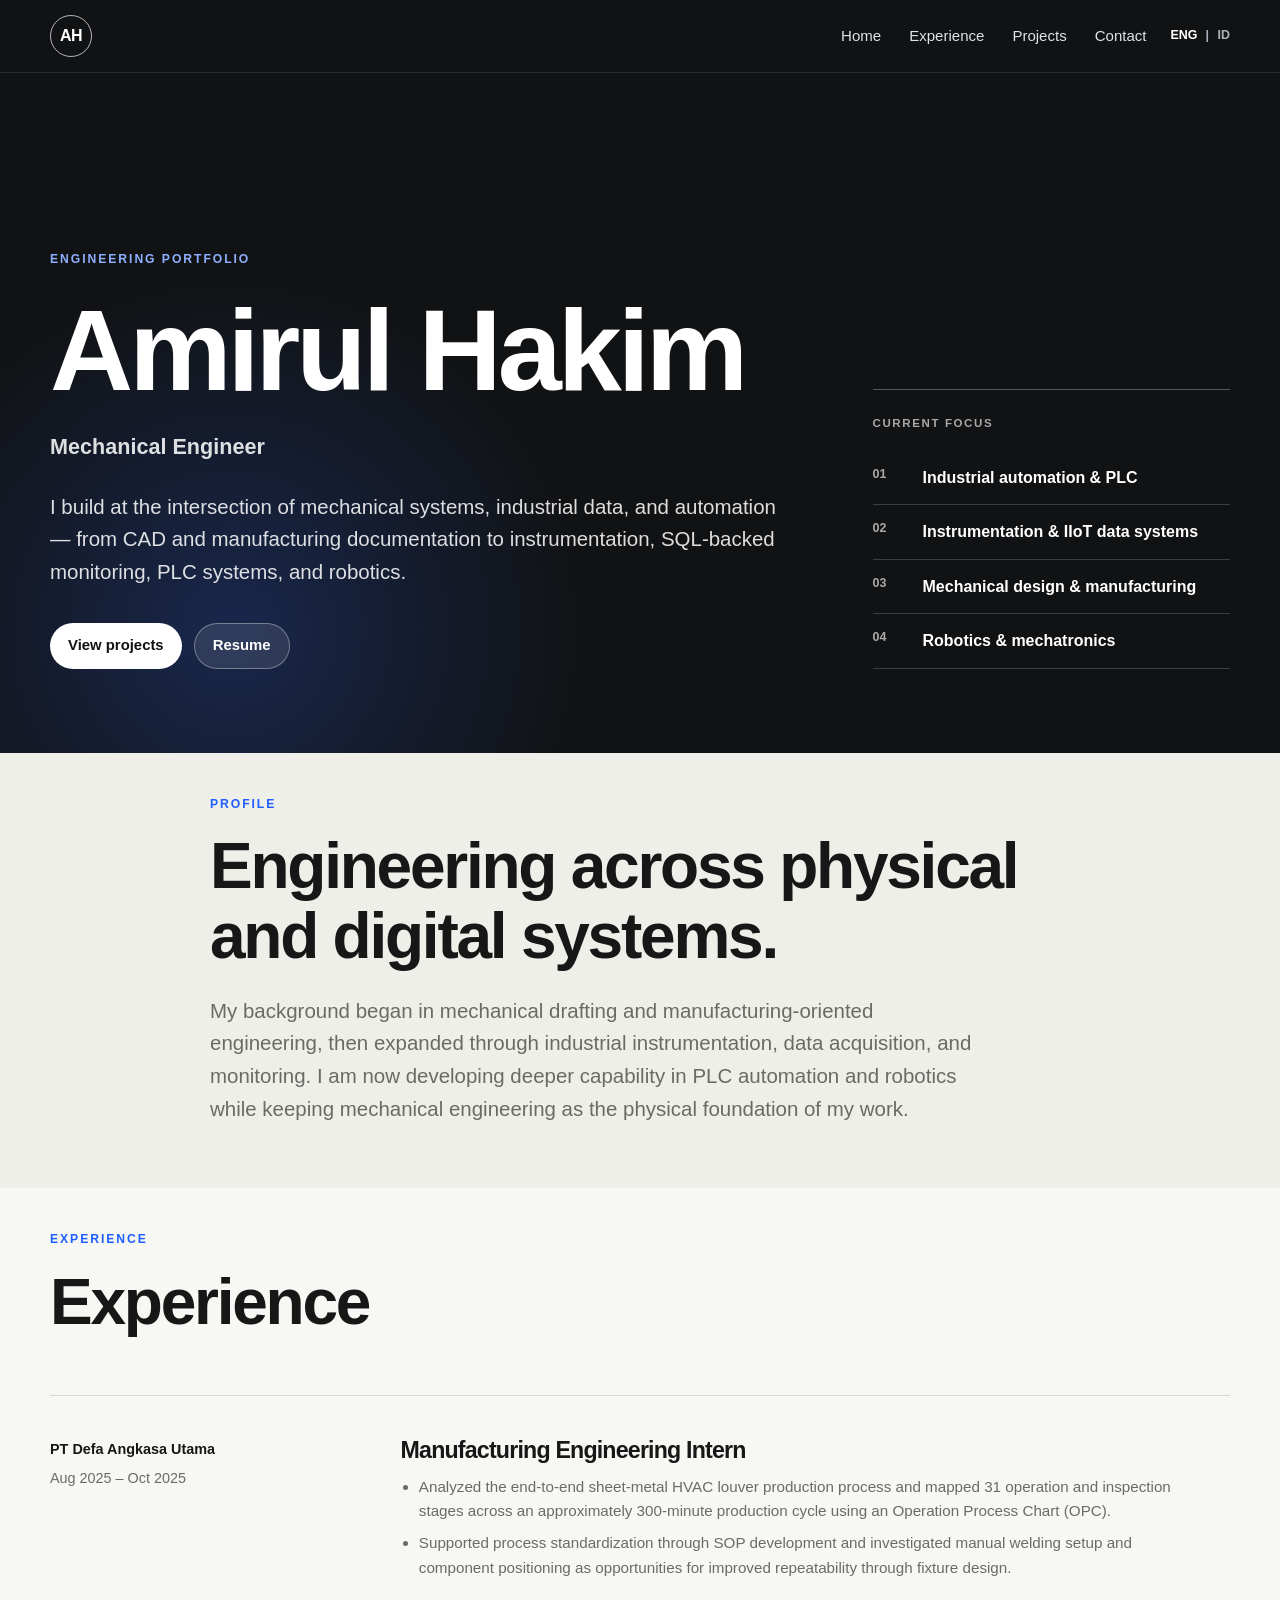
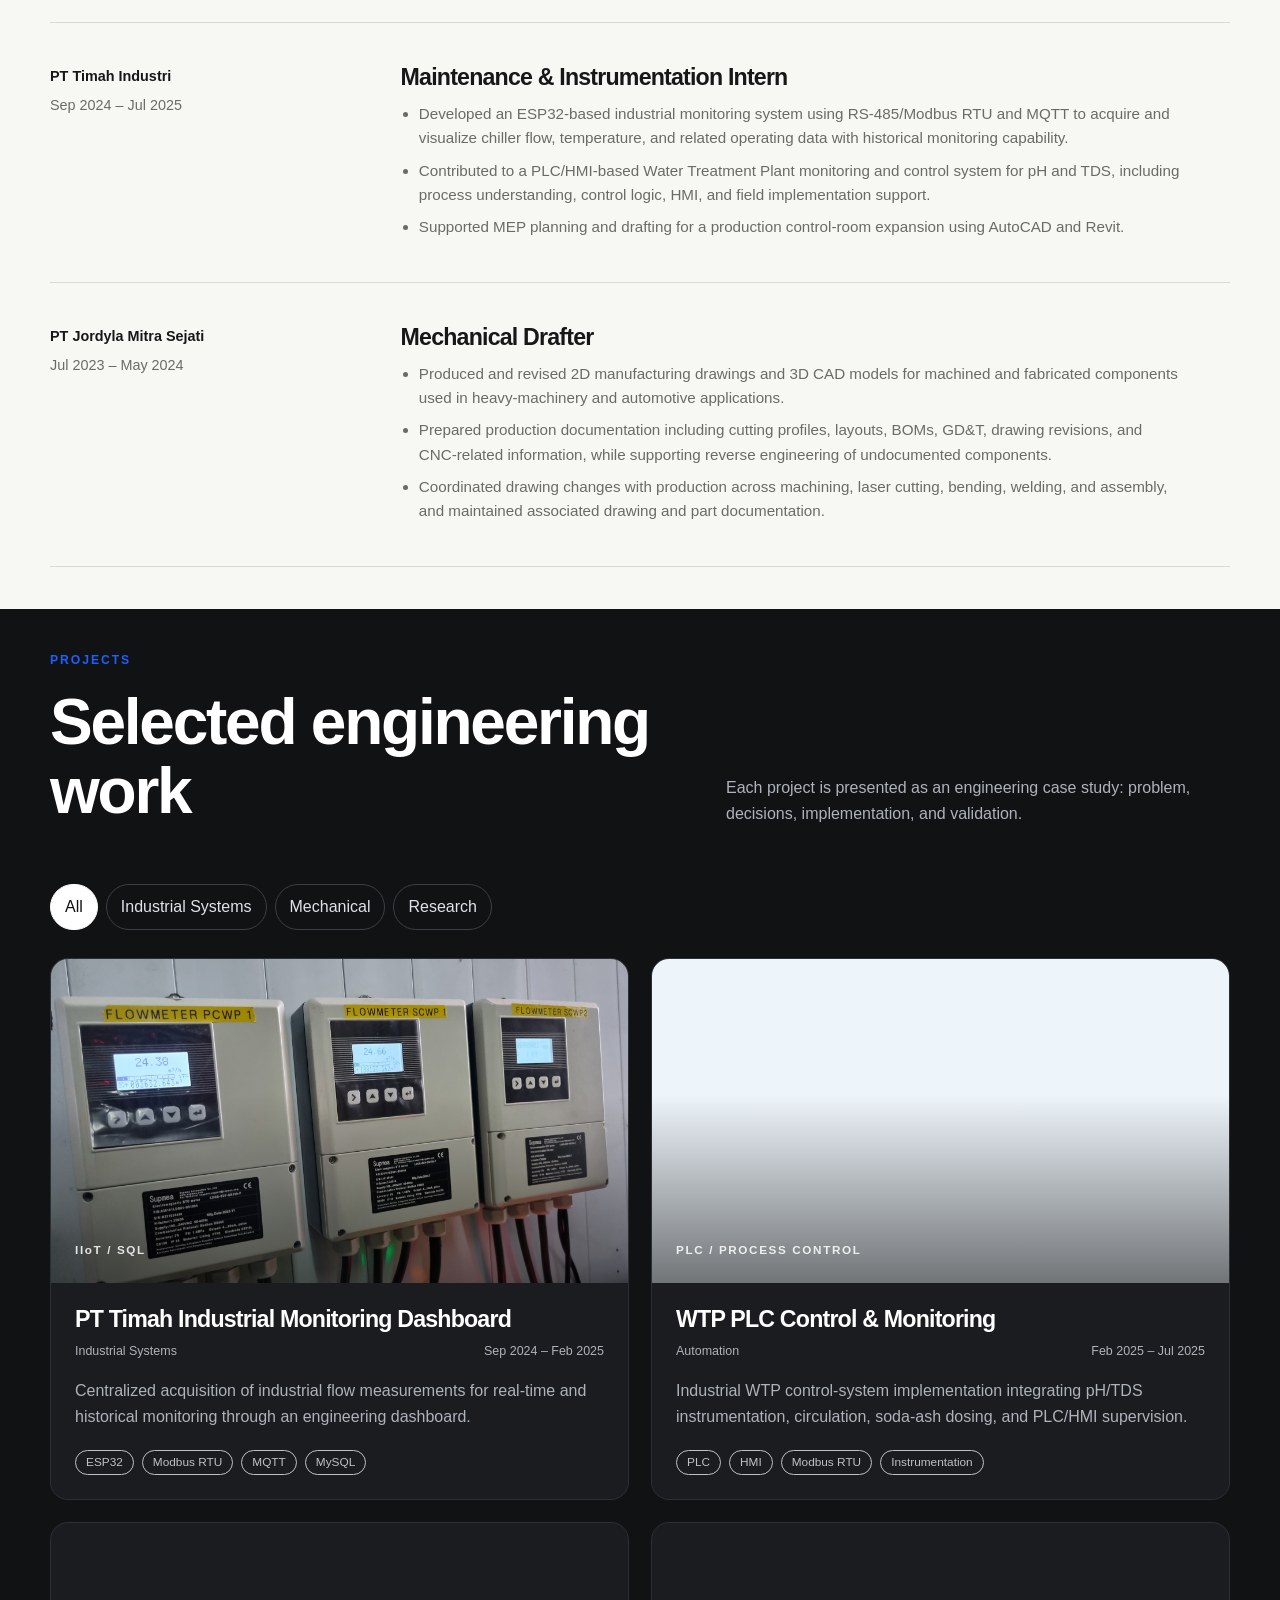
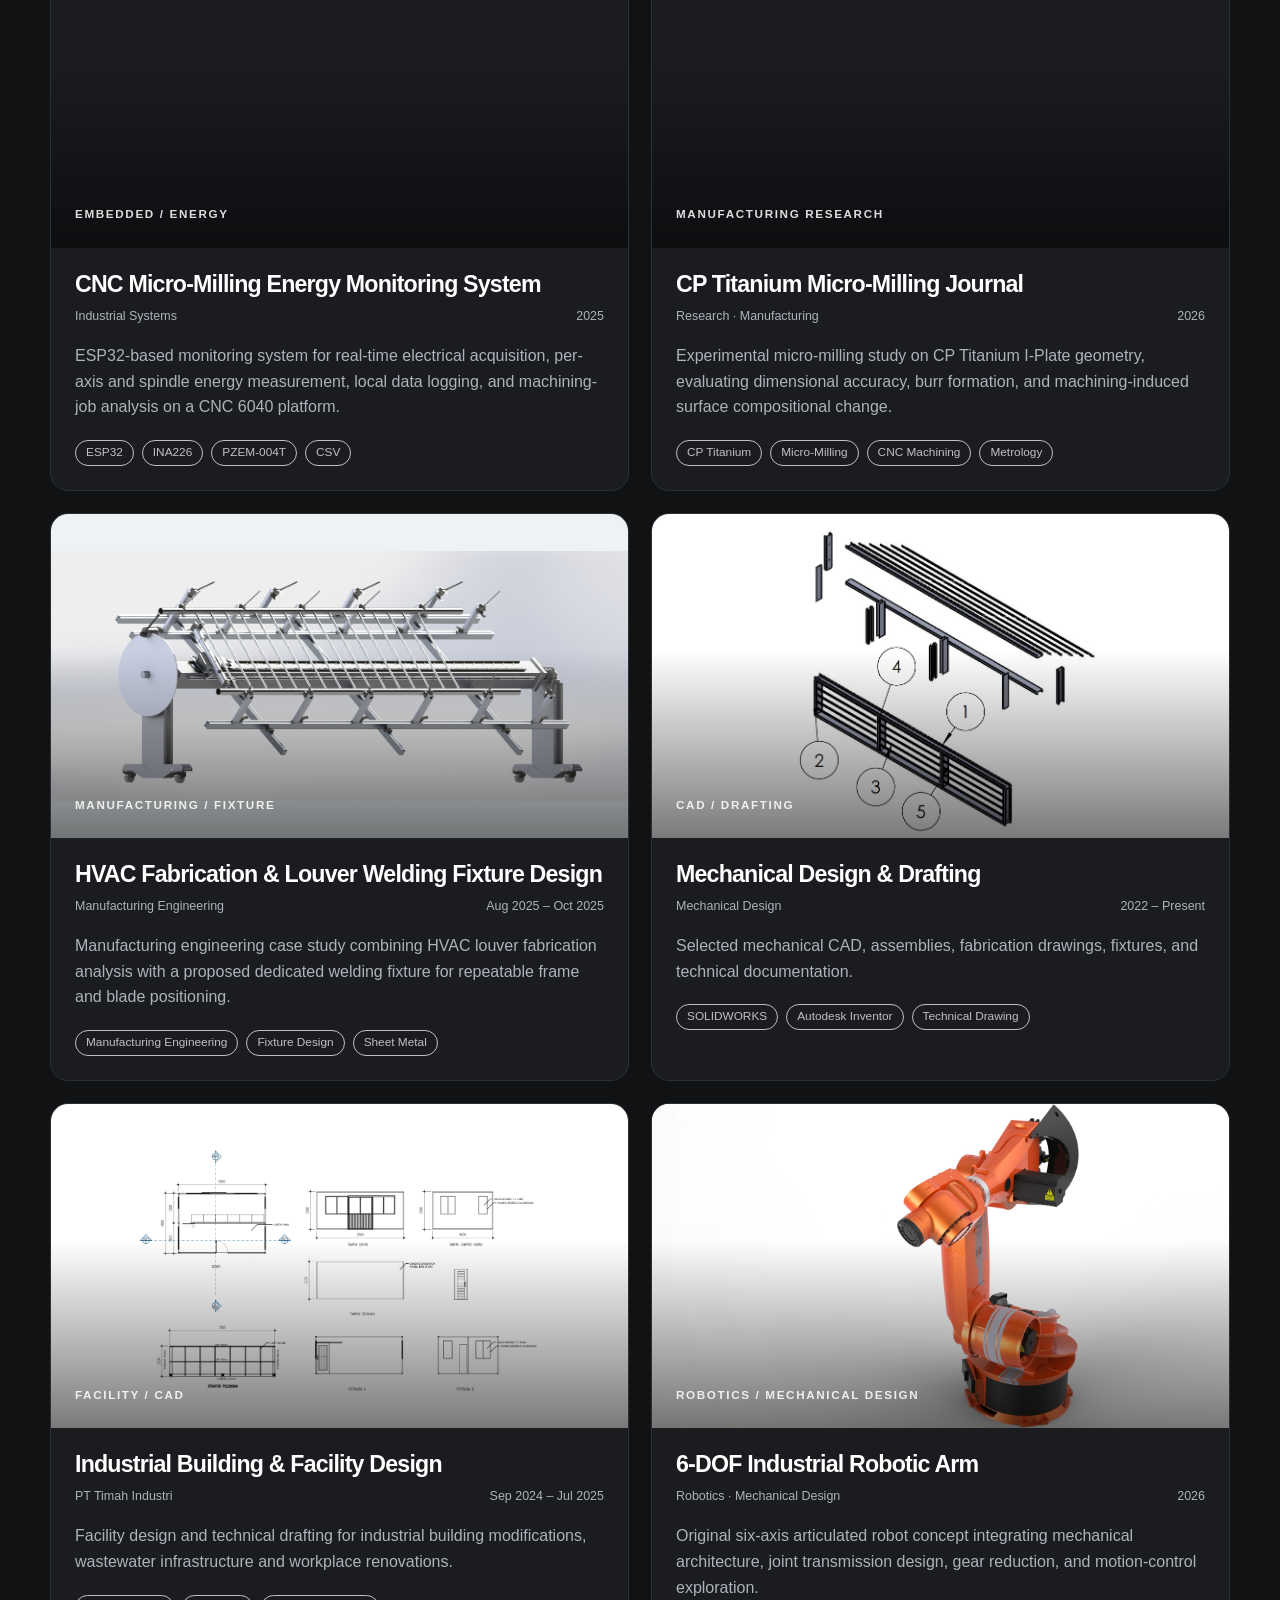
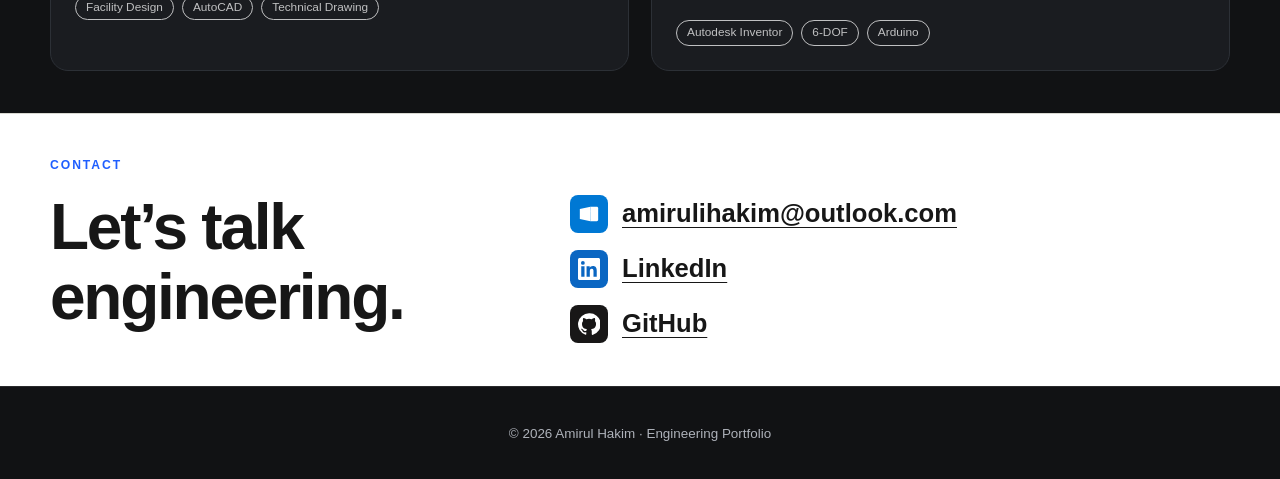
<file: index.html>
<!doctype html>
<html lang="en">
<head>
  <meta charset="utf-8" />
  <meta name="viewport" content="width=device-width, initial-scale=1" />
  <meta name="description" content="Amirul Hakim — Mechanical Engineering, Industrial Automation, IIoT, and Mechatronics portfolio." />
  <title>Amirul Hakim — Engineering Portfolio</title>
  <link rel="stylesheet" href="styles.css?v=20260922-robot" />
</head>
<body class="homepage">
  <header class="site-header">
    <div class="container nav-wrap">
      <a class="brand" href="#home" aria-label="Amirul Hakim home">AH</a>
      <button class="nav-toggle" aria-expanded="false" aria-controls="primary-nav" aria-label="Open navigation menu">
        <span></span>
        <span></span>
        <span></span>
      </button>
      <nav id="primary-nav" class="nav" aria-label="Primary navigation">
        <a href="#home">Home</a>
        <a href="#experience">Experience</a>
        <a href="#projects">Projects</a>
        <a href="#contact">Contact</a>
      </nav>
    </div>
  </header>

  <main>
    <section id="home" class="hero section">
      <video class="hero-video" autoplay muted loop playsinline aria-hidden="true">
        <source src="assets/hero-background.mp4" type="video/mp4" />
      </video>
      <div class="container hero-grid">
        <div>
          <p class="eyebrow">ENGINEERING PORTFOLIO</p>
          <h1>Amirul Hakim</h1>
          <p class="hero-role">Mechanical Engineer</p>
          <p class="hero-copy">
            I build at the intersection of mechanical systems, industrial data, and automation —
            from CAD and manufacturing documentation to instrumentation, SQL-backed monitoring,
            PLC systems, and robotics.
          </p>
          <div class="hero-actions">
            <a class="button button-primary" href="#projects">View projects</a>
            <a class="button button-ghost" href="assets/Amirul-Hakim-CV.pdf" target="_blank" rel="noreferrer">Resume</a>
          </div>
        </div>

        <aside class="hero-panel" aria-label="Current focus">
          <p class="panel-label">CURRENT FOCUS</p>
          <ul class="focus-list">
            <li><span>01</span> Industrial automation & PLC</li>
            <li><span>02</span> Instrumentation & IIoT data systems</li>
            <li><span>03</span> Mechanical design & manufacturing</li>
            <li><span>04</span> Robotics & mechatronics</li>
          </ul>
        </aside>
      </div>
    </section>

    <section class="section section-muted" aria-labelledby="summary-heading">
      <div class="container narrow">
        <p class="eyebrow">PROFILE</p>
        <h2 id="summary-heading">Engineering across physical and digital systems.</h2>
        <p class="lead">
          My background began in mechanical drafting and manufacturing-oriented engineering,
          then expanded through industrial instrumentation, data acquisition, and monitoring.
          I am now developing deeper capability in PLC automation and robotics while keeping
          mechanical engineering as the physical foundation of my work.
        </p>
      </div>
    </section>

    <section id="experience" class="section">
      <div class="container">
        <div class="section-heading">
          <div>
            <p class="eyebrow">EXPERIENCE</p>
            <h2>Experience</h2>
          </div>
        </div>

        <div class="timeline">
          <article class="timeline-item">
            <div class="timeline-meta">
              <span>PT Defa Angkasa Utama</span>
              <span>Aug 2025 &ndash; Oct 2025</span>
            </div>
            <div class="timeline-body">
              <h3>Manufacturing Engineering Intern</h3>
              <ul>
                <li>Analyzed the end-to-end sheet-metal HVAC louver production process and mapped 31 operation and inspection stages across an approximately 300-minute production cycle using an Operation Process Chart (OPC).</li>
                <li>Supported process standardization through SOP development and investigated manual welding setup and component positioning as opportunities for improved repeatability through fixture design.</li>
              </ul>
            </div>
          </article>

          <article class="timeline-item">
            <div class="timeline-meta">
              <span>PT Timah Industri</span>
              <span>Sep 2024 &ndash; Jul 2025</span>
            </div>
            <div class="timeline-body">
              <h3>Maintenance &amp; Instrumentation Intern</h3>
              <ul>
                <li>Developed an ESP32-based industrial monitoring system using RS-485/Modbus RTU and MQTT to acquire and visualize chiller flow, temperature, and related operating data with historical monitoring capability.</li>
                <li>Contributed to a PLC/HMI-based Water Treatment Plant monitoring and control system for pH and TDS, including process understanding, control logic, HMI, and field implementation support.</li>
                <li>Supported MEP planning and drafting for a production control-room expansion using AutoCAD and Revit.</li>
              </ul>
            </div>
          </article>

          <article class="timeline-item">
            <div class="timeline-meta">
              <span>PT Jordyla Mitra Sejati</span>
              <span>Jul 2023 &ndash; May 2024</span>
            </div>
            <div class="timeline-body">
              <h3>Mechanical Drafter</h3>
              <ul>
                <li>Produced and revised 2D manufacturing drawings and 3D CAD models for machined and fabricated components used in heavy-machinery and automotive applications.</li>
                <li>Prepared production documentation including cutting profiles, layouts, BOMs, GD&amp;T, drawing revisions, and CNC-related information, while supporting reverse engineering of undocumented components.</li>
                <li>Coordinated drawing changes with production across machining, laser cutting, bending, welding, and assembly, and maintained associated drawing and part documentation.</li>
              </ul>
            </div>
          </article>
        </div>
      </div>
    </section>

    <section id="projects" class="section section-dark">
      <div class="container">
        <div class="section-heading section-heading-light">
          <div>
            <p class="eyebrow">PROJECTS</p>
            <h2>Selected engineering work</h2>
          </div>
          <p>Each project is presented as an engineering case study: problem, decisions, implementation, and validation.</p>
        </div>

        <div class="filters" role="group" aria-label="Project filters">
          <button class="filter active" data-filter="all">All</button>
          <button class="filter" data-filter="industrial">Industrial Systems</button>
          <button class="filter" data-filter="mechanical">Mechanical</button>
          <button class="filter" data-filter="research">Research</button>
        </div>

        <div class="project-grid">
          <article class="project-card" data-category="industrial">
            <a class="project-link" href="projects/centralized-data-acquisition-monitoring-system.html">
              <div class="project-visual project-visual-timah"><img src="assets/projects/timah/flowmeter-hardware.jpg" alt="Installed industrial flowmeter hardware" loading="lazy" decoding="async" /><span>IIoT / SQL</span></div>
              <div class="project-content">
                <h3>PT Timah Industrial Monitoring Dashboard</h3>
                <div class="project-topline"><span>Industrial Systems</span><span data-energy-en="Sep 2024 – Feb 2025" data-energy-id="Sep 2024 – Feb 2025">Sep 2024 – Feb 2025</span></div>
                <p>Centralized acquisition of industrial flow measurements for real-time and historical monitoring through an engineering dashboard.</p>
                <div class="tags"><span>ESP32</span><span>Modbus RTU</span><span>MQTT</span><span>MySQL</span></div>
              </div>
            </a>
          </article>

          <article class="project-card" data-category="industrial development">
            <a class="project-link" href="projects/plc-process-automation.html">
              <div class="project-visual project-visual-timah project-visual-wtp"><img src="assets/projects/wtp/wtp-system-architecture.png" alt="Water Treatment Plant automation system architecture" loading="lazy" decoding="async" /><span>PLC / PROCESS CONTROL</span></div>
              <div class="project-content">
                <h3>WTP PLC Control &amp; Monitoring</h3>
                <div class="project-topline"><span>Automation</span><span data-energy-en="Feb 2025 – Jul 2025" data-energy-id="Feb 2025 – Jul 2025">Feb 2025 – Jul 2025</span></div>
                <p>Industrial WTP control-system implementation integrating pH/TDS instrumentation, circulation, soda-ash dosing, and PLC/HMI supervision.</p>
                <div class="tags"><span>PLC</span><span>HMI</span><span>Modbus RTU</span><span>Instrumentation</span></div>
              </div>
            </a>
          </article>

          <article class="project-card" data-category="research">
            <a class="project-link" href="projects/micro-milling-energy-monitoring.html">
              <div class="project-visual project-visual-timah"><img src="assets/projects/micro-milling-energy-monitoring/energy-monitoring-hero.jpg?v=20260916" alt="ESP32 energy-monitoring prototype with axis sensors and wiring" data-energy-en="ESP32 energy-monitoring prototype with axis sensors and wiring" data-energy-id="Prototipe monitoring energi ESP32 dengan sensor sumbu dan pengawatan" data-energy-attribute="alt" loading="lazy" decoding="async" /><span data-energy-en="EMBEDDED / ENERGY" data-energy-id="EMBEDDED / ENERGI">EMBEDDED / ENERGY</span></div>
              <div class="project-content">
                <h3 data-energy-en="CNC Micro-Milling Energy Monitoring System" data-energy-id="Sistem Monitoring Energi CNC Micro-Milling">CNC Micro-Milling Energy Monitoring System</h3>
                <div class="project-topline"><span>Industrial Systems</span><span data-energy-en="2025" data-energy-id="2025">2025</span></div>
                <p data-energy-en="ESP32-based monitoring system for real-time electrical acquisition, per-axis and spindle energy measurement, local data logging, and machining-job analysis on a CNC 6040 platform." data-energy-id="Sistem monitoring berbasis ESP32 untuk akuisisi parameter listrik secara real-time, pengukuran energi sumbu dan spindle, pencatatan data lokal, serta analisis energi per job pada CNC 6040.">ESP32-based monitoring system for real-time electrical acquisition, per-axis and spindle energy measurement, local data logging, and machining-job analysis on a CNC 6040 platform.</p>
                <div class="tags"><span>ESP32</span><span>INA226</span><span>PZEM-004T</span><span>CSV</span></div>
              </div>
            </a>
          </article>

          <article class="project-card" data-category="research mechanical">
            <a class="project-link" href="projects/cp-titanium-micro-milling.html">
              <div class="project-visual project-visual-timah project-visual-thesis"><img src="assets/projects/micromilling/micro-milling-hero.jpg" alt="CP Titanium micro-milling experiment" data-energy-en="CP Titanium micro-milling experiment" data-energy-id="Eksperimen micro-milling CP Titanium" data-energy-attribute="alt" loading="lazy" decoding="async" /><span>MANUFACTURING RESEARCH</span></div>
              <div class="project-content">
                <h3 data-energy-en="CP Titanium Micro-Milling Journal" data-energy-id="Jurnal Micro-Milling CP Titanium">CP Titanium Micro-Milling Journal</h3>
                <div class="project-topline"><span>Research · Manufacturing</span><span data-energy-en="2026" data-energy-id="2026">2026</span></div>
                <p>Experimental micro-milling study on CP Titanium I-Plate geometry, evaluating dimensional accuracy, burr formation, and machining-induced surface compositional change.</p>
                <div class="tags"><span>CP Titanium</span><span>Micro-Milling</span><span>CNC Machining</span><span>Metrology</span></div>
              </div>
            </a>
          </article>

          <article class="project-card" data-category="mechanical">
            <a class="project-link" href="projects/hvac-fabrication-louver-welding-fixture.html">
              <div class="project-visual project-visual-timah project-visual-defa"><img src="assets/projects/defa/proposed-louver-fixture-isometric.jpg" alt="Proposed louver welding fixture CAD concept" data-energy-en="Proposed louver welding fixture CAD concept" data-energy-id="Konsep CAD usulan fixture pengelasan louver" data-energy-attribute="alt" loading="lazy" decoding="async"><span data-energy-en="MANUFACTURING / FIXTURE" data-energy-id="MANUFAKTUR / FIXTURE">MANUFACTURING / FIXTURE</span></div>
              <div class="project-content">
                <h3 data-energy-en="HVAC Fabrication &amp; Louver Welding Fixture Design" data-energy-id="Fabrikasi HVAC &amp; Desain Fixture Pengelasan Louver">HVAC Fabrication &amp; Louver Welding Fixture Design</h3>
                <div class="project-topline"><span data-energy-en="Manufacturing Engineering" data-energy-id="Teknik Manufaktur">Manufacturing Engineering</span><span data-energy-en="Aug 2025 – Oct 2025" data-energy-id="Aug 2025 – Oct 2025">Aug 2025 – Oct 2025</span></div>
                <p data-energy-en="Manufacturing engineering case study combining HVAC louver fabrication analysis with a proposed dedicated welding fixture for repeatable frame and blade positioning." data-energy-id="Studi kasus teknik manufaktur yang memadukan analisis fabrikasi louver HVAC dengan usulan fixture pengelasan khusus untuk penempatan rangka dan bilah yang konsisten.">Manufacturing engineering case study combining HVAC louver fabrication analysis with a proposed dedicated welding fixture for repeatable frame and blade positioning.</p>
                <div class="tags"><span data-energy-en="Manufacturing Engineering" data-energy-id="Teknik Manufaktur">Manufacturing Engineering</span><span data-energy-en="Fixture Design" data-energy-id="Desain Fixture">Fixture Design</span><span data-energy-en="Sheet Metal" data-energy-id="Pelat Logam">Sheet Metal</span></div>
              </div>
            </a>
          </article>
          <article class="project-card" data-category="mechanical"><a class="project-link" href="projects/mechanical-design-drafting.html"><div class="project-visual project-visual-timah"><img src="assets/projects/mechanical-design/Louver%20Assembly%20Isometric.png" alt="Louver assembly isometric CAD drawing" data-energy-en="Louver assembly isometric CAD drawing" data-energy-id="Gambar CAD isometrik rakitan louver" data-energy-attribute="alt" loading="lazy" decoding="async" style="object-fit:contain;background:#fff"><span data-energy-en="CAD / DRAFTING" data-energy-id="CAD / GAMBAR TEKNIK">CAD / DRAFTING</span></div><div class="project-content"><h3 data-energy-en="Mechanical Design &amp; Drafting" data-energy-id="Desain &amp; Gambar Teknik Mekanik">Mechanical Design &amp; Drafting</h3><div class="project-topline"><span data-energy-en="Mechanical Design" data-energy-id="Desain Mekanik">Mechanical Design</span><span data-energy-en="2022 – Present" data-energy-id="2022 – Sekarang">2022 – Present</span></div><p data-energy-en="Selected mechanical CAD, assemblies, fabrication drawings, fixtures, and technical documentation." data-energy-id="Pilihan CAD mekanik, rakitan, gambar fabrikasi, fixture, dan dokumentasi teknis.">Selected mechanical CAD, assemblies, fabrication drawings, fixtures, and technical documentation.</p><div class="tags"><span>SOLIDWORKS</span><span>Autodesk Inventor</span><span data-energy-en="Technical Drawing" data-energy-id="Gambar Teknik">Technical Drawing</span></div></div></a></article>
          <article class="project-card" data-category="industrial mechanical"><a class="project-link" href="projects/industrial-building-facility-design.html"><div class="project-visual project-visual-timah"><img src="assets/projects/facility-design/control-panel-room-plan.webp" alt="Control-panel room plan and elevations" data-energy-en="Control-panel room plan and elevations" data-energy-id="Denah dan tampak ruang panel kontrol" data-energy-attribute="alt" loading="lazy" decoding="async" style="object-fit:contain;object-position:center;background:#fff"><span data-energy-en="FACILITY / CAD" data-energy-id="FASILITAS / CAD">FACILITY / CAD</span></div><div class="project-content"><h3 data-energy-en="Industrial Building &amp; Facility Design" data-energy-id="Desain Bangunan &amp; Fasilitas Industri">Industrial Building &amp; Facility Design</h3><div class="project-topline"><span>PT Timah Industri</span><span>Sep 2024 – Jul 2025</span></div><p data-energy-en="Facility design and technical drafting for industrial building modifications, wastewater infrastructure and workplace renovations." data-energy-id="Desain fasilitas dan gambar teknik untuk modifikasi bangunan industri, infrastruktur air limbah, dan renovasi tempat kerja.">Facility design and technical drafting for industrial building modifications, wastewater infrastructure and workplace renovations.</p><div class="tags"><span data-energy-en="Facility Design" data-energy-id="Desain Fasilitas">Facility Design</span><span>AutoCAD</span><span data-energy-en="Technical Drawing" data-energy-id="Gambar Teknik">Technical Drawing</span></div></div></a></article>
          <article class="project-card" data-category="mechanical"><a class="project-link" href="projects/6dof-industrial-robotic-arm.html"><div class="project-visual project-visual-timah project-visual-robot"><img src="assets/projects/robotic-arm/arm-model-1.jpg" alt="Six-axis articulated robot CAD concept" data-energy-en="Six-axis articulated robot CAD concept" data-energy-id="Konsep CAD robot artikulasi enam sumbu" data-energy-attribute="alt" width="1600" height="899" loading="lazy" decoding="async"><span data-energy-en="ROBOTICS / MECHANICAL DESIGN" data-energy-id="ROBOTIKA / DESAIN MEKANIK">ROBOTICS / MECHANICAL DESIGN</span></div><div class="project-content"><h3 data-energy-en="6-DOF Industrial Robotic Arm" data-energy-id="Lengan Robot Industri 6-DOF">6-DOF Industrial Robotic Arm</h3><div class="project-topline"><span data-energy-en="Robotics · Mechanical Design" data-energy-id="Robotika · Desain Mekanik">Robotics · Mechanical Design</span><span>2026</span></div><p data-energy-en="Original six-axis articulated robot concept integrating mechanical architecture, joint transmission design, gear reduction, and motion-control exploration." data-energy-id="Konsep orisinal robot artikulasi enam sumbu yang memadukan arsitektur mekanik, desain transmisi sendi, reduksi roda gigi, dan eksplorasi kontrol gerak.">Original six-axis articulated robot concept integrating mechanical architecture, joint transmission design, gear reduction, and motion-control exploration.</p><div class="tags"><span>Autodesk Inventor</span><span>6-DOF</span><span>Arduino</span></div></div></a></article>
        </div>
      </div>
    </section>

    <section id="contact" class="section contact-section">
      <div class="container">
        <p class="eyebrow">CONTACT</p>
        <div class="contact-grid">
          <h2>Let’s talk engineering.</h2>
          <div class="contact-links">
            <a href="mailto:amirulihakim@outlook.com">
              <span class="contact-icon contact-icon-outlook" aria-hidden="true">
                <svg viewBox="0 0 24 24" role="img">
                  <path d="M13.6 4.2h6.9c.8 0 1.5.7 1.5 1.5v12.6c0 .8-.7 1.5-1.5 1.5h-6.9V4.2Z" />
                  <path d="M13.6 6.8h7.2v10.4h-7.2V6.8Z" opacity=".22" />
                  <path d="m14 8.1 3.8 3 3.8-3v1.8l-3.8 2.9-3.8-2.9V8.1Z" />
                  <path d="M2 6.5 13.6 4v16L2 17.5v-11Z" />
                  <path d="M4.7 12c0-2.3 1.3-3.9 3.2-3.9s3.1 1.5 3.1 3.8c0 2.4-1.3 4-3.2 4-1.8 0-3.1-1.5-3.1-3.9Zm1.7 0c0 1.5.6 2.4 1.5 2.4s1.5-.9 1.5-2.4-.6-2.4-1.5-2.4-1.5.9-1.5 2.4Z" fill="currentColor" />
                </svg>
              </span>
              amirulihakim@outlook.com
            </a>
            <a href="https://www.linkedin.com/in/amirulihakim/" target="_blank" rel="noreferrer">
              <span class="contact-icon contact-icon-linkedin" aria-hidden="true">
                <svg viewBox="0 0 24 24" role="img">
                  <path d="M20.45 20.45h-3.56v-5.57c0-1.33-.02-3.04-1.85-3.04-1.86 0-2.14 1.45-2.14 2.95v5.66H9.34V8.98h3.42v1.57h.05c.48-.9 1.64-1.85 3.37-1.85 3.61 0 4.27 2.37 4.27 5.46v6.29ZM5.32 7.41a2.06 2.06 0 1 1 0-4.13 2.06 2.06 0 0 1 0 4.13Zm1.78 13.04H3.54V8.98H7.1v11.47ZM22.23 0H1.77C.79 0 0 .77 0 1.72v20.56C0 23.23.79 24 1.77 24h20.46c.98 0 1.77-.77 1.77-1.72V1.72C24 .77 23.21 0 22.23 0Z" />
                </svg>
              </span>
              LinkedIn
            </a>
            <a href="https://github.com/amirulihakim" target="_blank" rel="noreferrer">
              <span class="contact-icon contact-icon-github" aria-hidden="true">
                <svg viewBox="0 0 24 24" role="img">
                  <path d="M12 .3a12 12 0 0 0-3.79 23.38c.6.11.82-.26.82-.58v-2.04c-3.34.73-4.04-1.41-4.04-1.41-.55-1.39-1.34-1.76-1.34-1.76-1.09-.75.08-.73.08-.73 1.21.08 1.85 1.24 1.85 1.24 1.07 1.84 2.81 1.31 3.5 1 .11-.78.42-1.31.76-1.61-2.67-.3-5.47-1.33-5.47-5.93 0-1.31.47-2.38 1.24-3.22-.12-.3-.54-1.52.12-3.18 0 0 1.01-.32 3.3 1.23a11.5 11.5 0 0 1 6.01 0c2.29-1.55 3.3-1.23 3.3-1.23.66 1.66.24 2.88.12 3.18.77.84 1.23 1.91 1.23 3.22 0 4.61-2.81 5.63-5.49 5.93.43.37.82 1.1.82 2.22v3.29c0 .32.21.69.83.57A12 12 0 0 0 12 .3Z" />
                </svg>
              </span>
              GitHub
            </a>
          </div>
        </div>
      </div>
    </section>
  </main>

  <footer class="footer">
    <div class="container footer-inner">
      <span>© <span id="year"></span> Amirul Hakim · Engineering Portfolio</span>
    </div>
  </footer>

  <script src="script.js?v=20260907-1"></script>
</body>
</html>
</file>
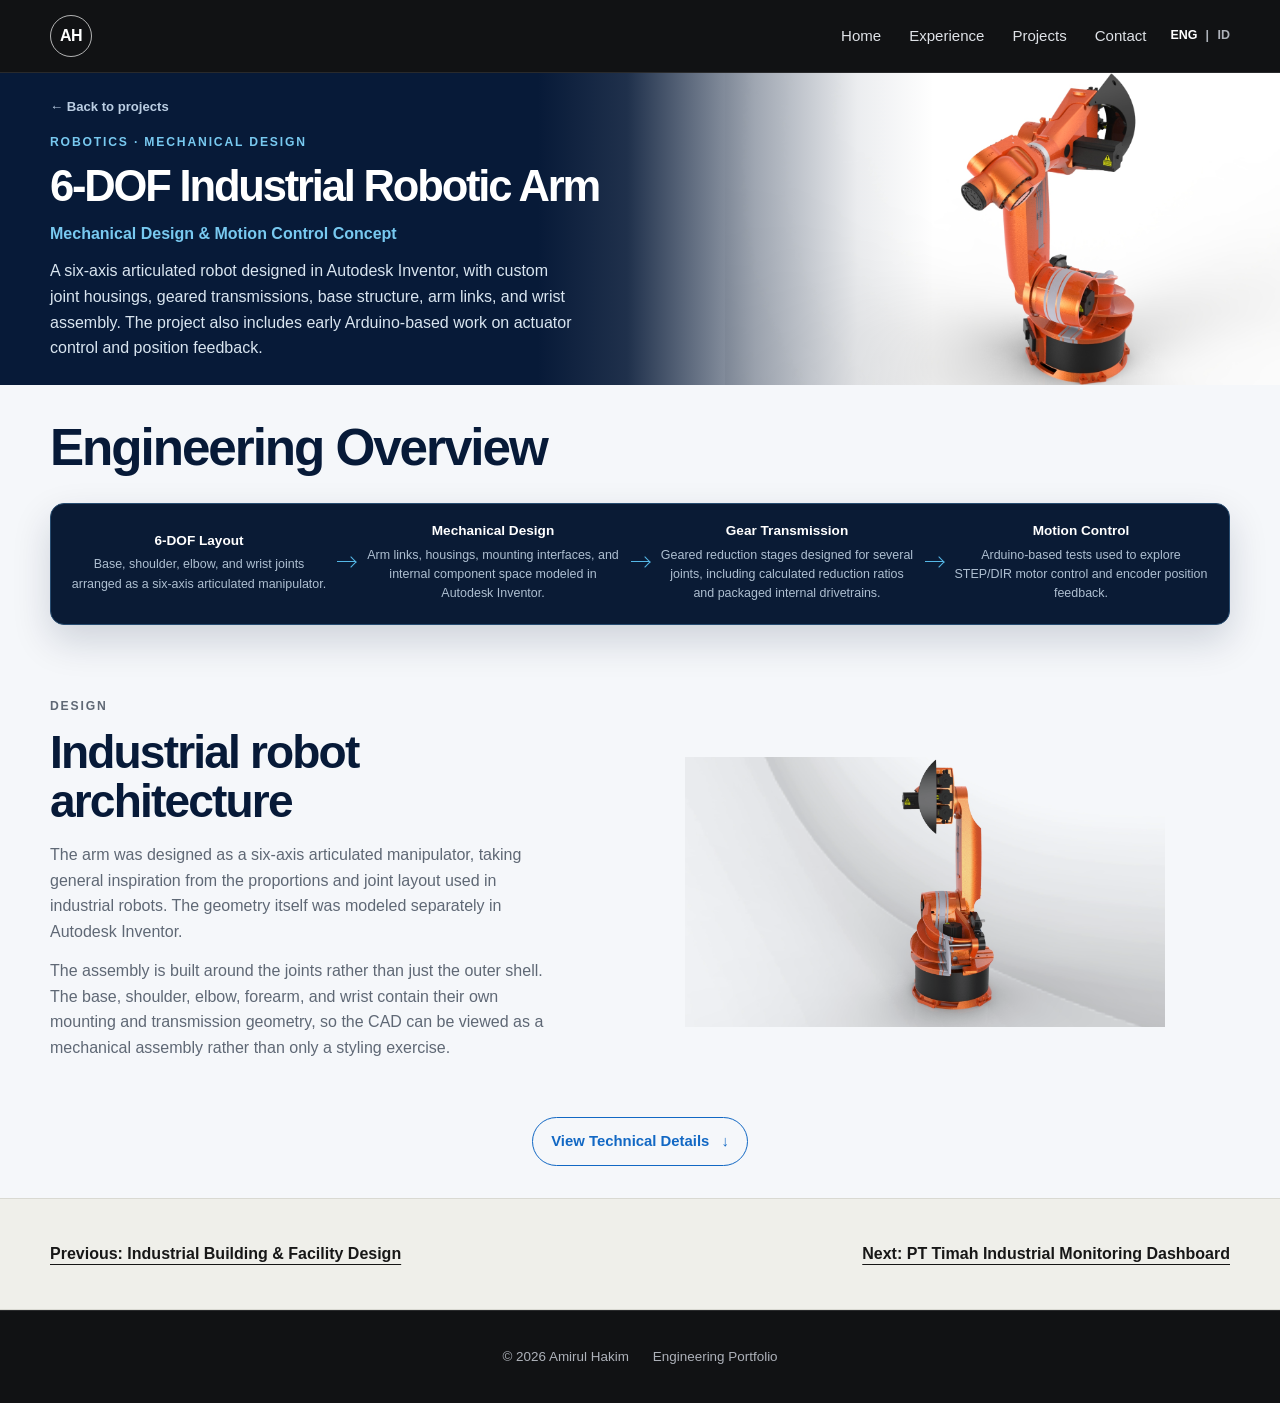
<file: projects/6dof-industrial-robotic-arm.html>
<!doctype html>
<html lang="en">
<head>
<meta charset="utf-8">
<meta name="viewport" content="width=device-width, initial-scale=1">
<title data-energy-en="6-DOF Industrial Robotic Arm | Amirul Hakim" data-energy-id="Lengan Robot Industri 6-DOF | Amirul Hakim">6-DOF Industrial Robotic Arm | Amirul Hakim</title>
<meta name="description" content="Six-axis robotic arm CAD in Autodesk Inventor, covering joint housings, geared transmissions, and early Arduino motor-control and encoder experiments." data-energy-en="Six-axis robotic arm CAD in Autodesk Inventor, covering joint housings, geared transmissions, and early Arduino motor-control and encoder experiments." data-energy-id="CAD lengan robot enam sumbu di Autodesk Inventor, mencakup housing sendi, transmisi roda gigi, serta percobaan awal kontrol motor Arduino dan encoder." data-energy-attribute="content">
<link rel="preload" as="image" href="../assets/projects/robotic-arm/arm-model-1.jpg">
<link rel="canonical" href="https://amirulihakim.github.io/projects/6dof-industrial-robotic-arm.html">
<link rel="stylesheet" href="../styles.css?v=20260922-robot-rear">
<meta property="og:title" content="6-DOF Industrial Robotic Arm | Amirul Hakim">
<meta property="og:description" content="Six-axis robotic arm CAD in Autodesk Inventor, covering joint housings, geared transmissions, and early Arduino motor-control and encoder experiments.">
<meta property="og:type" content="article">
<meta property="og:url" content="https://amirulihakim.github.io/projects/6dof-industrial-robotic-arm.html">
<meta property="og:image" content="https://amirulihakim.github.io/assets/projects/robotic-arm/arm-model-1.jpg">
<meta name="twitter:card" content="summary_large_image">
<meta name="twitter:title" content="6-DOF Industrial Robotic Arm | Amirul Hakim">
<meta name="twitter:description" content="Six-axis robotic arm CAD in Autodesk Inventor, covering joint housings, geared transmissions, and early Arduino motor-control and encoder experiments.">
<meta name="twitter:image" content="https://amirulihakim.github.io/assets/projects/robotic-arm/arm-model-1.jpg">
</head>
<body class="timah-page thesis-page robot-page">
<header class="site-header"><div class="container nav-wrap">
    <a class="brand" href="../index.html#home" aria-label="Amirul Hakim home">AH</a>
    <button class="nav-toggle" aria-expanded="false" aria-controls="primary-nav" aria-label="Open navigation menu"><span></span><span></span><span></span></button>
    <nav id="primary-nav" class="nav" aria-label="Primary navigation"><a href="../index.html#home">Home</a><a href="../index.html#experience">Experience</a><a href="../index.html#projects">Projects</a><a href="../index.html#contact">Contact</a></nav>
  </div></header>
<main>
<section class="timah-hero robot-hero"><div class="container"><a data-energy-en="← Back to projects" data-energy-id="← Kembali ke proyek" class="timah-back" href="../index.html#projects">← Back to projects</a><div class="timah-hero-grid"><div class="timah-hero-copy"><p data-energy-en="Robotics · Mechanical Design" data-energy-id="Robotika · Desain Mekanik" class="timah-eyebrow">Robotics · Mechanical Design</p><h1 data-energy-en="6-DOF Industrial Robotic Arm" data-energy-id="Lengan Robot Industri 6-DOF">6-DOF Industrial Robotic Arm</h1><p data-energy-en="Mechanical Design &amp; Motion Control Concept" data-energy-id="Desain Mekanik &amp; Konsep Kontrol Gerak" class="robot-subtitle">Mechanical Design &amp; Motion Control Concept</p><p data-energy-en="A six-axis articulated robot designed in Autodesk Inventor, with custom joint housings, geared transmissions, base structure, arm links, and wrist assembly. The project also includes early Arduino-based work on actuator control and position feedback." data-energy-id="Robot artikulasi enam sumbu yang dirancang di Autodesk Inventor, dengan housing sendi khusus, transmisi roda gigi, struktur basis, link lengan, dan rakitan pergelangan. Proyek ini juga mencakup percobaan awal berbasis Arduino untuk kontrol aktuator dan umpan balik posisi." class="timah-lead">A six-axis articulated robot designed in Autodesk Inventor, with custom joint housings, geared transmissions, base structure, arm links, and wrist assembly. The project also includes early Arduino-based work on actuator control and position feedback.</p></div></div></div></section>
<section id="engineering-overview" class="timah-section"><div class="container"><div class="timah-section-heading"><div><h2 data-energy-en="Engineering Overview" data-energy-id="Gambaran Teknik">Engineering Overview</h2></div></div><div class="timah-system-card"><div class="timah-overview-flow robot-overview"><article><strong data-energy-en="6-DOF Layout" data-energy-id="Susunan 6-DOF">6-DOF Layout</strong><span data-energy-en="Base, shoulder, elbow, and wrist joints arranged as a six-axis articulated manipulator." data-energy-id="Sendi basis, bahu, siku, dan pergelangan disusun sebagai manipulator artikulasi enam sumbu.">Base, shoulder, elbow, and wrist joints arranged as a six-axis articulated manipulator.</span></article><i aria-hidden="true"></i><article><strong data-energy-en="Mechanical Design" data-energy-id="Desain Mekanik">Mechanical Design</strong><span data-energy-en="Arm links, housings, mounting interfaces, and internal component space modeled in Autodesk Inventor." data-energy-id="Link lengan, housing, antarmuka pemasangan, dan ruang komponen internal dimodelkan di Autodesk Inventor.">Arm links, housings, mounting interfaces, and internal component space modeled in Autodesk Inventor.</span></article><i aria-hidden="true"></i><article><strong data-energy-en="Gear Transmission" data-energy-id="Transmisi Roda Gigi">Gear Transmission</strong><span data-energy-en="Geared reduction stages designed for several joints, including calculated reduction ratios and packaged internal drivetrains." data-energy-id="Tahap reduksi roda gigi dirancang untuk beberapa sendi, termasuk perhitungan rasio reduksi dan penataan transmisi internal.">Geared reduction stages designed for several joints, including calculated reduction ratios and packaged internal drivetrains.</span></article><i aria-hidden="true"></i><article><strong data-energy-en="Motion Control" data-energy-id="Kontrol Gerak">Motion Control</strong><span data-energy-en="Arduino-based tests used to explore STEP/DIR motor control and encoder position feedback." data-energy-id="Percobaan berbasis Arduino untuk mempelajari kontrol motor STEP/DIR dan umpan balik posisi encoder.">Arduino-based tests used to explore STEP/DIR motor control and encoder position feedback.</span></article></div></div></div></section>
<section class="timah-section robot-design-section"><div class="container robot-design-layout"><div><p data-energy-en="Design" data-energy-id="Desain" class="timah-section-label">Design</p><h2 data-energy-en="Industrial robot architecture" data-energy-id="Arsitektur robot industri">Industrial robot architecture</h2><p data-energy-en="The arm was designed as a six-axis articulated manipulator, taking general inspiration from the proportions and joint layout used in industrial robots. The geometry itself was modeled separately in Autodesk Inventor." data-energy-id="Lengan dirancang sebagai manipulator artikulasi enam sumbu dengan inspirasi umum dari proporsi dan susunan sendi robot industri. Geometrinya dimodelkan secara terpisah di Autodesk Inventor.">The arm was designed as a six-axis articulated manipulator, taking general inspiration from the proportions and joint layout used in industrial robots. The geometry itself was modeled separately in Autodesk Inventor.</p><p data-energy-en="The assembly is built around the joints rather than just the outer shell. The base, shoulder, elbow, forearm, and wrist contain their own mounting and transmission geometry, so the CAD can be viewed as a mechanical assembly rather than only a styling exercise." data-energy-id="Rakitan disusun berdasarkan sendinya, bukan hanya bentuk luar. Basis, bahu, siku, lengan bawah, dan pergelangan memiliki geometri pemasangan dan transmisi masing-masing, sehingga CAD memperlihatkan susunan mekanik, bukan sekadar bentuk.">The assembly is built around the joints rather than just the outer shell. The base, shoulder, elbow, forearm, and wrist contain their own mounting and transmission geometry, so the CAD can be viewed as a mechanical assembly rather than only a styling exercise.</p></div><figure class="robot-rear-visual"><img src="../assets/projects/robotic-arm/arm-model-behind.jpg" alt="Rear CAD view showing arm links and joint packaging" data-energy-en="Rear CAD view showing arm links and joint packaging" data-energy-id="Tampak belakang CAD yang menunjukkan link lengan dan penataan sendi" data-energy-attribute="alt" width="1600" height="899" loading="lazy" decoding="async"></figure></div></section>
<details class="thesis-case-study"><summary class="container thesis-disclosure"><span class="button thesis-disclosure-toggle"><span data-energy-en="View Technical Details" data-energy-id="Lihat Detail Teknis" class="thesis-expand-label">View Technical Details</span><span data-energy-en="Hide Technical Details" data-energy-id="Sembunyikan Detail Teknis" class="thesis-collapse-label">Hide Technical Details</span><span class="thesis-chevron" aria-hidden="true">↓</span></span></summary>
<section id="mechanical-architecture" class="timah-section thesis-dark"><div class="container"><div class="timah-section-heading"><div><p data-energy-en="6-Axis Architecture" data-energy-id="Arsitektur 6 Sumbu" class="timah-section-label">6-Axis Architecture</p><h2 data-energy-en="Joint layout" data-energy-id="Susunan sendi">Joint layout</h2></div></div><div class="thesis-measure-grid robot-architecture-grid"><article><h3 data-energy-en="J1 — Base" data-energy-id="J1 — Basis">J1 — Base</h3><p data-energy-en="Rotation of the complete upper arm around the vertical axis." data-energy-id="Rotasi seluruh lengan atas terhadap sumbu vertikal.">Rotation of the complete upper arm around the vertical axis.</p></article><article><h3 data-energy-en="J2 — Shoulder" data-energy-id="J2 — Bahu">J2 — Shoulder</h3><p data-energy-en="Raises and lowers the primary arm structure." data-energy-id="Menaikkan dan menurunkan struktur utama lengan.">Raises and lowers the primary arm structure.</p></article><article><h3 data-energy-en="J3 — Elbow" data-energy-id="J3 — Siku">J3 — Elbow</h3><p data-energy-en="Changes the effective reach of the manipulator." data-energy-id="Mengubah jangkauan efektif manipulator.">Changes the effective reach of the manipulator.</p></article><article><h3 data-energy-en="J4 — Wrist / Forearm Rotation" data-energy-id="J4 — Rotasi Pergelangan / Lengan Bawah">J4 — Wrist / Forearm Rotation</h3><p data-energy-en="Rotates the forearm and wrist assembly." data-energy-id="Memutar rakitan lengan bawah dan pergelangan.">Rotates the forearm and wrist assembly.</p></article><article><h3 data-energy-en="J5 — Wrist Pitch" data-energy-id="J5 — Tekukan Pergelangan">J5 — Wrist Pitch</h3><p data-energy-en="Changes the tool orientation through the wrist." data-energy-id="Mengubah orientasi alat melalui pergelangan.">Changes the tool orientation through the wrist.</p></article><article><h3 data-energy-en="J6 — Tool Rotation" data-energy-id="J6 — Rotasi Alat">J6 — Tool Rotation</h3><p data-energy-en="Rotates the final mounting axis." data-energy-id="Memutar sumbu pemasangan akhir.">Rotates the final mounting axis.</p></article></div></div></section>
<section class="timah-section"><div class="container"><div class="timah-section-heading"><div><p data-energy-en="Mechanical Design" data-energy-id="Desain Mekanik" class="timah-section-label">Mechanical Design</p><h2 data-energy-en="Joint housings and transmissions" data-energy-id="Housing sendi dan transmisi">Joint housings and transmissions</h2></div></div><p data-energy-en="The CAD was broken down into individual mechanical sections so the motors, gears, shafts, bearings, and joint interfaces had defined space inside the arm." data-energy-id="CAD dibagi menjadi bagian mekanik tersendiri agar motor, roda gigi, poros, bearing, dan antarmuka sendi memiliki ruang yang jelas di dalam lengan.">The CAD was broken down into individual mechanical sections so the motors, gears, shafts, bearings, and joint interfaces had defined space inside the arm.</p><div class="robot-joint-grid"><figure class="timah-media-card"><img src="../assets/projects/robotic-arm/Gearbox.png" alt="CAD detail: Gear reduction concept" data-energy-en="CAD detail: Gear reduction concept" data-energy-id="Detail CAD: Konsep reduksi roda gigi" data-energy-attribute="alt" width="691" height="550" loading="lazy" decoding="async"><figcaption><h3 data-energy-en="Gearbox" data-energy-id="Gearbox">Gearbox</h3><span data-energy-en="Internal reduction stage used to transmit motor rotation to a joint output." data-energy-id="Tahap reduksi internal untuk meneruskan putaran motor ke keluaran sendi.">Internal reduction stage used to transmit motor rotation to a joint output.</span></figcaption></figure><figure class="timah-media-card"><img src="../assets/projects/robotic-arm/Gearbox-2.png" alt="CAD detail: Secondary transmission" data-energy-en="CAD detail: Secondary transmission" data-energy-id="Detail CAD: Transmisi sekunder" data-energy-attribute="alt" width="664" height="625" loading="lazy" decoding="async"><figcaption><h3 data-energy-en="Secondary Gearbox" data-energy-id="Gearbox Sekunder">Secondary Gearbox</h3><span data-energy-en="Alternative geared arrangement used in another rotational axis." data-energy-id="Susunan roda gigi alternatif yang digunakan pada sumbu rotasi lainnya.">Alternative geared arrangement used in another rotational axis.</span></figcaption></figure><figure class="timah-media-card"><img src="../assets/projects/robotic-arm/Base.png" alt="CAD detail: Base assembly" data-energy-en="CAD detail: Base assembly" data-energy-id="Detail CAD: Rakitan basis" data-energy-attribute="alt" width="925" height="678" loading="lazy" decoding="async"><figcaption><h3 data-energy-en="Base Assembly" data-energy-id="Rakitan Basis">Base Assembly</h3><span data-energy-en="Lower structure containing the main rotational joint and the first transmission stage." data-energy-id="Struktur bawah yang memuat sendi rotasi utama dan tahap transmisi pertama.">Lower structure containing the main rotational joint and the first transmission stage.</span></figcaption></figure><figure class="timah-media-card"><img src="../assets/projects/robotic-arm/Elbow.png" alt="CAD detail: Elbow housing" data-energy-en="CAD detail: Elbow housing" data-energy-id="Detail CAD: Housing siku" data-energy-attribute="alt" width="796" height="583" loading="lazy" decoding="async"><figcaption><h3 data-energy-en="Elbow" data-energy-id="Siku">Elbow</h3><span data-energy-en="Structural connection between the upper and forearm sections, with internal space reserved for the joint drive." data-energy-id="Sambungan struktural antara lengan atas dan lengan bawah, dengan ruang internal untuk penggerak sendi.">Structural connection between the upper and forearm sections, with internal space reserved for the joint drive.</span></figcaption></figure><figure class="timah-media-card"><img src="../assets/projects/robotic-arm/Wrist-Housing.png" alt="CAD detail: Wrist housing" data-energy-en="CAD detail: Wrist housing" data-energy-id="Detail CAD: Housing pergelangan" data-energy-attribute="alt" width="787" height="517" loading="lazy" decoding="async"><figcaption><h3 data-energy-en="Wrist Housing" data-energy-id="Housing Pergelangan">Wrist Housing</h3><span data-energy-en="Compact housing for the final wrist axes and actuator mounting." data-energy-id="Housing ringkas untuk sumbu pergelangan akhir dan pemasangan aktuator.">Compact housing for the final wrist axes and actuator mounting.</span></figcaption></figure></div><h3 data-energy-en="Gear reduction" data-energy-id="Reduksi roda gigi" class="robot-reduction-heading">Gear reduction</h3><p data-energy-en="Several joints use gear reduction between the motor and joint output. The reduction lowers output speed while increasing the available output torque and angular resolution." data-energy-id="Beberapa sendi menggunakan reduksi roda gigi antara motor dan keluaran sendi. Reduksi menurunkan kecepatan keluaran sekaligus meningkatkan torsi keluaran yang tersedia dan resolusi sudut.">Several joints use gear reduction between the motor and joint output. The reduction lowers output speed while increasing the available output torque and angular resolution.</p><p data-energy-en="Gear ratios were calculated during the CAD development. Motor torque, bearing loads, structural stresses, payload capacity, and transmission efficiency have not yet been fully sized." data-energy-id="Gear ratio dihitung selama pengembangan CAD. Torsi motor, beban bearing, tegangan struktur, kapasitas payload, dan efisiensi transmisi belum selesai dihitung untuk penentuan ukuran komponen.">Gear ratios were calculated during the CAD development. Motor torque, bearing loads, structural stresses, payload capacity, and transmission efficiency have not yet been fully sized.</p></div></section>
<section class="timah-section robot-motion-section"><div class="container"><div class="timah-section-heading"><div><p data-energy-en="Motion Control" data-energy-id="Kontrol Gerak" class="timah-section-label">Motion Control</p><h2 data-energy-en="Early actuator control work" data-energy-id="Percobaan awal kontrol aktuator">Early actuator control work</h2></div></div><h3 data-energy-en="Stepper Position-Control Study" data-energy-id="Studi Kontrol Posisi Stepper">Stepper Position-Control Study</h3><p data-energy-en="An Arduino-based stepper setup was built to explore actuator control, variable motion profiles, and position feedback before integrating electronics into the robotic arm." data-energy-id="Setup stepper berbasis Arduino dibuat untuk mempelajari kontrol aktuator, profil gerak variabel, dan umpan balik posisi sebelum mengintegrasikan elektronik ke lengan robot.">An Arduino-based stepper setup was built to explore actuator control, variable motion profiles, and position feedback before integrating electronics into the robotic arm.</p><div class="robot-hardware-grid"><figure class="timah-media-card"><img src="../assets/projects/robotic-arm/motion-control-test-rig.jpg" width="1280" height="960" alt="Arduino-based STEP/DIR test setup with stepper driver, power supply, and emergency stop." data-energy-en="Arduino-based STEP/DIR test setup with stepper driver, power supply, and emergency stop." data-energy-id="Setup uji STEP/DIR berbasis Arduino dengan driver stepper, catu daya, dan emergency stop." data-energy-attribute="alt" loading="lazy" decoding="async"><figcaption><h4 data-energy-en="Motor Control Setup" data-energy-id="Setup Kontrol Motor">Motor Control Setup</h4><span data-energy-en="Arduino-based STEP/DIR test setup with stepper driver, power supply, and emergency stop." data-energy-id="Setup uji STEP/DIR berbasis Arduino dengan driver stepper, catu daya, dan emergency stop.">Arduino-based STEP/DIR test setup with stepper driver, power supply, and emergency stop.</span></figcaption></figure><figure class="timah-media-card"><img src="../assets/projects/robotic-arm/stepper-encoder-feedback.jpg" width="960" height="1280" alt="AS5600 encoder mounted to the stepper for shaft-position feedback." data-energy-en="AS5600 encoder mounted to the stepper for shaft-position feedback." data-energy-id="Encoder AS5600 dipasang pada stepper untuk umpan balik posisi poros." data-energy-attribute="alt" loading="lazy" decoding="async"><figcaption><h4 data-energy-en="Encoder Feedback" data-energy-id="Umpan Balik Encoder">Encoder Feedback</h4><span data-energy-en="AS5600 encoder mounted to the stepper for shaft-position feedback." data-energy-id="Encoder AS5600 dipasang pada stepper untuk umpan balik posisi poros.">AS5600 encoder mounted to the stepper for shaft-position feedback.</span></figcaption></figure><figure class="timah-media-card"><img src="../assets/projects/robotic-arm/position-gauge.jpg" width="960" height="1280" alt="3D-printed angular reference used to inspect shaft position during testing." data-energy-en="3D-printed angular reference used to inspect shaft position during testing." data-energy-id="Referensi sudut cetak 3D untuk memeriksa posisi poros selama pengujian." data-energy-attribute="alt" loading="lazy" decoding="async"><figcaption><h4 data-energy-en="Position Gauge" data-energy-id="Skala Posisi">Position Gauge</h4><span data-energy-en="3D-printed angular reference used to inspect shaft position during testing." data-energy-id="Referensi sudut cetak 3D untuk memeriksa posisi poros selama pengujian.">3D-printed angular reference used to inspect shaft position during testing.</span></figcaption></figure></div><div class="robot-position-study"><h3 data-energy-en="Open-loop and feedback positioning study" data-energy-id="Studi posisi open-loop dan umpan balik">Open-loop and feedback positioning study</h3><p data-energy-en="The control study compared open-loop stepper behavior with encoder-assisted position correction under variable speed and acceleration profiles." data-energy-id="Studi kontrol membandingkan perilaku stepper open-loop dengan koreksi posisi berbantuan encoder pada profil kecepatan dan akselerasi variabel.">The control study compared open-loop stepper behavior with encoder-assisted position correction under variable speed and acceleration profiles.</p><p class="robot-data-note" data-energy-en="The long-run comparative dataset is simulation-based." data-energy-id="Dataset perbandingan jangka panjang berbasis simulasi.">The long-run comparative dataset is simulation-based.</p><div class="robot-result-grid"><figure class="robot-result"><figcaption data-energy-en="Open-loop positioning response" data-energy-id="Respons posisi open-loop">Open-loop positioning response</figcaption><table class="robot-result-data"><thead><tr><th data-energy-en="Revolutions" data-energy-id="Putaran" scope="col">Revolutions</th><th data-energy-en="Error (full steps)" data-energy-id="Kesalahan (langkah penuh)" scope="col">Error (full steps)</th></tr></thead><tbody><tr><td>100</td><td>-0.8</td></tr><tr><td>200</td><td>-2.3</td></tr><tr><td>300</td><td>-4.9</td></tr><tr><td>400</td><td>-8.6</td></tr><tr><td>500</td><td>-13.1</td></tr><tr><td>600</td><td>-18.7</td></tr><tr><td>700</td><td>-25.9</td></tr><tr><td>800</td><td>-34.4</td></tr><tr><td>900</td><td>-43.8</td></tr><tr><td>1000</td><td>-54.6</td></tr></tbody></table></figure><figure class="robot-result"><figcaption data-energy-en="Encoder-feedback positioning response" data-energy-id="Respons posisi dengan umpan balik encoder">Encoder-feedback positioning response</figcaption><table class="robot-result-data"><thead><tr><th data-energy-en="Revolutions" data-energy-id="Putaran" scope="col">Revolutions</th><th data-energy-en="Error (full steps)" data-energy-id="Kesalahan (langkah penuh)" scope="col">Error (full steps)</th></tr></thead><tbody><tr><td>100</td><td>-0.2</td></tr><tr><td>200</td><td>-0.3</td></tr><tr><td>300</td><td>0</td></tr><tr><td>400</td><td>-0.4</td></tr><tr><td>500</td><td>-0.2</td></tr><tr><td>600</td><td>0</td></tr><tr><td>700</td><td>-0.2</td></tr><tr><td>800</td><td>-0.4</td></tr><tr><td>900</td><td>-0.3</td></tr><tr><td>1000</td><td>0</td></tr></tbody></table></figure></div></div><div class="defa-cards"><article><h3 data-energy-en="STEP/DIR Control" data-energy-id="Kontrol STEP/DIR">STEP/DIR Control</h3><p data-energy-en="Pulse and direction commands generated through Arduino." data-energy-id="Perintah pulsa dan arah dihasilkan melalui Arduino.">Pulse and direction commands generated through Arduino.</p></article><article><h3 data-energy-en="Variable Motion" data-energy-id="Gerakan Variabel">Variable Motion</h3><p data-energy-en="Acceleration, deceleration, and changing motor speed used to study positioning behavior." data-energy-id="Akselerasi, deselerasi, dan perubahan kecepatan motor digunakan untuk mempelajari perilaku posisi.">Acceleration, deceleration, and changing motor speed used to study positioning behavior.</p></article><article><h3 data-energy-en="Encoder Feedback" data-energy-id="Umpan Balik Encoder">Encoder Feedback</h3><p data-energy-en="AS5600 position sensing used to explore closed-loop correction." data-energy-id="Pembacaan posisi AS5600 digunakan untuk mengeksplorasi koreksi closed-loop.">AS5600 position sensing used to explore closed-loop correction.</p></article></div></div></section>
<section class="timah-section thesis-dark"><div class="container"><div class="timah-section-heading"><div><p data-energy-en="System Integration" data-energy-id="Integrasi Sistem" class="timah-section-label">System Integration</p><h2 data-energy-en="Mechanical drive and position control" data-energy-id="Penggerak mekanik dan kontrol posisi">Mechanical drive and position control</h2></div></div><ol class="robot-integration-flow"><li data-energy-en="Command" data-energy-id="Perintah">Command</li><li data-energy-en="Arduino / Controller" data-energy-id="Arduino / Pengendali">Arduino / Controller</li><li data-energy-en="Motor" data-energy-id="Motor">Motor</li><li data-energy-en="Gear Reduction" data-energy-id="Reduksi Roda Gigi">Gear Reduction</li><li data-energy-en="Joint" data-energy-id="Sendi">Joint</li><li data-energy-en="Encoder" data-energy-id="Encoder">Encoder</li></ol><p data-energy-en="The mechanical transmission determines how motor rotation reaches the joint. The controller determines the commanded motion, while feedback can be used to check the actual joint position." data-energy-id="Transmisi mekanik menentukan bagaimana putaran motor diteruskan ke sendi. Pengendali menentukan perintah gerakan, sedangkan umpan balik dapat digunakan untuk memeriksa posisi sendi aktual.">The mechanical transmission determines how motor rotation reaches the joint. The controller determines the commanded motion, while feedback can be used to check the actual joint position.</p></div></section>
<section class="timah-section"><div class="container"><div class="timah-section-heading"><div><p data-energy-en="Development Status" data-energy-id="Status Pengembangan" class="timah-section-label">Development Status</p><h2 data-energy-en="What is designed, and what is still next" data-energy-id="Yang sudah dirancang dan langkah berikutnya">What is designed, and what is still next</h2></div></div><div class="robot-development-grid"><article class="timah-role-card"><h3 data-energy-en="Designed" data-energy-id="Sudah Dirancang">Designed</h3><ul><li data-energy-en="6-DOF articulated-arm layout" data-energy-id="Susunan lengan artikulasi 6-DOF">6-DOF articulated-arm layout</li><li data-energy-en="Full CAD assembly" data-energy-id="Rakitan CAD lengkap">Full CAD assembly</li><li data-energy-en="Base and arm structures" data-energy-id="Struktur basis dan lengan">Base and arm structures</li><li data-energy-en="Elbow and wrist housings" data-energy-id="Housing siku dan pergelangan">Elbow and wrist housings</li><li data-energy-en="Internal geared transmissions" data-energy-id="Transmisi roda gigi internal">Internal geared transmissions</li><li data-energy-en="Gear-ratio calculations" data-energy-id="Perhitungan gear ratio">Gear-ratio calculations</li><li data-energy-en="Motor mounting concepts" data-energy-id="Konsep pemasangan motor">Motor mounting concepts</li><li data-energy-en="Arduino motor-control experiments" data-energy-id="Percobaan kontrol motor Arduino">Arduino motor-control experiments</li><li data-energy-en="Encoder feedback experiments" data-energy-id="Percobaan umpan balik encoder">Encoder feedback experiments</li></ul></article><article class="timah-role-card"><h3 data-energy-en="Next" data-energy-id="Berikutnya">Next</h3><ul><li data-energy-en="Define payload and reach targets" data-energy-id="Menentukan target payload dan jangkauan">Define payload and reach targets</li><li data-energy-en="Select motors" data-energy-id="Memilih motor">Select motors</li><li data-energy-en="Complete joint torque calculations" data-energy-id="Menyelesaikan perhitungan torsi sendi">Complete joint torque calculations</li><li data-energy-en="Calculate shaft and bearing loads" data-energy-id="Menghitung beban poros dan bearing">Calculate shaft and bearing loads</li><li data-energy-en="Select final materials" data-energy-id="Memilih material akhir">Select final materials</li><li data-energy-en="Evaluate gearbox backlash and efficiency" data-energy-id="Mengevaluasi backlash dan efisiensi gearbox">Evaluate gearbox backlash and efficiency</li><li data-energy-en="Define joint limits" data-energy-id="Menentukan batas gerak sendi">Define joint limits</li><li data-energy-en="Forward and inverse kinematics" data-energy-id="Kinematika maju dan invers">Forward and inverse kinematics</li><li data-energy-en="Structural analysis" data-energy-id="Analisis struktur">Structural analysis</li><li data-energy-en="Electronics integration" data-energy-id="Integrasi elektronik">Electronics integration</li><li data-energy-en="Physical prototype" data-energy-id="Prototipe fisik">Physical prototype</li></ul></article></div></div></section>
<section class="timah-section"><div class="container"><div class="timah-section-heading"><div><p data-energy-en="Project Summary" data-energy-id="Ringkasan Proyek" class="timah-section-label">Project Summary</p><h2 data-energy-en="From CAD assembly to a working robot" data-energy-id="Dari rakitan CAD menuju robot yang berfungsi">From CAD assembly to a working robot</h2></div></div><p data-energy-en="The current design establishes the mechanical layout of the six-axis arm and the main drivetrain concepts inside each joint. The CAD work is far enough along to show how the complete assembly fits together, while the remaining work is mainly engineering validation and control integration." data-energy-id="Desain saat ini menetapkan susunan mekanik lengan enam sumbu dan konsep transmisi utama di setiap sendi. CAD sudah memperlihatkan bagaimana seluruh rakitan tersusun, sementara pekerjaan yang tersisa terutama berupa validasi teknik dan integrasi kontrol.">The current design establishes the mechanical layout of the six-axis arm and the main drivetrain concepts inside each joint. The CAD work is far enough along to show how the complete assembly fits together, while the remaining work is mainly engineering validation and control integration.</p><p data-energy-en="The next stage is to turn the concept into a properly sized machine: define the target payload, calculate joint loads, select motors and bearings, develop the kinematics, and build a physical prototype." data-energy-id="Tahap berikutnya adalah menentukan ukuran mesin sesuai kebutuhan: menetapkan target payload, menghitung beban sendi, memilih motor dan bearing, mengembangkan kinematika, dan membuat prototipe fisik.">The next stage is to turn the concept into a properly sized machine: define the target payload, calculate joint loads, select motors and bearings, develop the kinematics, and build a physical prototype.</p><div class="tags"><span data-energy-en="Autodesk Inventor" data-energy-id="Autodesk Inventor">Autodesk Inventor</span><span data-energy-en="6-DOF" data-energy-id="6-DOF">6-DOF</span><span data-energy-en="Robotics" data-energy-id="Robotika">Robotics</span><span data-energy-en="Mechanical Design" data-energy-id="Desain Mekanik">Mechanical Design</span><span data-energy-en="Gear Design" data-energy-id="Desain Roda Gigi">Gear Design</span><span data-energy-en="Arduino" data-energy-id="Arduino">Arduino</span><span data-energy-en="Motion Control" data-energy-id="Kontrol Gerak">Motion Control</span><span data-energy-en="Encoder" data-energy-id="Encoder">Encoder</span></div><div class="timah-actions"><button data-energy-en="Hide Technical Details" data-energy-id="Sembunyikan Detail Teknis" type="button" class="button thesis-light-button" data-project-collapse>Hide Technical Details</button></div></div></section>
</details>
<section class="project-band"><div class="container next-projects"><a data-energy-en="Previous: Industrial Building &amp; Facility Design" data-energy-id="Sebelumnya: Desain Bangunan &amp; Fasilitas Industri" href="industrial-building-facility-design.html">Previous: Industrial Building &amp; Facility Design</a><a data-energy-en="Next: PT Timah Industrial Monitoring Dashboard" data-energy-id="Berikutnya: Dashboard Monitoring Industri PT Timah" href="centralized-data-acquisition-monitoring-system.html">Next: PT Timah Industrial Monitoring Dashboard</a></div></section>
</main>
<div class="image-lightbox" role="dialog" aria-modal="true" aria-label="Image viewer" data-energy-en="Image viewer" data-energy-id="Penampil gambar" data-energy-attribute="aria-label" aria-hidden="true"><button class="image-lightbox-close" type="button" aria-label="Close image viewer" data-energy-en="Close image viewer" data-energy-id="Tutup penampil gambar" data-energy-attribute="aria-label">&times;</button><div class="image-lightbox-stage"><img alt="" /></div><div class="image-lightbox-controls" aria-label="Image zoom controls" data-energy-en="Image zoom controls" data-energy-id="Kontrol perbesaran gambar" data-energy-attribute="aria-label"><button type="button" data-zoom-out aria-label="Zoom out" data-energy-en="Zoom out" data-energy-id="Perkecil" data-energy-attribute="aria-label">&minus;</button><button type="button" data-zoom-reset aria-label="Reset zoom" data-energy-en="Reset zoom" data-energy-id="Atur ulang perbesaran" data-energy-attribute="aria-label">100%</button><button type="button" data-zoom-in aria-label="Zoom in" data-energy-en="Zoom in" data-energy-id="Perbesar" data-energy-attribute="aria-label">+</button></div></div><footer class="footer"><div class="container footer-inner"><span>&copy; <span id="year"></span> Amirul Hakim</span><span>Engineering Portfolio</span></div></footer>
<script src="../script.js?v=20260922-robot"></script>
</body>
</html>
</file>
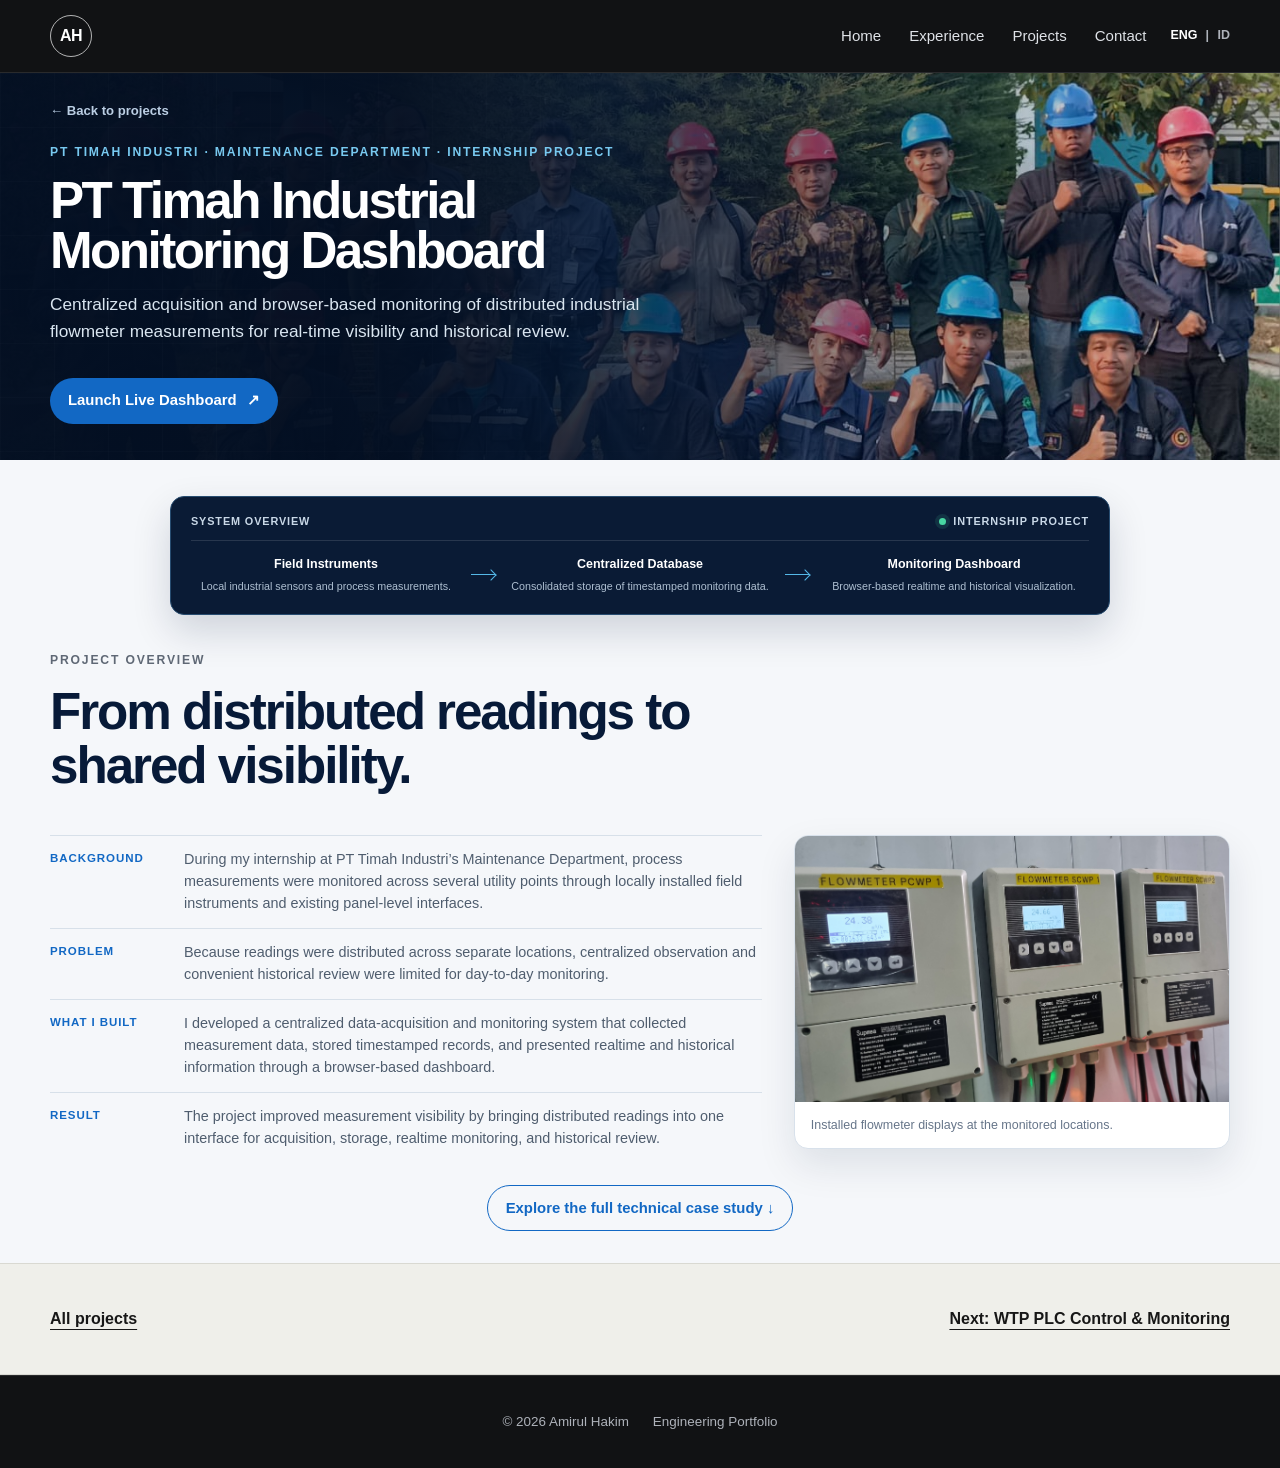
<file: projects/centralized-data-acquisition-monitoring-system.html>
<!doctype html>
<html lang="en">
<head>
  <meta charset="utf-8" />
  <meta name="viewport" content="width=device-width, initial-scale=1" />
  <meta name="description" content="PT Timah Industrial Monitoring Dashboard internship case study by Amirul Hakim." data-energy-en="PT Timah Industrial Monitoring Dashboard internship case study by Amirul Hakim." data-energy-id="Studi kasus magang Dashboard Monitoring Industri PT Timah oleh Amirul Hakim." data-energy-attribute="content" />
  <title data-energy-en="PT Timah Industrial Monitoring Dashboard | Amirul Hakim" data-energy-id="Dashboard Monitoring Industri PT Timah | Amirul Hakim">PT Timah Industrial Monitoring Dashboard | Amirul Hakim</title>
  <link rel="canonical" href="https://amirulihakim.github.io/projects/centralized-data-acquisition-monitoring-system.html" />
  <link rel="stylesheet" href="../styles.css?v=20260903-4" />
</head>
<body class="timah-page">
  <header class="site-header"><div class="container nav-wrap">
    <a class="brand" href="../index.html#home" aria-label="Amirul Hakim home">AH</a>
    <button class="nav-toggle" aria-expanded="false" aria-controls="primary-nav" aria-label="Open navigation menu"><span></span><span></span><span></span></button>
    <nav id="primary-nav" class="nav" aria-label="Primary navigation"><a href="../index.html#home">Home</a><a href="../index.html#experience">Experience</a><a href="../index.html#projects">Projects</a><a href="../index.html#contact">Contact</a></nav>
  </div></header>

  <main>
    <section class="timah-hero"><div class="container">
      <a class="timah-back" href="../index.html#projects" data-i18n="nav.back">&larr; Back to projects</a>
      <div class="timah-hero-grid">
        <div class="timah-hero-copy">
          <p class="timah-eyebrow" data-i18n="hero.context">PT Timah Industri &middot; Maintenance Department &middot; Internship Project</p>
          <h1><span data-energy-en="PT Timah Industrial" data-energy-id="Dashboard Monitoring">PT Timah Industrial</span><br /> <span data-energy-en="Monitoring Dashboard" data-energy-id="Industri PT Timah">Monitoring Dashboard</span></h1>
          <p class="timah-lead" data-i18n="hero.abstract">Centralized acquisition and browser-based monitoring of distributed industrial flowmeter measurements for real-time visibility and historical review.</p>
          <div class="timah-actions"><a class="button timah-button-primary" href="https://amirulihakim.github.io/industrial-flow-monitoring/" target="_blank" rel="noopener noreferrer"><span data-i18n="hero.dashboardCta">Launch Live Dashboard</span> <span aria-hidden="true">&nearr;</span></a></div>
        </div>
      </div>
    </div></section>

    <div class="container timah-summary-system"><div class="timah-system-overview" aria-label="System overview"><div class="timah-system-card"><div class="timah-system-head"><span data-i18n="overview.label">System overview</span><span class="timah-status-dot" data-i18n="overview.context">Internship project</span></div><div class="timah-overview-flow"><article><strong data-i18n="overview.field">Field Instruments</strong><span data-i18n="overview.fieldDesc">Local industrial sensors and process measurements.</span></article><i></i><article><strong data-i18n="overview.database">Centralized Database</strong><span data-i18n="overview.databaseDesc">Consolidated storage of timestamped monitoring data.</span></article><i></i><article><strong data-i18n="overview.dashboard">Monitoring Dashboard</strong><span data-i18n="overview.dashboardDesc">Browser-based realtime and historical visualization.</span></article></div></div></div></div>

    <section id="project-overview" class="timah-section container"><div class="timah-challenge-layout"><div class="timah-summary-heading"><p class="timah-section-label" data-i18n="project.label">Project Overview</p><h2 data-i18n="project.heading">From distributed readings to shared visibility.</h2></div><dl class="timah-context-list"><div><dt data-i18n="project.background">Background</dt><dd data-i18n="project.backgroundDesc">During my internship at PT Timah Industri’s Maintenance Department, process measurements were monitored across several utility points through locally installed field instruments and existing panel-level interfaces.</dd></div><div><dt data-i18n="project.problem">Problem</dt><dd data-i18n="project.problemDesc">Because readings were distributed across separate locations, centralized observation and convenient historical review were limited for day-to-day monitoring.</dd></div><div><dt data-i18n="project.built">What I Built</dt><dd data-i18n="project.builtDesc">I developed a centralized data-acquisition and monitoring system that collected measurement data, stored timestamped records, and presented realtime and historical information through a browser-based dashboard.</dd></div><div><dt data-i18n="project.result">Result</dt><dd data-i18n="project.resultDesc">The project improved measurement visibility by bringing distributed readings into one interface for acquisition, storage, realtime monitoring, and historical review.</dd></div></dl><figure class="timah-media-card timah-hardware-media"><img src="../assets/projects/timah/flowmeter-hardware.jpg" alt="Installed industrial flowmeter hardware in the project context" loading="lazy" decoding="async"><figcaption data-i18n="project.hardwareCaption">Installed flowmeter displays at the monitored locations.</figcaption></figure></div></section>

    <div class="container timah-disclosure-control"><button type="button" class="button timah-disclosure-toggle" id="technical-case-study-toggle" aria-expanded="false" aria-controls="technical-case-study" data-i18n="technical.expand">Explore the full technical case study ↓</button></div>
    <div id="technical-case-study" hidden>
    <section class="timah-section timah-section-soft timah-architecture-section"><div class="container">
      <div class="timah-section-heading"><div><p class="timah-section-label" data-i18n="architecture.label">System architecture</p><h2 data-i18n="architecture.heading">Field acquisition to web monitoring.</h2></div></div>
      <div class="timah-architecture" role="img" aria-label="Eight-stage monitoring architecture from sensors to the web dashboard"><div class="timah-architecture-serpent"><div class="timah-arch-node timah-node-01"><b>01</b><strong data-i18n="architecture.sensors">Sensors</strong><span data-i18n="architecture.sensorsDesc">Process measurements from field instrumentation.</span></div><i class="timah-arrow-01-02"></i><div class="timah-arch-node timah-node-02"><b>02</b><strong>Modbus RTU / RS-485</strong><span data-i18n="architecture.modbusDesc">Industrial serial communication.</span></div><i class="timah-arrow-02-03"></i><div class="timah-arch-node timah-node-03"><b>03</b><strong>ESP32</strong><span data-i18n="architecture.esp32Desc">Reads, structures, and forwards measurements.</span></div><i class="timah-arrow-03-04"></i><div class="timah-arch-node timah-node-04"><b>04</b><strong>MQTT</strong><span data-i18n="architecture.mqttDesc">Publish/subscribe telemetry transport.</span></div><em></em><div class="timah-arch-node timah-node-05"><b>05</b><strong data-i18n="architecture.network">Network / Internet</strong><span data-i18n="architecture.networkDesc">Carries monitoring data between systems.</span></div><i class="timah-arrow-reverse timah-arrow-05-06"></i><div class="timah-arch-node timah-node-06"><b>06</b><strong>WebSocket</strong><span data-i18n="architecture.websocketDesc">Realtime browser-data delivery.</span></div><i class="timah-arrow-reverse timah-arrow-06-07"></i><div class="timah-arch-node timah-node-07"><b>07</b><strong>MySQL</strong><span data-i18n="architecture.mysqlDesc">Timestamped historical measurement storage.</span></div><i class="timah-arrow-reverse timah-arrow-07-08"></i><div class="timah-arch-node timah-node-08"><b>08</b><strong data-i18n="architecture.dashboard">Web Monitoring Dashboard</strong><span data-i18n="architecture.dashboardDesc">Realtime and historical monitoring interface.</span></div></div></div>
    </div></section>

    <section class="timah-section container"><div class="timah-section-heading"><div><p class="timah-section-label" data-i18n="measure.label">Measurements &amp; Engineering Relationships</p><h2 data-i18n="measure.heading">Monitored values and physical relationships.</h2></div></div><div class="timah-measurement-layout"><div class="timah-parameter-groups"><section><h3 data-i18n="measure.realtime">Real-Time Process Variables</h3><dl class="timah-parameter-grid"><div><dt><span class="timah-parameter-name" data-i18n="param.flowRate">Flow Rate</span> <span>m&sup3;/h</span></dt><dd data-i18n="param.flowRateDesc">Volumetric water flow through the monitored line.</dd></div><div><dt><span class="timah-parameter-name" data-i18n="param.flowVelocity">Flow Velocity</span> <span>m/s</span></dt><dd data-i18n="param.flowVelocityDesc">Average water velocity through the pipe.</dd></div><div><dt><span class="timah-parameter-name" data-i18n="param.flowPercentage">Flow Percentage</span> <span>%</span></dt><dd data-i18n="param.flowPercentageDesc">Current flow relative to rated capacity.</dd></div><div><dt><span class="timah-parameter-name" data-i18n="param.instantHeat">Instantaneous Heat</span> <span>GJ/h</span></dt><dd data-i18n="param.instantHeatDesc">Thermal-energy transfer rate based on flow and temperature difference.</dd></div><div><dt><span class="timah-parameter-name" data-i18n="param.inputTemperature">Input Temperature</span> <span>&deg;C</span></dt><dd data-i18n="param.inputTemperatureDesc">Water temperature entering the monitored circuit.</dd></div><div><dt><span class="timah-parameter-name" data-i18n="param.outputTemperature">Output Temperature</span> <span>&deg;C</span></dt><dd data-i18n="param.outputTemperatureDesc">Water temperature leaving the monitored circuit.</dd></div></dl></section><section><h3 data-i18n="measure.accumulated">Accumulated Values</h3><dl class="timah-parameter-grid"><div><dt><span class="timah-parameter-name" data-i18n="param.positiveFlow">Positive Flow</span> <span>m&sup3;</span></dt><dd data-i18n="param.positiveFlowDesc">Cumulative forward flow volume.</dd></div><div><dt><span class="timah-parameter-name" data-i18n="param.negativeFlow">Negative Flow</span> <span>m&sup3;</span></dt><dd data-i18n="param.negativeFlowDesc">Cumulative reverse flow volume.</dd></div><div><dt><span class="timah-parameter-name" data-i18n="param.heatingEnergy">Heating Energy</span> <span>GJ</span></dt><dd data-i18n="param.heatingEnergyDesc">Cumulative heating energy.</dd></div><div><dt><span class="timah-parameter-name" data-i18n="param.coolingEnergy">Cooling Energy</span> <span>GJ</span></dt><dd data-i18n="param.coolingEnergyDesc">Cumulative cooling energy.</dd></div></dl></section></div><div class="timah-formula-grid"><article><p class="timah-section-label" data-i18n="formula.flow">Flow Relationship</p><strong>v = Q / A</strong><p data-i18n="formula.flowDesc">Flow velocity is related to volumetric flow and pipe cross-sectional area.</p></article><article><p class="timah-section-label" data-i18n="formula.thermal">Thermal Relationship</p><strong>Q&#775; = m&#775; c<sub>p</sub> (T<sub>out</sub> &minus; T<sub>in</sub>)</strong><p data-i18n="formula.thermalDesc">Thermal-energy transfer rate depends on water flow and the inlet&ndash;outlet temperature difference.</p></article><article><p class="timah-section-label" data-i18n="formula.validation">Measurement Validation</p><strong class="timah-validation-value">0.407 GJ/h &asymp; 0.404 GJ/h</strong><p data-i18n="formula.validationDesc">At approximately 27 m&sup3;/h and &Delta;T &asymp; 3.6&deg;C, the calculated value is approximately 0.407 GJ/h, closely matching the observed flowmeter reading of 0.404 GJ/h.</p></article></div></div></section>

    <section class="timah-section timah-dashboard-section"><div class="container">
      <div class="timah-section-heading timah-heading-light"><div><p class="timah-section-label" data-i18n="docs.label">Technical documentation</p><h2 data-i18n="docs.heading">System evidence.</h2></div></div>
      <div class="timah-evidence-grid">
        <figure class="timah-media-card timah-dashboard-media"><img src="../assets/projects/timah/dashboard-original-main.png" alt="Original internship realtime monitoring dashboard" loading="lazy" decoding="async" /><figcaption><strong data-i18n="docs.realtimeTitle">Original realtime monitoring dashboard</strong><span data-i18n="docs.realtimeCaption">Internship-era overview and monitoring interface.</span></figcaption></figure>
        <figure class="timah-media-card timah-dashboard-media"><img src="../assets/projects/timah/dashboard-original-history.png" alt="Original internship historical monitoring dashboard" loading="lazy" decoding="async" /><figcaption><strong data-i18n="docs.historyTitle">Original historical monitoring dashboard</strong><span data-i18n="docs.historyCaption">Internship-era record and reporting view.</span></figcaption></figure>
        <figure class="timah-media-card timah-dashboard-media timah-evidence-hardware"><img src="../assets/projects/timah/flowmeter-hardware.jpg" alt="Physical flowmeter instrumentation" loading="lazy" decoding="async" /><figcaption><strong data-i18n="docs.hardwareTitle">Physical flowmeter instrumentation</strong><span data-i18n="docs.hardwareCaption">Installed displays at the monitored utility locations.</span></figcaption></figure>
        <figure class="timah-media-card timah-video-media"><video controls muted playsinline preload="metadata"><source src="../assets/projects/timah/esp32-demo.mp4" type="video/mp4" /><span data-i18n="docs.videoUnsupported">Your browser does not support embedded video.</span></video><figcaption><strong data-i18n="docs.esp32Title">ESP32 acquisition demonstration</strong><span data-i18n="docs.esp32Caption">Hardware-side synthetic telemetry demonstration.</span></figcaption></figure>
      </div>
    </div></section>

    <section id="live-demo" class="timah-section container">
      <div class="timah-demo-card"><div class="timah-demo-copy"><p class="timah-section-label" data-i18n="demo.label">Portfolio reconstruction</p><h2 data-i18n="demo.heading">Interactive Dashboard Simulation</h2><p data-i18n="demo.description">A public portfolio reconstruction using physically consistent synthetic telemetry generated by an ESP32. It is not connected to PT Timah Industri infrastructure.</p><a class="button timah-button-primary" href="https://amirulihakim.github.io/industrial-flow-monitoring/" target="_blank" rel="noopener noreferrer"><span data-i18n="demo.cta">Launch Live Demo</span> <span aria-hidden="true">&nearr;</span></a></div><div class="timah-demo-preview"><video autoplay muted loop playsinline preload="metadata" oncanplay="this.nextElementSibling.style.display='none'"><source src="../assets/projects/timah/timah-live-dashboard-demo.mp4" type="video/mp4" /></video><div class="timah-demo-placeholder" role="img" aria-label="Current reconstructed dashboard preview unavailable"><span data-i18n="demo.previewLabel">Live dashboard preview</span><strong data-i18n="demo.previewTitle">Preview unavailable</strong><small data-i18n="demo.previewText">The video could not be loaded.</small></div></div></div>
    </section>

    </div>

    <section class="project-band"><div class="container next-projects"><a href="../index.html#projects" data-i18n="nav.allProjects">All projects</a><a href="plc-process-automation.html" data-energy-en="Next: WTP PLC Control &amp; Monitoring" data-energy-id="Berikutnya: Kontrol &amp; Monitoring PLC WTP">Next: WTP PLC Control &amp; Monitoring</a></div></section>
  </main>
  <footer class="footer"><div class="container footer-inner"><span>&copy; <span id="year"></span> Amirul Hakim</span><span data-i18n="footer.portfolio">Engineering Portfolio</span></div></footer>
  <script src="../script.js?v=20260904-1"></script>
</body>
</html>
</file>
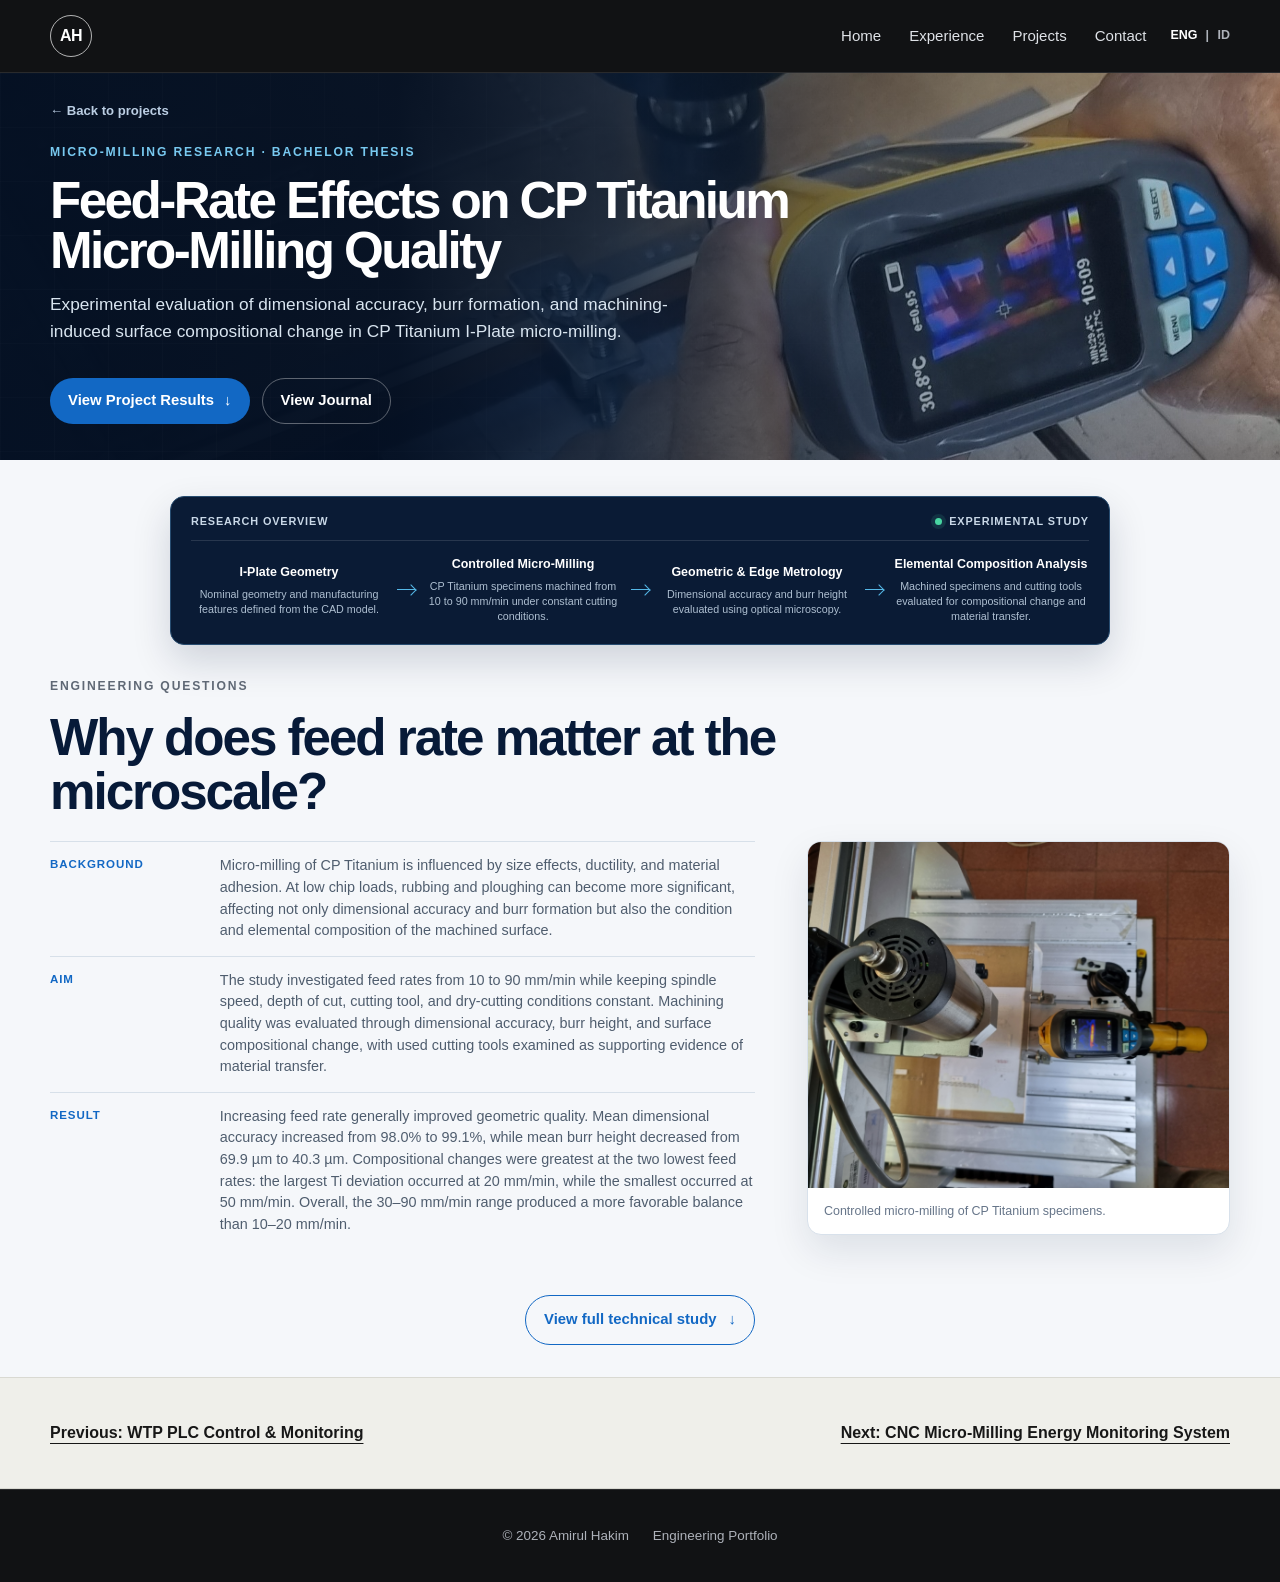
<file: projects/cp-titanium-micro-milling.html>
<!doctype html>
<html lang="en">
<head>
  <meta charset="utf-8" />
  <meta name="viewport" content="width=device-width, initial-scale=1" />
  <meta name="description" content="Feed-Rate Effects on CP Titanium Micro-Milling Quality: dimensional accuracy, burr height, and surface compositional change." data-thesis-en="Feed-Rate Effects on CP Titanium Micro-Milling Quality: dimensional accuracy, burr height, and surface compositional change." data-thesis-id="Pengaruh Feed Rate terhadap Kualitas Micro-Milling CP Titanium: akurasi dimensi, tinggi burr, dan perubahan komposisi permukaan." data-thesis-attribute="content">
  <title  data-thesis-en="Feed-Rate Effects on CP Titanium Micro-Milling Quality | Amirul Hakim" data-thesis-id="Pengaruh Feed Rate terhadap Kualitas Micro-Milling CP Titanium | Amirul Hakim">Feed-Rate Effects on CP Titanium Micro-Milling Quality | Amirul Hakim</title>
  <link rel="canonical" href="https://amirulihakim.github.io/projects/cp-titanium-micro-milling.html" />
  <link rel="stylesheet" href="../styles.css?v=20260916-thesis-disclosure" />
</head>
<body class="timah-page thesis-page thesis-journal-page">
  <header class="site-header"><div class="container nav-wrap">
    <a class="brand" href="../index.html#home" aria-label="Amirul Hakim home">AH</a>
    <button class="nav-toggle" aria-expanded="false" aria-controls="primary-nav" aria-label="Open navigation menu"><span></span><span></span><span></span></button>
    <nav id="primary-nav" class="nav" aria-label="Primary navigation"><a href="../index.html#home">Home</a><a href="../index.html#experience">Experience</a><a href="../index.html#projects">Projects</a><a href="../index.html#contact">Contact</a></nav>
  </div></header>

  <main>
    <section class="timah-hero thesis-hero"><div class="container">
      <a class="timah-back" href="../index.html#projects">← Back to projects</a>
      <div class="timah-hero-grid thesis-hero-grid">
        <div class="timah-hero-copy">
          <p class="timah-eyebrow">Micro-Milling Research · Bachelor Thesis</p>
          <h1 data-thesis-en="Feed-Rate Effects on CP Titanium Micro-Milling Quality" data-thesis-id="Pengaruh Feed Rate terhadap Kualitas Micro-Milling CP Titanium">Feed-Rate Effects on CP Titanium Micro-Milling Quality</h1>
          <p class="timah-lead" data-thesis-en="Experimental evaluation of dimensional accuracy, burr formation, and machining-induced surface compositional change in CP Titanium I-Plate micro-milling." data-thesis-id="Evaluasi eksperimental terhadap akurasi dimensi, pembentukan burr, dan perubahan komposisi permukaan akibat proses micro-milling pada I-Plate CP Titanium.">Experimental evaluation of dimensional accuracy, burr formation, and machining-induced surface compositional change in CP Titanium I-Plate micro-milling.</p>
          <div class="timah-actions"><a class="button timah-button-primary" href="#results">View Project Results <span aria-hidden="true">↓</span></a><a class="button timah-button-ghost" href="../assets/projects/micromilling/journal.pdf" target="_blank" rel="noopener noreferrer" data-thesis-en="View Journal" data-thesis-id="Lihat Jurnal">View Journal</a></div>
        </div>
      </div>
    </div></section>

    <section class="timah-section container thesis-overview">
      <div class="timah-system-overview" aria-label="Research overview"><div class="timah-system-card"><div class="timah-system-head"><span>Research overview</span><span class="timah-status-dot">Experimental study</span></div><div class="timah-overview-flow"><article><strong data-thesis-en="I-Plate Geometry" data-thesis-id="Geometri I-Plate">I-Plate Geometry</strong><span data-thesis-en="Nominal geometry and manufacturing features defined from the CAD model." data-thesis-id="Geometri nominal dan fitur manufaktur ditentukan dari model CAD.">Nominal geometry and manufacturing features defined from the CAD model.</span></article><i></i><article><strong data-thesis-en="Controlled Micro-Milling" data-thesis-id="Micro-Milling Terkontrol">Controlled Micro-Milling</strong><span data-thesis-en="CP Titanium specimens machined from 10 to 90 mm/min under constant cutting conditions." data-thesis-id="Spesimen CP Titanium dimesin pada 10–90 mm/min dengan kondisi pemotongan konstan.">CP Titanium specimens machined from 10 to 90 mm/min under constant cutting conditions.</span></article><i></i><article><strong data-thesis-en="Geometric &amp; Edge Metrology" data-thesis-id="Metrologi Geometri &amp; Tepi">Geometric &amp; Edge Metrology</strong><span data-thesis-en="Dimensional accuracy and burr height evaluated using optical microscopy." data-thesis-id="Akurasi dimensi dan tinggi burr dievaluasi menggunakan mikroskop optik.">Dimensional accuracy and burr height evaluated using optical microscopy.</span></article><i></i><article><strong data-thesis-en="Elemental Composition Analysis" data-thesis-id="Analisis Komposisi Unsur">Elemental Composition Analysis</strong><span data-thesis-en="Machined specimens and cutting tools evaluated for compositional change and material transfer." data-thesis-id="Spesimen hasil pemesinan dan pahat dievaluasi untuk mengidentifikasi perubahan komposisi dan transfer material.">Machined specimens and cutting tools evaluated for compositional change and material transfer.</span></article></div></div></div>
      <div class="thesis-question-intro"><p class="timah-section-label">Engineering Questions</p><h2>Why does feed rate matter at the microscale?</h2></div><div class="thesis-question-layout"><dl class="timah-context-list"><div><dt data-thesis-en="Background" data-thesis-id="Latar Belakang">Background</dt><dd data-thesis-en="Micro-milling of CP Titanium is influenced by size effects, ductility, and material adhesion. At low chip loads, rubbing and ploughing can become more significant, affecting not only dimensional accuracy and burr formation but also the condition and elemental composition of the machined surface." data-thesis-id="Micro-milling CP Titanium dipengaruhi oleh efek ukuran, keuletan, dan adhesi material. Pada beban geram rendah, gesekan dan pembajakan material dapat menjadi lebih dominan, memengaruhi akurasi dimensi, pembentukan burr, serta kondisi dan komposisi unsur permukaan hasil pemesinan.">Micro-milling of CP Titanium is influenced by size effects, ductility, and material adhesion. At low chip loads, rubbing and ploughing can become more significant, affecting not only dimensional accuracy and burr formation but also the condition and elemental composition of the machined surface.</dd></div><div><dt data-thesis-en="Aim" data-thesis-id="Tujuan">Aim</dt><dd data-thesis-en="The study investigated feed rates from 10 to 90 mm/min while keeping spindle speed, depth of cut, cutting tool, and dry-cutting conditions constant. Machining quality was evaluated through dimensional accuracy, burr height, and surface compositional change, with used cutting tools examined as supporting evidence of material transfer." data-thesis-id="Penelitian mengkaji feed rate 10–90 mm/min dengan menjaga kecepatan spindle, kedalaman potong, pahat, dan kondisi pemotongan kering tetap konstan. Kualitas pemesinan dievaluasi melalui akurasi dimensi, tinggi burr, dan perubahan komposisi permukaan, dengan pemeriksaan pahat bekas sebagai bukti pendukung transfer material.">The study investigated feed rates from 10 to 90 mm/min while keeping spindle speed, depth of cut, cutting tool, and dry-cutting conditions constant. Machining quality was evaluated through dimensional accuracy, burr height, and surface compositional change, with used cutting tools examined as supporting evidence of material transfer.</dd></div><div><dt data-thesis-en="Result" data-thesis-id="Hasil">Result</dt><dd data-thesis-en="Increasing feed rate generally improved geometric quality. Mean dimensional accuracy increased from 98.0% to 99.1%, while mean burr height decreased from 69.9 µm to 40.3 µm. Compositional changes were greatest at the two lowest feed rates: the largest Ti deviation occurred at 20 mm/min, while the smallest occurred at 50 mm/min. Overall, the 30–90 mm/min range produced a more favorable balance than 10–20 mm/min." data-thesis-id="Peningkatan feed rate secara umum memperbaiki kualitas geometri. Rata-rata akurasi dimensi meningkat dari 98.0% menjadi 99.1%, sementara rata-rata tinggi burr turun dari 69.9 µm menjadi 40.3 µm. Perubahan komposisi terbesar terjadi pada dua feed rate terendah: deviasi Ti terbesar pada 20 mm/min dan terkecil pada 50 mm/min. Secara keseluruhan, rentang 30–90 mm/min menghasilkan keseimbangan respons yang lebih baik dibandingkan 10–20 mm/min.">Increasing feed rate generally improved geometric quality. Mean dimensional accuracy increased from 98.0% to 99.1%, while mean burr height decreased from 69.9 µm to 40.3 µm. Compositional changes were greatest at the two lowest feed rates: the largest Ti deviation occurred at 20 mm/min, while the smallest occurred at 50 mm/min. Overall, the 30–90 mm/min range produced a more favorable balance than 10–20 mm/min.</dd></div></dl><figure class="timah-media-card thesis-question-media"><img src="../assets/projects/micromilling/micro-milling-process.jpg" alt="CP Titanium micro-milling experiment" data-thesis-en="CP Titanium micro-milling experiment" data-thesis-id="Eksperimen micro-milling CP Titanium" data-thesis-attribute="alt" loading="lazy" decoding="async"><figcaption data-thesis-en="Controlled micro-milling of CP Titanium specimens." data-thesis-id="Micro-milling terkontrol pada spesimen CP Titanium.">Controlled micro-milling of CP Titanium specimens.</figcaption></figure></div>
    </section>

    <details class="thesis-case-study">
      <summary class="container thesis-disclosure"><span class="button thesis-disclosure-toggle"><span class="thesis-expand-label" data-thesis-en="View full technical study" data-thesis-id="Lihat studi teknis lengkap">View full technical study</span><span class="thesis-collapse-label" data-thesis-en="Collapse technical study" data-thesis-id="Tutup studi teknis">Collapse technical study</span><span class="thesis-chevron" aria-hidden="true">↓</span></span></summary>
    <section class="timah-section thesis-dark"><div class="container">
      <div class="timah-section-heading timah-heading-light"><div><p class="timah-section-label" data-thesis-en="Research Workflow" data-thesis-id="Alur Penelitian">Research Workflow</p><h2 data-thesis-en="From implant geometry to experimental validation" data-thesis-id="Dari geometri implan hingga validasi eksperimental">From implant geometry to experimental validation</h2></div></div>
      <div class="thesis-workflow"><article><b>01</b><strong data-thesis-en="CAD &amp; DFM" data-thesis-id="CAD &amp; DFM">CAD &amp; DFM</strong><span data-thesis-en="I-Plate geometry defined from nominal dimensions, manufacturability, and tool accessibility." data-thesis-id="Geometri I-Plate ditentukan berdasarkan dimensi nominal, kemudahan manufaktur, dan akses pahat.">I-Plate geometry defined from nominal dimensions, manufacturability, and tool accessibility.</span></article><i></i><article><b>02</b><strong data-thesis-en="CAM &amp; Toolpath" data-thesis-id="CAM &amp; Lintasan Pahat">CAM &amp; Toolpath</strong><span data-thesis-en="Four pocket toolpaths and one outer-profile toolpath generated for CNC machining." data-thesis-id="Empat lintasan pocket dan satu lintasan profil luar dibuat untuk pemesinan CNC.">Four pocket toolpaths and one outer-profile toolpath generated for CNC machining.</span></article><i></i><article><b>03</b><strong data-thesis-en="Controlled Micro-Milling" data-thesis-id="Micro-Milling Terkontrol">Controlled Micro-Milling</strong><span data-thesis-en="CP Titanium specimens machined from 10 to 90 mm/min at 18,000 rpm under dry conditions." data-thesis-id="Spesimen CP Titanium dimesin pada 10–90 mm/min dan 18,000 rpm dalam kondisi kering.">CP Titanium specimens machined from 10 to 90 mm/min at 18,000 rpm under dry conditions.</span></article><i></i><article><b>04</b><strong data-thesis-en="Optical Metrology" data-thesis-id="Metrologi Optik">Optical Metrology</strong><span data-thesis-en="Inner, outer, and straight dimensional features measured using Dino-Lite microscopy and ImageJ." data-thesis-id="Dimensi profil dalam, luar, dan lurus diukur menggunakan mikroskop Dino-Lite dan ImageJ.">Inner, outer, and straight dimensional features measured using Dino-Lite microscopy and ImageJ.</span></article><i></i><article><b>05</b><strong data-thesis-en="Burr Measurement" data-thesis-id="Pengukuran Burr">Burr Measurement</strong><span data-thesis-en="Straight and outer-profile burr heights measured at higher optical magnification." data-thesis-id="Tinggi burr profil lurus dan luar diukur pada perbesaran optik yang lebih tinggi.">Straight and outer-profile burr heights measured at higher optical magnification.</span></article><i></i><article><b>06</b><strong data-thesis-en="Elemental Composition Analysis" data-thesis-id="Analisis Komposisi Unsur">Elemental Composition Analysis</strong><span data-thesis-en="Raw material, machined specimens, and cutting tools evaluated to identify compositional change and material-transfer indicators." data-thesis-id="Material awal, spesimen hasil pemesinan, dan pahat dievaluasi untuk mengidentifikasi perubahan komposisi dan indikator transfer material.">Raw material, machined specimens, and cutting tools evaluated to identify compositional change and material-transfer indicators.</span></article><i></i><article><b>07</b><strong data-thesis-en="Integrated Engineering Analysis" data-thesis-id="Analisis Teknik Terintegrasi">Integrated Engineering Analysis</strong><span data-thesis-en="Feed-rate effects compared across dimensional accuracy, burr formation, and surface compositional change." data-thesis-id="Pengaruh feed rate dibandingkan berdasarkan akurasi dimensi, pembentukan burr, dan perubahan komposisi permukaan.">Feed-rate effects compared across dimensional accuracy, burr formation, and surface compositional change.</span></article></div>
    </div></section>

    <section class="timah-section container">
      <div class="timah-section-heading"><div><p class="timah-section-label" data-thesis-en="Experimental Setup" data-thesis-id="Setup Eksperimen">Experimental Setup</p><h2 data-thesis-en="Controlled micro-milling of a 0.6 mm CP Titanium plate" data-thesis-id="Micro-milling terkontrol pada pelat CP Titanium setebal 0.6 mm">Controlled micro-milling of a 0.6 mm CP Titanium plate</h2></div></div>
      <div class="thesis-setup-layout">
        <figure class="timah-media-card thesis-drawing-media"><img src="../assets/projects/micromilling/experiment-setup.jpg" alt="Annotated CNC configuration showing the PC, spindle controls, motors, milling table, CP Titanium sheet, clamping, tool, and collet chuck" data-thesis-en="Annotated CNC configuration showing the PC, spindle controls, motors, milling table, CP Titanium sheet, clamping, tool, and collet chuck" data-thesis-id="Konfigurasi CNC beranotasi yang menunjukkan PC, kontrol spindle, motor, meja milling, pelat CP Titanium, penjepit, pahat, dan collet chuck" data-thesis-attribute="alt" loading="lazy" decoding="async"></figure>
        <div class="thesis-parameter-grid"><article><span data-thesis-en="Workpiece" data-thesis-id="Benda Kerja">Workpiece</span><strong data-thesis-en="CP Titanium plate" data-thesis-id="Pelat CP Titanium">CP Titanium plate</strong><small data-thesis-en="0.6 mm thickness" data-thesis-id="Ketebalan 0.6 mm">0.6 mm thickness</small></article><article><span data-thesis-en="Machine" data-thesis-id="Mesin">Machine</span><strong data-thesis-en="Zaiku CNC Router 6040" data-thesis-id="Zaiku CNC Router 6040">Zaiku CNC Router 6040</strong><small data-thesis-en="3-axis configuration" data-thesis-id="Konfigurasi 3 sumbu">3-axis configuration</small></article><article><span data-thesis-en="Cutting Tool" data-thesis-id="Pahat Potong">Cutting Tool</span><strong data-thesis-en="Ø1 mm carbide end mill" data-thesis-id="End mill karbida Ø1 mm">Ø1 mm carbide end mill</strong><small data-thesis-en="4 flutes" data-thesis-id="4 mata potong">4 flutes</small></article><article><span data-thesis-en="Spindle Speed" data-thesis-id="Kecepatan Spindle">Spindle Speed</span><strong data-thesis-en="18,000 rpm" data-thesis-id="18,000 rpm">18,000 rpm</strong></article><article><span data-thesis-en="Feed Rate" data-thesis-id="Feed Rate">Feed Rate</span><strong data-thesis-en="10–90 mm/min" data-thesis-id="10–90 mm/min">10–90 mm/min</strong><small data-thesis-en="10 mm/min increments" data-thesis-id="Kenaikan 10 mm/min">10 mm/min increments</small></article><article><span data-thesis-en="Feed per Tooth" data-thesis-id="Pemakanan per Gigi">Feed per Tooth</span><strong data-thesis-en="0.139–1.250 µm/tooth" data-thesis-id="0.139–1.250 µm/gigi">0.139–1.250 µm/tooth</strong></article><article><span data-thesis-en="Total Depth" data-thesis-id="Kedalaman Total">Total Depth</span><strong data-thesis-en="0.66 mm" data-thesis-id="0.66 mm">0.66 mm</strong></article><article><span data-thesis-en="Depth per Pass" data-thesis-id="Kedalaman per Lintasan">Depth per Pass</span><strong data-thesis-en="30 µm" data-thesis-id="30 µm">30 µm</strong></article><article><span data-thesis-en="Cutting Condition" data-thesis-id="Kondisi Pemotongan">Cutting Condition</span><strong data-thesis-en="Dry machining" data-thesis-id="Pemesinan kering">Dry machining</strong></article><article><span data-thesis-en="Toolpath" data-thesis-id="Lintasan Pahat">Toolpath</span><strong data-thesis-en="4 pockets + 1 profile" data-thesis-id="4 pocket + 1 profil">4 pockets + 1 profile</strong></article></div>
      </div>
    </section>

    <section class="timah-section thesis-dark"><div class="container">
      <div class="timah-section-heading timah-heading-light"><div><p class="timah-section-label" data-thesis-en="Measurement &amp; Analysis" data-thesis-id="Pengukuran &amp; Analisis">Measurement &amp; Analysis</p><h2 data-thesis-en="Quantifying machining quality" data-thesis-id="Mengukur kualitas pemesinan">Quantifying machining quality</h2></div></div>
      <div class="thesis-measure-grid"><article><strong data-thesis-en="Dimensional Accuracy" data-thesis-id="Akurasi Dimensi">Dimensional Accuracy</strong><ul><li data-thesis-en="Inner circular profile" data-thesis-id="Profil lingkaran dalam">Inner circular profile</li><li data-thesis-en="Outer circular profile" data-thesis-id="Profil lingkaran luar">Outer circular profile</li><li data-thesis-en="Straight profile" data-thesis-id="Profil lurus">Straight profile</li><li data-thesis-en="50× optical measurement" data-thesis-id="Pengukuran optik 50×">50× optical measurement</li></ul></article><article><strong data-thesis-en="Burr Height" data-thesis-id="Tinggi Burr">Burr Height</strong><ul><li data-thesis-en="Straight-profile burr" data-thesis-id="Burr profil lurus">Straight-profile burr</li><li data-thesis-en="Outer-profile burr" data-thesis-id="Burr profil luar">Outer-profile burr</li><li data-thesis-en="Mean burr height" data-thesis-id="Rata-rata tinggi burr">Mean burr height</li><li data-thesis-en="120× optical measurement" data-thesis-id="Pengukuran optik 120×">120× optical measurement</li></ul></article><article><strong data-thesis-en="Surface Composition" data-thesis-id="Komposisi Permukaan">Surface Composition</strong><ul><li data-thesis-en="Raw-material elemental baseline" data-thesis-id="Komposisi acuan material awal">Raw-material elemental baseline</li><li data-thesis-en="Machined-specimen composition" data-thesis-id="Komposisi spesimen hasil pemesinan">Machined-specimen composition</li><li data-thesis-en="Feed-rate-dependent compositional change" data-thesis-id="Perubahan komposisi terhadap feed rate">Feed-rate-dependent compositional change</li><li data-thesis-en="ΔTi used as a compositional-change indicator" data-thesis-id="ΔTi sebagai indikator perubahan komposisi">ΔTi used as a compositional-change indicator</li></ul></article><article><strong data-thesis-en="Tool Material Transfer" data-thesis-id="Transfer Material pada Pahat">Tool Material Transfer</strong><ul><li data-thesis-en="Elemental composition at cutting region" data-thesis-id="Komposisi unsur pada area pemotongan">Elemental composition at cutting region</li><li data-thesis-en="Comparison of unused / used tool evidence" data-thesis-id="Perbandingan bukti pahat baru / bekas">Comparison of unused / used tool evidence</li><li data-thesis-en="Ti enrichment used as supporting evidence of adhesion / transfer" data-thesis-id="Pengayaan Ti sebagai bukti pendukung adhesi / transfer">Ti enrichment used as supporting evidence of adhesion / transfer</li></ul></article></div>
      <p class="thesis-measure-note" data-thesis-en="Dimensional observation used 50× optical magnification, while burr-height measurement used 120× magnification with Dino-Lite microscopy and DinoCapture/ImageJ processing." data-thesis-id="Pengamatan dimensi menggunakan perbesaran optik 50×, sedangkan pengukuran tinggi burr menggunakan perbesaran 120× dengan mikroskop Dino-Lite dan pemrosesan DinoCapture/ImageJ.">Dimensional observation used 50× optical magnification, while burr-height measurement used 120× magnification with Dino-Lite microscopy and DinoCapture/ImageJ processing.</p>

      <div class="thesis-equation-grid"><article><span data-thesis-en="Dimensional Accuracy" data-thesis-id="Akurasi Dimensi">Dimensional Accuracy</span><strong class="thesis-math"><i>DA</i> = (1 − <span class="thesis-fraction"><span>|<i>D</i><sub>measured</sub> − <i>D</i><sub>nominal</sub>|</span><span><i>D</i><sub>nominal</sub></span></span>) × 100%</strong></article><article><span data-thesis-en="Mean Burr Height" data-thesis-id="Rata-rata Tinggi Burr">Mean Burr Height</span><strong class="thesis-math"><i>H</i><sub>mean</sub> = <span class="thesis-fraction"><span><i>H</i><sub>straight</sub> + <i>H</i><sub>outer</sub></span><span>2</span></span></strong></article><article><span data-thesis-en="Ti Compositional Change · Reduction" data-thesis-id="Perubahan Komposisi Ti · Penurunan">Ti Compositional Change · Reduction</span><strong class="thesis-math">Δ<i>Ti</i> = <i>X̄</i><sub>Ti,initial</sub> − <i>X̄</i><sub>Ti,specimen</sub></strong></article><article><span data-thesis-en="Elemental Change · Signed" data-thesis-id="Perubahan Unsur · Bertanda">Elemental Change · Signed</span><strong class="thesis-math">Δ<i>X</i><sub>i</sub> = <i>X̄</i><sub>i,specimen</sub> − <i>X̄</i><sub>i,initial</sub></strong></article></div>
      <p class="thesis-measure-note"><span data-thesis-en="Feed per tooth:" data-thesis-id="Pemakanan per gigi:">Feed per tooth:</span> <i>f</i><sub>z</sub> = <i>V</i><sub>f</sub> / (<i>n</i> × <i>z</i>). <span data-thesis-en="Vf is feed rate, n is spindle speed, and z is flute count." data-thesis-id="Vf adalah feed rate, n adalah kecepatan spindle, dan z adalah jumlah mata potong.">Vf is feed rate, n is spindle speed, and z is flute count.</span></p><p class="thesis-measure-note" data-thesis-en="The Ti-reduction equation uses initial − specimen. The chart uses signed specimen − initial changes for every element, including Ti. X̄ denotes mean elemental composition in wt.%; differences are percentage points (pp). A reduction in Ti wt.% is a relative compositional-change indicator, not direct physical loss of that mass fraction of titanium." data-thesis-id="Persamaan penurunan Ti menggunakan nilai awal − spesimen. Grafik menggunakan perubahan bertanda spesimen − awal untuk setiap unsur, termasuk Ti. X̄ menyatakan rata-rata komposisi unsur dalam wt.%; selisih dinyatakan dalam poin persentase (pp). Penurunan Ti wt.% merupakan indikator perubahan komposisi relatif, bukan kehilangan fisik langsung fraksi massa titanium tersebut.">The Ti-reduction equation uses initial − specimen. The chart uses signed specimen − initial changes for every element, including Ti. X̄ denotes mean elemental composition in wt.%; differences are percentage points (pp). A reduction in Ti wt.% is a relative compositional-change indicator, not direct physical loss of that mass fraction of titanium.</p><p class="thesis-measure-note" data-thesis-en="Contamination is used here as an operational term for measurable changes in elemental composition after machining; it does not represent a biological or toxicological assessment." data-thesis-id="Istilah kontaminasi digunakan secara operasional untuk menggambarkan perubahan komposisi unsur yang terukur setelah proses pemesinan dan bukan sebagai penilaian biologis atau toksikologis.">Contamination is used here as an operational term for measurable changes in elemental composition after machining; it does not represent a biological or toxicological assessment.</p>
      <div class="thesis-measure-media-grid">
        <figure><img src="../assets/projects/micromilling/iplate-engineering-drawing.png" alt="Nominal I-Plate Geometry" data-thesis-en="Nominal I-Plate Geometry" data-thesis-id="Geometri Nominal I-Plate" data-thesis-attribute="alt" loading="lazy" decoding="async"><figcaption><strong data-thesis-en="Nominal I-Plate Geometry" data-thesis-id="Geometri Nominal I-Plate">Nominal I-Plate Geometry</strong><span data-thesis-en="CAD manufacturing geometry used as the nominal dimensional reference." data-thesis-id="Geometri manufaktur CAD digunakan sebagai acuan dimensi nominal.">CAD manufacturing geometry used as the nominal dimensional reference.</span></figcaption></figure>
        <figure><img src="../assets/projects/micromilling/measuring-with-dino-lite.jpg" alt="Optical Measurement Setup" data-thesis-en="Optical Measurement Setup" data-thesis-id="Setup Pengukuran Optik" data-thesis-attribute="alt" loading="lazy" decoding="async"><figcaption><strong data-thesis-en="Optical Measurement Setup" data-thesis-id="Setup Pengukuran Optik">Optical Measurement Setup</strong><span data-thesis-en="Dino-Lite microscopy used for dimensional and burr-height measurement." data-thesis-id="Mikroskop Dino-Lite digunakan untuk pengukuran dimensi dan tinggi burr.">Dino-Lite microscopy used for dimensional and burr-height measurement.</span></figcaption></figure>
        <figure><img src="../assets/projects/micromilling/dino-lite-view.jpg" alt="Dimensional Observation" data-thesis-en="Dimensional Observation" data-thesis-id="Observasi Dimensi" data-thesis-attribute="alt" loading="lazy" decoding="async"><figcaption><strong data-thesis-en="Dimensional Observation" data-thesis-id="Observasi Dimensi">Dimensional Observation</strong><span data-thesis-en="Optical view used for dimensional inspection of the machined I-Plate." data-thesis-id="Tampilan optik digunakan untuk pemeriksaan dimensi I-Plate hasil pemesinan.">Optical view used for dimensional inspection of the machined I-Plate.</span></figcaption></figure>
        <figure><img src="../assets/projects/micromilling/optical-metrology.jpg" alt="Machined Geometry" data-thesis-en="Machined Geometry" data-thesis-id="Geometri Hasil Pemesinan" data-thesis-attribute="alt" loading="lazy" decoding="async"><figcaption><strong data-thesis-en="Machined Geometry" data-thesis-id="Geometri Hasil Pemesinan">Machined Geometry</strong><span data-thesis-en="Micro-milled I-Plate feature used for dimensional and edge-quality evaluation." data-thesis-id="Fitur I-Plate hasil micro-milling digunakan untuk evaluasi dimensi dan kualitas tepi.">Micro-milled I-Plate feature used for dimensional and edge-quality evaluation.</span></figcaption></figure>
        <figure><img src="../assets/projects/micromilling/XRF-speciment.jpg" alt="Specimen Composition Analysis" data-thesis-en="Specimen Composition Analysis" data-thesis-id="Analisis Komposisi Spesimen" data-thesis-attribute="alt" loading="lazy" decoding="async"><figcaption><strong data-thesis-en="Specimen Composition Analysis" data-thesis-id="Analisis Komposisi Spesimen">Specimen Composition Analysis</strong><span data-thesis-en="Measurement location on the machined CP Titanium specimen used to evaluate surface compositional change." data-thesis-id="Lokasi pengukuran pada spesimen CP Titanium hasil pemesinan untuk mengevaluasi perubahan komposisi permukaan.">Measurement location on the machined CP Titanium specimen used to evaluate surface compositional change.</span></figcaption></figure>
        <figure><img src="../assets/projects/micromilling/XRF-tool.jpg" alt="Tool Material-Transfer Analysis" data-thesis-en="Tool Material-Transfer Analysis" data-thesis-id="Analisis Transfer Material pada Pahat" data-thesis-attribute="alt" loading="lazy" decoding="async"><figcaption><strong data-thesis-en="Tool Material-Transfer Analysis" data-thesis-id="Analisis Transfer Material pada Pahat">Tool Material-Transfer Analysis</strong><span data-thesis-en="Measurement location on the cutting region used as supporting evidence of material transfer and Ti adhesion." data-thesis-id="Lokasi pengukuran pada area pemotongan sebagai bukti pendukung transfer material dan adhesi Ti.">Measurement location on the cutting region used as supporting evidence of material transfer and Ti adhesion.</span></figcaption></figure>
      </div>
    </div></section>

    <section id="results" class="timah-section container thesis-results"><div class="timah-section-heading"><div><p class="timah-section-label" data-thesis-en="Results" data-thesis-id="Hasil">Results</p><h2 data-thesis-en="Feed-rate effects across three quality responses" data-thesis-id="Pengaruh feed rate terhadap tiga respons kualitas">Feed-rate effects across three quality responses</h2></div></div><article class="thesis-best-result thesis-journal-stats"><div><span><b>99.1%</b><small data-thesis-en="Best Mean Dimensional Accuracy" data-thesis-id="Rata-rata Akurasi Dimensi Terbaik">Best Mean Dimensional Accuracy</small></span><span><b>42.3%</b><small data-thesis-en="Reduction in Mean Burr Height" data-thesis-id="Penurunan Rata-rata Tinggi Burr">Reduction in Mean Burr Height</small></span><span><b>90 mm/min</b><small data-thesis-en="Best Geometric &amp; Edge Quality" data-thesis-id="Kualitas Geometri &amp; Tepi Terbaik">Best Geometric &amp; Edge Quality</small></span><span><b>50 mm/min</b><small data-thesis-en="Smallest Ti Deviation" data-thesis-id="Deviasi Ti Terkecil">Smallest Ti Deviation</small></span></div></article><article class="thesis-result-card"><div class="thesis-result-copy"><p class="timah-section-label" data-thesis-en="Dimensional Accuracy" data-thesis-id="Akurasi Dimensi">Dimensional Accuracy</p><strong class="thesis-result-headline">98.0% → 99.1%</strong><p data-thesis-en="Mean dimensional accuracy increased from 98.0% at 10 mm/min to 99.1% at 90 mm/min. The straight profile consistently showed the highest accuracy, whereas the inner profile showed the lowest." data-thesis-id="Rata-rata akurasi dimensi meningkat dari 98.0% pada 10 mm/min menjadi 99.1% pada 90 mm/min. Profil lurus secara konsisten menunjukkan akurasi tertinggi, sedangkan profil dalam menunjukkan akurasi terendah.">Mean dimensional accuracy increased from 98.0% at 10 mm/min to 99.1% at 90 mm/min. The straight profile consistently showed the highest accuracy, whereas the inner profile showed the lowest.</p><p data-thesis-en="Panel (a) compares inner, outer, and straight profiles; panel (b) shows the reported mean. Lines connect measured values." data-thesis-id="Panel (a) membandingkan profil dalam, luar, dan lurus; panel (b) menampilkan rata-rata yang dilaporkan. Garis menghubungkan nilai terukur.">Panel (a) compares inner, outer, and straight profiles; panel (b) shows the reported mean. Lines connect measured values.</p></div><div class="thesis-chart" data-chart="accuracy" aria-label="Dimensional Accuracy"></div></article><article class="thesis-result-card"><div class="thesis-result-copy"><p class="timah-section-label" data-thesis-en="Burr Height" data-thesis-id="Tinggi Burr">Burr Height</p><strong class="thesis-result-headline">69.9 → 40.3 µm</strong><p data-thesis-en="−42.3% Mean Burr Height" data-thesis-id="−42.3% Rata-rata Tinggi Burr">−42.3% Mean Burr Height</p><p data-thesis-en="Mean burr height decreased from 69.9 µm at 10 mm/min to 40.3 µm at 90 mm/min. The outer profile consistently produced greater burr height than the straight profile." data-thesis-id="Rata-rata tinggi burr turun dari 69.9 µm pada 10 mm/min menjadi 40.3 µm pada 90 mm/min. Profil luar secara konsisten menghasilkan burr lebih tinggi daripada profil lurus.">Mean burr height decreased from 69.9 µm at 10 mm/min to 40.3 µm at 90 mm/min. The outer profile consistently produced greater burr height than the straight profile.</p><p data-thesis-en="Grouped bars show the two measured profiles, while the second panel presents the reported mean. The local increase at 70 mm/min is retained." data-thesis-id="Batang berkelompok menunjukkan dua profil terukur, sedangkan panel kedua menyajikan rata-rata yang dilaporkan. Kenaikan lokal pada 70 mm/min tetap ditampilkan.">Grouped bars show the two measured profiles, while the second panel presents the reported mean. The local increase at 70 mm/min is retained.</p></div><div class="thesis-chart" data-chart="burr" aria-label="Burr Height"></div></article><article class="thesis-result-card"><div class="thesis-result-copy"><p class="timah-section-label" data-thesis-en="Surface Compositional Change" data-thesis-id="Perubahan Komposisi Permukaan">Surface Compositional Change</p><strong class="thesis-result-headline">20 mm/min: −3.58 pp</strong><p data-thesis-en="Largest Ti deviation at 20 mm/min; smallest Ti deviation at 50 mm/min (−0.72 pp). Low feed rates showed the strongest Fe enrichment." data-thesis-id="Deviasi Ti terbesar pada 20 mm/min; deviasi Ti terkecil pada 50 mm/min (−0.72 pp). Feed rate rendah menunjukkan pengayaan Fe terkuat.">Largest Ti deviation at 20 mm/min; smallest Ti deviation at 50 mm/min (−0.72 pp). Low feed rates showed the strongest Fe enrichment.</p><p data-thesis-en="All machined specimens showed a lower relative Ti fraction than the raw-material baseline. Fe enrichment was strongest at 10–20 mm/min. Al was detected on all machined specimens despite being absent from the raw-material baseline." data-thesis-id="Semua spesimen hasil pemesinan menunjukkan fraksi Ti relatif yang lebih rendah daripada komposisi acuan material awal. Pengayaan Fe terkuat terjadi pada 10–20 mm/min. Al terdeteksi pada semua spesimen hasil pemesinan meskipun tidak terdapat pada material awal.">All machined specimens showed a lower relative Ti fraction than the raw-material baseline. Fe enrichment was strongest at 10–20 mm/min. Al was detected on all machined specimens despite being absent from the raw-material baseline.</p><p data-thesis-en="Contamination indicators are expressed as signed elemental changes in percentage points (pp). ΔTi indicates relative compositional change, not direct Ti mass loss." data-thesis-id="Indikator kontaminasi dinyatakan sebagai perubahan unsur bertanda dalam poin persentase (pp). ΔTi menunjukkan perubahan komposisi relatif, bukan kehilangan massa Ti secara langsung.">Contamination indicators are expressed as signed elemental changes in percentage points (pp). ΔTi indicates relative compositional change, not direct Ti mass loss.</p></div><div class="thesis-chart" data-chart="composition" aria-label="Surface Compositional Change"></div><div class="thesis-transfer-evidence"><h3 data-thesis-en="Evidence of Material Transfer" data-thesis-id="Bukti Transfer Material">Evidence of Material Transfer</h3><p>Endmill-1: Ti 30.82 wt.% · Endmill-2: Ti 39.41 wt.%</p><p data-thesis-en="The higher Ti fraction measured in the used cutting region is consistent with adhesion of CP Titanium workpiece material to the tool. Together with Al detected on machined specimens, the measurements provide supporting evidence of material transfer across the tool–workpiece interface." data-thesis-id="Fraksi Ti yang lebih tinggi pada area pemotongan pahat bekas konsisten dengan adhesi material benda kerja CP Titanium pada pahat. Bersama Al yang terdeteksi pada spesimen hasil pemesinan, pengukuran ini memberikan bukti pendukung transfer material pada antarmuka pahat–benda kerja.">The higher Ti fraction measured in the used cutting region is consistent with adhesion of CP Titanium workpiece material to the tool. Together with Al detected on machined specimens, the measurements provide supporting evidence of material transfer across the tool–workpiece interface.</p><p data-thesis-en="Endmill-1 is the unused-tool reference; Endmill-2 is the used tool. This comparison is supporting evidence, not a feed-rate trend or a direct measure of tool wear." data-thesis-id="Endmill-1 merupakan acuan pahat baru; Endmill-2 merupakan pahat bekas. Perbandingan ini adalah bukti pendukung, bukan tren terhadap feed rate atau ukuran langsung keausan pahat.">Endmill-1 is the unused-tool reference; Endmill-2 is the used tool. This comparison is supporting evidence, not a feed-rate trend or a direct measure of tool wear.</p></div></article><article class="thesis-best-result"><p class="timah-section-label" data-thesis-en="Performance Balance" data-thesis-id="Keseimbangan Kinerja">Performance Balance</p><div><span><b>90 mm/min</b><small data-thesis-en="Highest dimensional accuracy and lowest burr height" data-thesis-id="Akurasi dimensi tertinggi dan tinggi burr terendah">Highest dimensional accuracy and lowest burr height</small></span><span><b>50 mm/min</b><small data-thesis-en="Smallest compositional deviation" data-thesis-id="Deviasi komposisi terkecil">Smallest compositional deviation</small></span><span><b>30–90 mm/min</b><small data-thesis-en="More favorable overall response than 10–20 mm/min" data-thesis-id="Respons keseluruhan lebih baik dibandingkan 10–20 mm/min">More favorable overall response than 10–20 mm/min</small></span></div><p data-thesis-en="No single feed rate produced the best value for every criterion. Feed-rate selection should therefore consider geometric accuracy, burr formation, and machining-induced compositional change simultaneously." data-thesis-id="Tidak ada satu feed rate yang menghasilkan nilai terbaik untuk setiap kriteria. Pemilihan feed rate perlu mempertimbangkan akurasi geometri, pembentukan burr, dan perubahan komposisi akibat pemesinan secara bersamaan.">No single feed rate produced the best value for every criterion. Feed-rate selection should therefore consider geometric accuracy, burr formation, and machining-induced compositional change simultaneously.</p></article></section>

    <section class="timah-section container thesis-takeaway">
      <div class="timah-section-heading"><div><p class="timah-section-label" data-thesis-en="Engineering Takeaway" data-thesis-id="Kesimpulan Teknik">Engineering Takeaway</p><h2 data-thesis-en="Feed rate affected geometry, edge quality, and surface composition" data-thesis-id="Feed rate memengaruhi geometri, kualitas tepi, dan komposisi permukaan">Feed rate affected geometry, edge quality, and surface composition</h2></div></div>
      <p data-thesis-en="Across 10–90 mm/min, increasing feed rate generally improved dimensional accuracy and reduced burr height. The compositional response was different: the largest deviation from the raw-material baseline occurred at the two lowest feed rates, while the smallest Ti deviation occurred at 50 mm/min." data-thesis-id="Pada 10–90 mm/min, peningkatan feed rate secara umum memperbaiki akurasi dimensi dan mengurangi tinggi burr. Respons komposisi berbeda: deviasi terbesar terhadap komposisi acuan material awal terjadi pada dua feed rate terendah, sedangkan deviasi Ti terkecil terjadi pada 50 mm/min.">Across 10–90 mm/min, increasing feed rate generally improved dimensional accuracy and reduced burr height. The compositional response was different: the largest deviation from the raw-material baseline occurred at the two lowest feed rates, while the smallest Ti deviation occurred at 50 mm/min.</p>
      <p data-thesis-en="A feed rate of 90 mm/min provided the highest dimensional accuracy and lowest burr height, while 50 mm/min produced the smallest compositional deviation. Feed rates from 30 to 90 mm/min therefore provided a more favorable overall response than 10–20 mm/min, without implying a single universal optimum." data-thesis-id="Feed rate 90 mm/min menghasilkan akurasi dimensi tertinggi dan tinggi burr terendah, sedangkan 50 mm/min menghasilkan deviasi komposisi terkecil. Feed rate 30–90 mm/min memberikan respons keseluruhan yang lebih baik dibandingkan 10–20 mm/min, tanpa menyiratkan satu kondisi optimum universal.">A feed rate of 90 mm/min provided the highest dimensional accuracy and lowest burr height, while 50 mm/min produced the smallest compositional deviation. Feed rates from 30 to 90 mm/min therefore provided a more favorable overall response than 10–20 mm/min, without implying a single universal optimum.</p>

      <div class="timah-actions thesis-final-actions"><a class="button timah-button-primary" href="../assets/projects/micromilling/journal.pdf" target="_blank" rel="noopener noreferrer" data-thesis-en="View Journal" data-thesis-id="Lihat Jurnal">View Journal</a><a class="button thesis-light-button" href="../index.html#projects" data-thesis-en="Back to Projects" data-thesis-id="Kembali ke Proyek">Back to Projects</a></div>
    </section>

    </details>

    <section class="project-band"><div class="container next-projects"><a href="plc-process-automation.html" data-energy-en="Previous: WTP PLC Control &amp; Monitoring" data-energy-id="Sebelumnya: Kontrol &amp; Monitoring PLC WTP">Previous: WTP PLC Control &amp; Monitoring</a><a href="micro-milling-energy-monitoring.html" data-energy-en="Next: CNC Micro-Milling Energy Monitoring System" data-energy-id="Berikutnya: Sistem Monitoring Energi CNC Micro-Milling">Next: CNC Micro-Milling Energy Monitoring System</a></div></section>
  </main>

  <footer class="footer"><div class="container footer-inner"><span>&copy; <span id="year"></span> Amirul Hakim</span><span>Engineering Portfolio</span></div></footer>
  <script src="../thesis-charts.js?v=20260914-1"></script>
  <script src="../script.js?v=20260916-thesis-disclosure"></script>
</body>
</html>
</file>
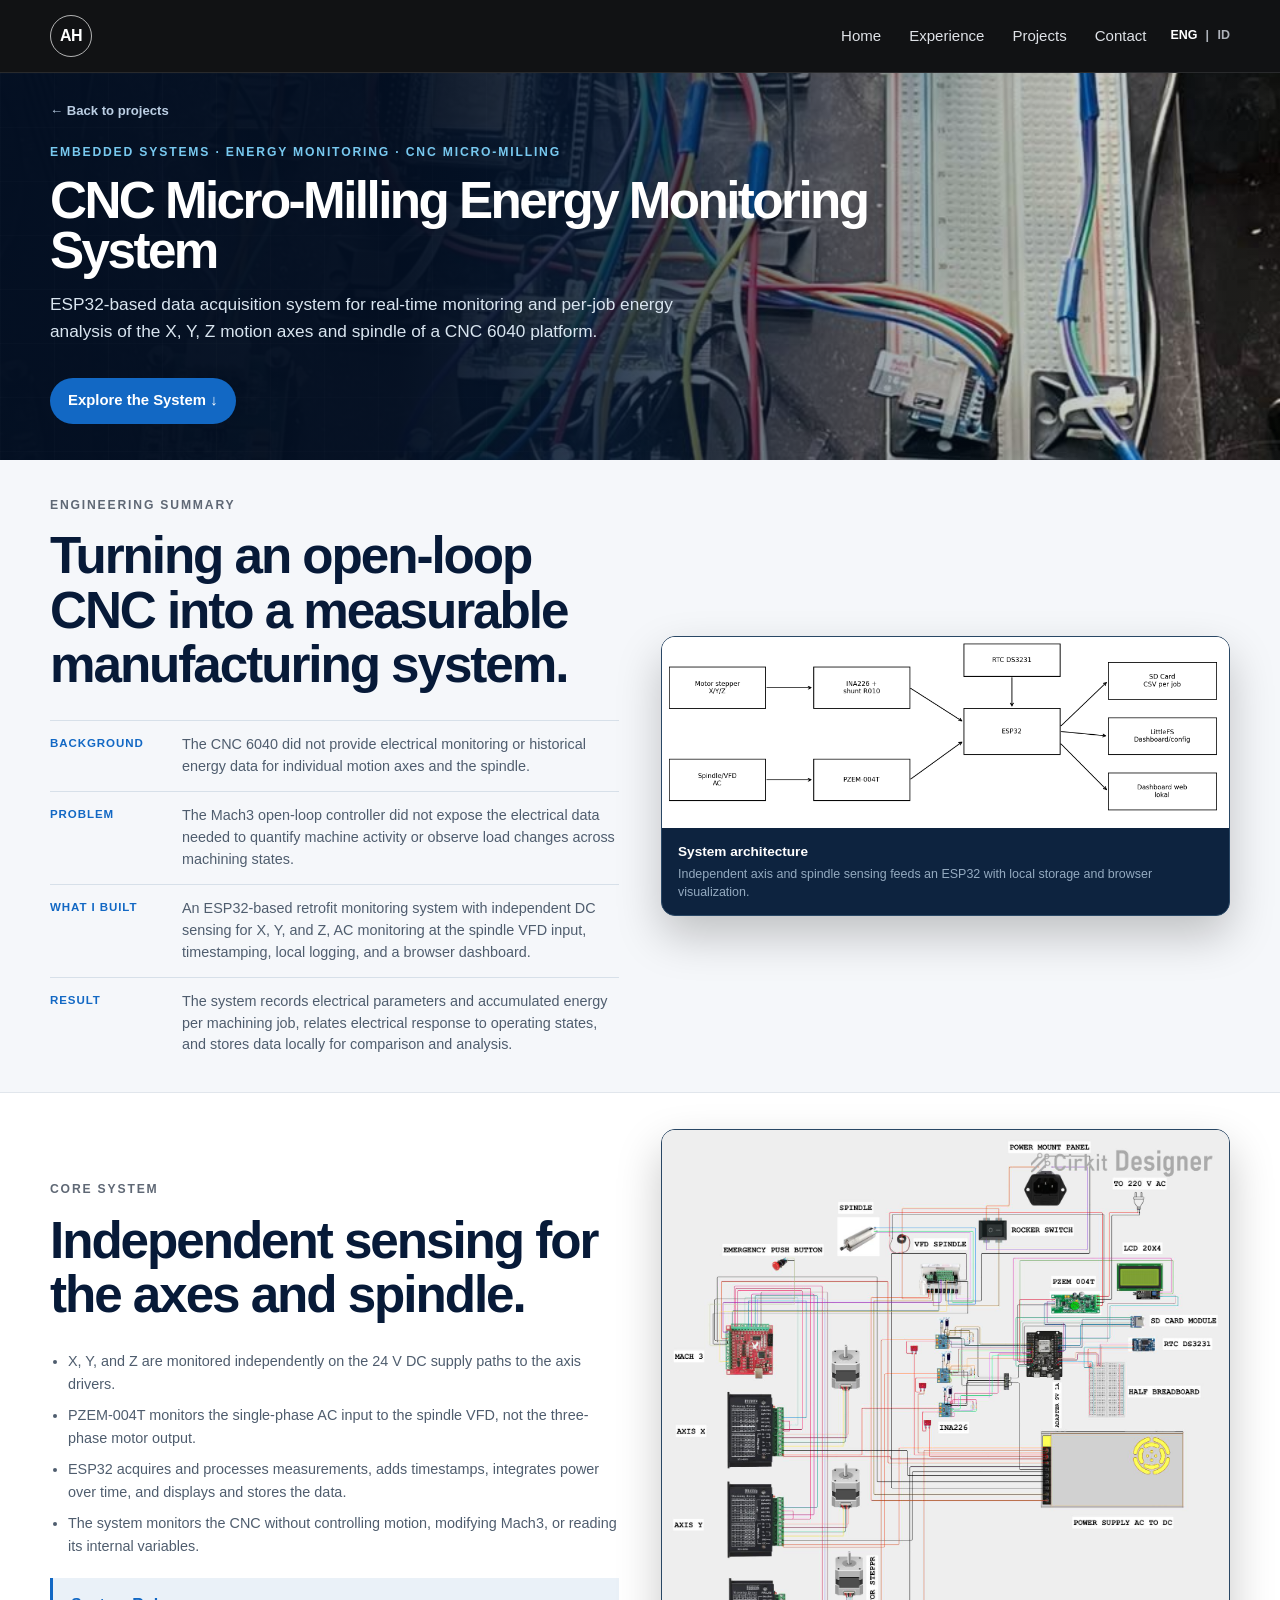
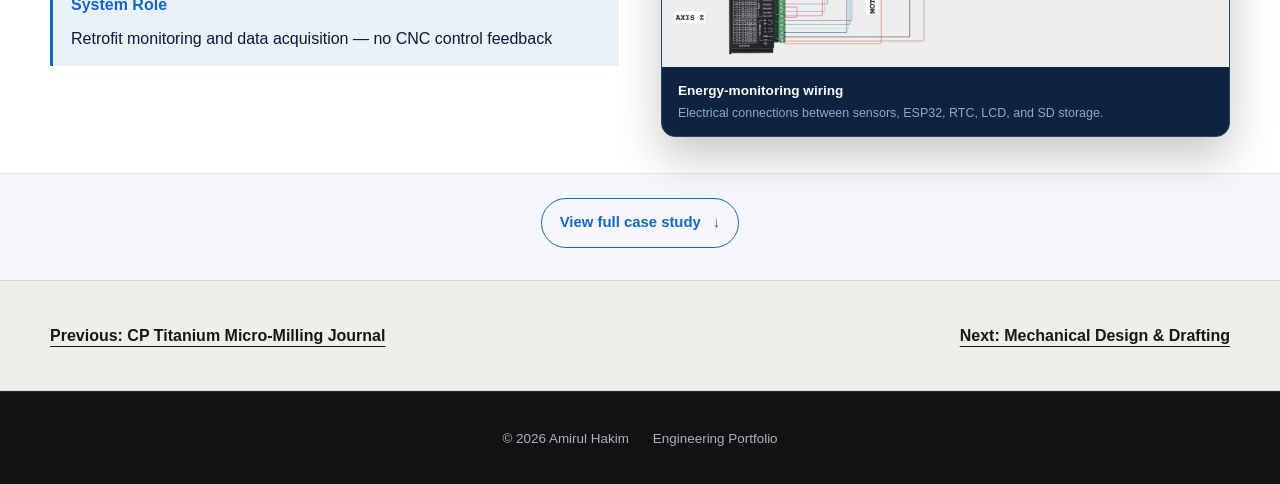
<file: projects/micro-milling-energy-monitoring.html>
<!doctype html>
<html lang="en">
<head>
  <meta charset="utf-8" />
  <meta name="viewport" content="width=device-width, initial-scale=1" />
  <meta name="description" content="ESP32-based CNC energy monitoring system for real-time axis and spindle electrical acquisition, local data logging, web visualization, and per-job energy analysis." data-energy-en="ESP32-based CNC energy monitoring system for real-time axis and spindle electrical acquisition, local data logging, web visualization, and per-job energy analysis." data-energy-id="Sistem monitoring energi CNC berbasis ESP32 untuk akuisisi kelistrikan sumbu dan spindle secara real-time, pencatatan data lokal, visualisasi web, serta analisis energi per job." data-energy-attribute="content" />
  <title  data-energy-en="CNC Micro-Milling Energy Monitoring System | Amirul Hakim" data-energy-id="Sistem Monitoring Energi CNC Micro-Milling | Amirul Hakim">CNC Micro-Milling Energy Monitoring System | Amirul Hakim</title>
  <link rel="canonical" href="https://amirulihakim.github.io/projects/micro-milling-energy-monitoring.html" />
  <link rel="stylesheet" href="../styles.css?v=20260913-1" />
  <link rel="stylesheet" href="../energy-monitoring.css?v=20260916" />
</head>
<body class="timah-page thesis-page energy-page">
  <header class="site-header"><div class="container nav-wrap">
    <a class="brand" href="../index.html#home" aria-label="Amirul Hakim home">AH</a>
    <button class="nav-toggle" aria-expanded="false" aria-controls="primary-nav" aria-label="Open navigation menu"><span></span><span></span><span></span></button>
    <nav id="primary-nav" class="nav" aria-label="Primary navigation"><a href="../index.html#home">Home</a><a href="../index.html#experience">Experience</a><a href="../index.html#projects">Projects</a><a href="../index.html#contact">Contact</a></nav>
  </div></header>
  <main>
<section class="timah-hero thesis-hero"><div class="container">
<a class="timah-back" href="../index.html#projects" data-energy-en="← Back to projects" data-energy-id="← Kembali ke proyek">← Back to projects</a>
<div class="timah-hero-grid thesis-hero-grid"><div class="timah-hero-copy">
<p class="timah-eyebrow" data-energy-en="Embedded Systems · Energy Monitoring · CNC Micro-Milling" data-energy-id="Sistem Embedded · Monitoring Energi · CNC Micro-Milling">Embedded Systems · Energy Monitoring · CNC Micro-Milling</p>
<h1  data-energy-en="CNC Micro-Milling Energy Monitoring System" data-energy-id="Sistem Monitoring Energi CNC Micro-Milling">CNC Micro-Milling Energy Monitoring System</h1>
<p class="timah-lead" data-energy-en="ESP32-based data acquisition system for real-time monitoring and per-job energy analysis of the X, Y, Z motion axes and spindle of a CNC 6040 platform." data-energy-id="Sistem akuisisi data berbasis ESP32 untuk monitoring real-time dan analisis energi per job pada sumbu gerak X, Y, Z serta spindle mesin CNC 6040.">ESP32-based data acquisition system for real-time monitoring and per-job energy analysis of the X, Y, Z motion axes and spindle of a CNC 6040 platform.</p>
<div class="timah-actions"><a class="button timah-button-primary" href="#system-overview" data-energy-en="Explore the System ↓" data-energy-id="Jelajahi Sistem ↓">Explore the System ↓</a></div>
</div></div></div></section>

    <section id="system-overview" class="timah-section"><div class="container"><div class="timah-split defa-content-split">
<div><div class="timah-section-heading"><div><p data-energy-en="Engineering Summary" data-energy-id="Ringkasan Teknik" class="timah-section-label">Engineering Summary</p><h2 data-energy-en="Turning an open-loop CNC into a measurable manufacturing system." data-energy-id="Menjadikan CNC open-loop sebagai sistem manufaktur yang terukur.">Turning an open-loop CNC into a measurable manufacturing system.</h2></div></div><dl class="timah-context-list defa-summary-list"><div><dt data-energy-en="Background" data-energy-id="Latar Belakang">Background</dt><dd data-energy-en="The CNC 6040 did not provide electrical monitoring or historical energy data for individual motion axes and the spindle." data-energy-id="CNC 6040 belum menyediakan pemantauan kelistrikan atau data energi historis untuk setiap sumbu gerak dan spindle.">The CNC 6040 did not provide electrical monitoring or historical energy data for individual motion axes and the spindle.</dd></div><div><dt data-energy-en="Problem" data-energy-id="Permasalahan">Problem</dt><dd data-energy-en="The Mach3 open-loop controller did not expose the electrical data needed to quantify machine activity or observe load changes across machining states." data-energy-id="Kontroler Mach3 open-loop tidak menyediakan data kelistrikan yang diperlukan untuk mengukur aktivitas mesin atau mengamati perubahan beban pada berbagai kondisi pemesinan.">The Mach3 open-loop controller did not expose the electrical data needed to quantify machine activity or observe load changes across machining states.</dd></div><div><dt data-energy-en="What I Built" data-energy-id="Yang Saya Bangun">What I Built</dt><dd data-energy-en="An ESP32-based retrofit monitoring system with independent DC sensing for X, Y, and Z, AC monitoring at the spindle VFD input, timestamping, local logging, and a browser dashboard." data-energy-id="Sistem monitoring retrofit berbasis ESP32 dengan pengukuran DC terpisah untuk X, Y, dan Z, pemantauan AC pada masukan VFD spindle, timestamp, pencatatan lokal, dan dashboard browser.">An ESP32-based retrofit monitoring system with independent DC sensing for X, Y, and Z, AC monitoring at the spindle VFD input, timestamping, local logging, and a browser dashboard.</dd></div><div><dt data-energy-en="Result" data-energy-id="Hasil">Result</dt><dd data-energy-en="The system records electrical parameters and accumulated energy per machining job, relates electrical response to operating states, and stores data locally for comparison and analysis." data-energy-id="Sistem merekam parameter kelistrikan dan akumulasi energi per job pemesinan, mengaitkan respons listrik dengan kondisi operasi, serta menyimpan data lokal untuk perbandingan dan analisis.">The system records electrical parameters and accumulated energy per machining job, relates electrical response to operating states, and stores data locally for comparison and analysis.</dd></div></dl></div>
<figure class="timah-media-card timah-dashboard-media energy-media energy-wide"><img src="../assets/projects/micro-milling-energy-monitoring/system-architecture.png?v=20260916" alt="System architecture" data-energy-en="System architecture" data-energy-id="Arsitektur sistem" data-energy-attribute="alt" loading="lazy" decoding="async"><figcaption><strong data-energy-en="System architecture" data-energy-id="Arsitektur sistem">System architecture</strong><span data-energy-en="Independent axis and spindle sensing feeds an ESP32 with local storage and browser visualization." data-energy-id="Pengukuran sumbu dan spindle secara terpisah terhubung ke ESP32 dengan penyimpanan lokal dan visualisasi browser.">Independent axis and spindle sensing feeds an ESP32 with local storage and browser visualization.</span></figcaption></figure>
</div></div></section>

<section id="core-system" class="timah-section timah-section-soft"><div class="container"><div class="timah-split defa-content-split">
<div><div class="timah-section-heading"><div><p data-energy-en="Core System" data-energy-id="Sistem Utama" class="timah-section-label">Core System</p><h2 data-energy-en="Independent sensing for the axes and spindle." data-energy-id="Pengukuran terpisah untuk sumbu dan spindle.">Independent sensing for the axes and spindle.</h2></div></div><ul class="energy-core-facts"><li data-energy-en="X, Y, and Z are monitored independently on the 24 V DC supply paths to the axis drivers." data-energy-id="X, Y, dan Z dipantau secara terpisah pada jalur suplai DC 24 V menuju driver sumbu.">X, Y, and Z are monitored independently on the 24 V DC supply paths to the axis drivers.</li><li data-energy-en="PZEM-004T monitors the single-phase AC input to the spindle VFD, not the three-phase motor output." data-energy-id="PZEM-004T memantau masukan AC satu fase ke VFD spindle, bukan keluaran tiga fase menuju motor.">PZEM-004T monitors the single-phase AC input to the spindle VFD, not the three-phase motor output.</li><li data-energy-en="ESP32 acquires and processes measurements, adds timestamps, integrates power over time, and displays and stores the data." data-energy-id="ESP32 membaca dan mengolah pengukuran, menambahkan timestamp, mengintegrasikan daya terhadap waktu, serta menampilkan dan menyimpan data.">ESP32 acquires and processes measurements, adds timestamps, integrates power over time, and displays and stores the data.</li><li data-energy-en="The system monitors the CNC without controlling motion, modifying Mach3, or reading its internal variables." data-energy-id="Sistem memantau CNC tanpa mengendalikan gerakan, memodifikasi Mach3, atau membaca variabel internalnya.">The system monitors the CNC without controlling motion, modifying Mach3, or reading its internal variables.</li></ul><div class="defa-status"><strong data-energy-en="System Role" data-energy-id="Peran Sistem">System Role</strong><span data-energy-en="Retrofit monitoring and data acquisition — no CNC control feedback" data-energy-id="Monitoring retrofit dan akuisisi data — tanpa umpan balik kontrol CNC">Retrofit monitoring and data acquisition — no CNC control feedback</span></div></div>
<figure class="timah-media-card timah-dashboard-media energy-media energy-wide"><img src="../assets/projects/micro-milling-energy-monitoring/energy-monitoring-wiring.png?v=20260916" alt="Energy-monitoring wiring" data-energy-en="Energy-monitoring wiring" data-energy-id="Pengawatan monitoring energi" data-energy-attribute="alt" loading="lazy" decoding="async"><figcaption><strong data-energy-en="Energy-monitoring wiring" data-energy-id="Pengawatan monitoring energi">Energy-monitoring wiring</strong><span data-energy-en="Electrical connections between sensors, ESP32, RTC, LCD, and SD storage." data-energy-id="Koneksi kelistrikan antara sensor, ESP32, RTC, LCD, dan penyimpanan SD.">Electrical connections between sensors, ESP32, RTC, LCD, and SD storage.</span></figcaption></figure>
</div></div></section>

    <details class="defa-case-study"><summary class="container defa-disclosure"><span class="button timah-disclosure-toggle"><span data-energy-en="View full case study" data-energy-id="Lihat studi kasus lengkap" class="defa-expand-label">View full case study</span><span data-energy-en="Collapse case study" data-energy-id="Tutup studi kasus" class="defa-collapse-label">Collapse case study</span><span class="defa-chevron" aria-hidden="true">↓</span></span></summary>
<section id="development-workflow" class="timah-section thesis-dark"><div class="container">
<div class="timah-section-heading"><div><p class="timah-section-label" data-energy-en="Development Workflow" data-energy-id="Alur Pengembangan">Development Workflow</p><h2  data-energy-en="From machine evaluation to experimental energy analysis" data-energy-id="Dari evaluasi mesin hingga analisis energi eksperimental">From machine evaluation to experimental energy analysis</h2></div></div><div class="thesis-workflow"><article><b>01</b><strong  data-energy-en="CNC Electrical Mapping" data-energy-id="Pemetaan Kelistrikan CNC">CNC Electrical Mapping</strong><span  data-energy-en="Power distribution and candidate sensing points identified." data-energy-id="Distribusi daya dan titik pengukuran potensial diidentifikasi.">Power distribution and candidate sensing points identified.</span></article><i aria-hidden="true"></i><article><b>02</b><strong  data-energy-en="Concept Development" data-energy-id="Pengembangan Konsep">Concept Development</strong><span  data-energy-en="Monitoring requirements and sensor/controller alternatives evaluated." data-energy-id="Kebutuhan monitoring serta alternatif sensor dan kontroler dievaluasi.">Monitoring requirements and sensor/controller alternatives evaluated.</span></article><i aria-hidden="true"></i><article><b>03</b><strong  data-energy-en="Hardware Integration" data-energy-id="Integrasi Hardware">Hardware Integration</strong><span  data-energy-en="Axis sensors, spindle monitoring, ESP32, RTC, SD card, and LCD integrated." data-energy-id="Sensor sumbu, monitoring spindle, ESP32, RTC, SD card, dan LCD diintegrasikan.">Axis sensors, spindle monitoring, ESP32, RTC, SD card, and LCD integrated.</span></article><i aria-hidden="true"></i><article><b>04</b><strong  data-energy-en="Firmware Development" data-energy-id="Pengembangan Firmware">Firmware Development</strong><span  data-energy-en="Acquisition, scheduling, timestamping, logging, and job handling implemented." data-energy-id="Akuisisi, penjadwalan, timestamp, logging, dan pengelolaan job diimplementasikan.">Acquisition, scheduling, timestamping, logging, and job handling implemented.</span></article><i aria-hidden="true"></i><article><b>05</b><strong  data-energy-en="Web Dashboard" data-energy-id="Dashboard Web">Web Dashboard</strong><span  data-energy-en="Real-time, control, history, detail, compare, and settings interfaces developed." data-energy-id="Antarmuka real-time, control, history, detail, compare, dan settings dikembangkan.">Real-time, control, history, detail, compare, and settings interfaces developed.</span></article><i aria-hidden="true"></i><article><b>06</b><strong  data-energy-en="System Validation" data-energy-id="Validasi Sistem">System Validation</strong><span  data-energy-en="Idle, individual-axis motion, spindle no-load, and machining responses evaluated." data-energy-id="Respons idle, gerak tiap sumbu, spindle tanpa beban, dan pemesinan dievaluasi.">Idle, individual-axis motion, spindle no-load, and machining responses evaluated.</span></article><i aria-hidden="true"></i><article><b>07</b><strong  data-energy-en="Machining Experiment" data-energy-id="Eksperimen Pemesinan">Machining Experiment</strong><span  data-energy-en="Energy records applied to controlled FR4 PCB machining experiments." data-energy-id="Rekaman energi digunakan dalam eksperimen pemesinan PCB FR4 yang terkontrol.">Energy records applied to controlled FR4 PCB machining experiments.</span></article></div>
    </div></section>

    <section id="hardware-architecture" class="timah-section"><div class="container">
<div class="timah-section-heading"><div><p class="timah-section-label" data-energy-en="Hardware Architecture" data-energy-id="Arsitektur Hardware">Hardware Architecture</p><h2  data-energy-en="Multi-channel sensing without modifying the CNC controller" data-energy-id="Pengukuran multikanal tanpa memodifikasi kontroler CNC">Multi-channel sensing without modifying the CNC controller</h2></div></div><div class="thesis-setup-layout"><figure class="timah-media-card timah-dashboard-media energy-media "><img src="../assets/projects/micro-milling-energy-monitoring/energy-monitoring-wiring.png?v=20260916" alt="Energy-monitoring wiring" data-energy-en="Energy-monitoring wiring" data-energy-id="Pengawatan monitoring energi" data-energy-attribute="alt" loading="lazy" decoding="async" /><figcaption><strong  data-energy-en="Energy-monitoring wiring" data-energy-id="Pengawatan monitoring energi">Energy-monitoring wiring</strong><span  data-energy-en="Electrical connections between sensors, ESP32, RTC, LCD, and SD storage." data-energy-id="Koneksi kelistrikan antara sensor, ESP32, RTC, LCD, dan penyimpanan SD.">Electrical connections between sensors, ESP32, RTC, LCD, and SD storage.</span></figcaption></figure><div class="thesis-parameter-grid"><article><span  data-energy-en="Controller" data-energy-id="Kontroler">Controller</span><strong>ESP32 DevKit V1</strong><small>ESP32-WROOM-32</small></article><article><span  data-energy-en="Axis Monitoring" data-energy-id="Monitoring Sumbu">Axis Monitoring</span><strong>3 × INA226</strong></article><article><span  data-energy-en="DC Shunt" data-energy-id="Shunt DC">DC Shunt</span><strong>R010 · 0.01 Ω</strong></article><article><span  data-energy-en="Spindle Monitoring" data-energy-id="Monitoring Spindle">Spindle Monitoring</span><strong>PZEM-004T V3.0</strong><small>100 A CT</small></article><article><span  data-energy-en="Timestamp" data-energy-id="Timestamp">Timestamp</span><strong>DS3231 RTC</strong></article><article><span  data-energy-en="Storage" data-energy-id="Penyimpanan">Storage</span><strong>microSD / CSV</strong></article><article><span  data-energy-en="Local Display" data-energy-id="Layar Lokal">Local Display</span><strong>20×4 I²C LCD</strong></article><article><span  data-energy-en="CNC Platform" data-energy-id="Platform CNC">CNC Platform</span><strong>CNC Router 6040-3A</strong></article><article><span  data-energy-en="Axis Supply" data-energy-id="Suplai Sumbu">Axis Supply</span><strong>24 V DC</strong></article><article><span  data-energy-en="Spindle" data-energy-id="Spindle">Spindle</span><strong>2.2 kW · VFD</strong></article></div></div><p  data-energy-en="INA226 channels sit between the 24 V DC supply and the axis drivers. The PZEM measures the single-phase AC input to the VFD, not its three-phase motor output. The monitoring system neither controls CNC motion nor reads internal Mach3 variables." data-energy-id="Kanal INA226 berada di antara suplai DC 24 V dan driver sumbu. PZEM mengukur masukan AC satu fase ke VFD, bukan keluaran tiga fase menuju motor. Sistem monitoring tidak mengendalikan gerak CNC dan tidak membaca variabel internal Mach3.">INA226 channels sit between the 24 V DC supply and the axis drivers. The PZEM measures the single-phase AC input to the VFD, not its three-phase motor output. The monitoring system neither controls CNC motion nor reads internal Mach3 variables.</p>
    </div></section>

    <section id="embedded-system" class="timah-section thesis-dark"><div class="container">
<div class="timah-section-heading"><div><p class="timah-section-label" data-energy-en="Embedded System" data-energy-id="Sistem Embedded">Embedded System</p><h2  data-energy-en="Acquisition, processing, storage, and presentation on one ESP32 platform" data-energy-id="Akuisisi, pemrosesan, penyimpanan, dan penyajian pada satu platform ESP32">Acquisition, processing, storage, and presentation on one ESP32 platform</h2></div></div><figure class="timah-media-card timah-dashboard-media energy-media energy-wide"><img src="../assets/projects/micro-milling-energy-monitoring/hardware-rtos-architecture.png?v=20260916" alt="Hardware and RTOS architecture" data-energy-en="Hardware and RTOS architecture" data-energy-id="Arsitektur hardware dan RTOS" data-energy-attribute="alt" loading="lazy" decoding="async" /><figcaption><strong  data-energy-en="Hardware and RTOS architecture" data-energy-id="Arsitektur hardware dan RTOS">Hardware and RTOS architecture</strong><span  data-energy-en="The Arduino loop handles INA226, web services, and job recording; separate FreeRTOS tasks handle PZEM reads and storage maintenance." data-energy-id="Loop Arduino menangani INA226, layanan web, dan pencatatan job; task FreeRTOS terpisah menangani pembacaan PZEM dan pemeliharaan penyimpanan.">The Arduino loop handles INA226, web services, and job recording; separate FreeRTOS tasks handle PZEM reads and storage maintenance.</span></figcaption></figure><div class="thesis-measure-grid energy-layer-grid"><article><strong  data-energy-en="Sensing Layer" data-energy-id="Lapisan Akuisisi">Sensing Layer</strong><p  data-energy-en="INA226 and PZEM electrical acquisition." data-energy-id="Akuisisi parameter kelistrikan melalui INA226 dan PZEM.">INA226 and PZEM electrical acquisition.</p></article><article><strong  data-energy-en="Processing Layer" data-energy-id="Lapisan Pemrosesan">Processing Layer</strong><p  data-energy-en="ESP32 processing, job state, discrete power integration, and task separation." data-energy-id="Pemrosesan ESP32, status job, integrasi daya secara diskrit, dan pemisahan task.">ESP32 processing, job state, discrete power integration, and task separation.</p></article><article><strong  data-energy-en="Storage Layer" data-energy-id="Lapisan Penyimpanan">Storage Layer</strong><p  data-energy-en="SD-card CSV job records and temporary RAM data for live visualization." data-energy-id="Rekaman job CSV pada SD card dan data sementara di RAM untuk visualisasi langsung.">SD-card CSV job records and temporary RAM data for live visualization.</p></article><article><strong  data-energy-en="Presentation Layer" data-energy-id="Lapisan Penyajian">Presentation Layer</strong><p  data-energy-en="A local browser dashboard served directly from the ESP32." data-energy-id="Dashboard browser lokal yang disajikan langsung oleh ESP32.">A local browser dashboard served directly from the ESP32.</p></article></div><p  data-energy-en="Firmware uses the ESP32/Arduino/PlatformIO toolchain with I²C, UART, SPI, RTC, LittleFS, WebServer, and SD storage. The local dashboard polls JSON HTTP endpoints; primary job samples and summaries remain on the SD card." data-energy-id="Firmware menggunakan ESP32/Arduino/PlatformIO dengan I²C, UART, SPI, RTC, LittleFS, WebServer, dan penyimpanan SD. Dashboard lokal melakukan polling endpoint HTTP JSON; sampel dan ringkasan job utama tetap disimpan pada SD card.">Firmware uses the ESP32/Arduino/PlatformIO toolchain with I²C, UART, SPI, RTC, LittleFS, WebServer, and SD storage. The local dashboard polls JSON HTTP endpoints; primary job samples and summaries remain on the SD card.</p>
    </div></section>

    <section id="web-dashboard" class="timah-section"><div class="container">
<div class="timah-section-heading"><div><p class="timah-section-label" data-energy-en="Web Dashboard" data-energy-id="Dashboard Web">Web Dashboard</p><h2  data-energy-en="Real-time monitoring with per-job history and comparison" data-energy-id="Monitoring real-time dengan riwayat dan perbandingan per job">Real-time monitoring with per-job history and comparison</h2></div></div><figure class="timah-media-card timah-dashboard-media energy-media energy-wide"><img src="../assets/projects/micro-milling-energy-monitoring/dashboard-realtime.png?v=20260916" alt="Real-time" data-energy-en="Real-time" data-energy-id="Real-time" data-energy-attribute="alt" loading="lazy" decoding="async" /><figcaption><strong  data-energy-en="Real-time" data-energy-id="Real-time">Real-time</strong><span  data-energy-en="Live electrical and energy parameters during machine operation." data-energy-id="Parameter kelistrikan dan energi secara langsung selama mesin beroperasi.">Live electrical and energy parameters during machine operation.</span></figcaption></figure><div class="timah-evidence-grid thesis-evidence-grid energy-dashboard-grid"><figure class="timah-media-card timah-dashboard-media energy-media "><img src="../assets/projects/micro-milling-energy-monitoring/dashboard-control.png?v=20260916" alt="Control" data-energy-en="Control" data-energy-id="Control" data-energy-attribute="alt" loading="lazy" decoding="async" /><figcaption><strong  data-energy-en="Control" data-energy-id="Control">Control</strong><span  data-energy-en="Job-level recording workflow for starting and finishing monitored runs." data-energy-id="Alur pencatatan per job untuk memulai dan menyelesaikan proses yang dipantau.">Job-level recording workflow for starting and finishing monitored runs.</span></figcaption></figure><figure class="timah-media-card timah-dashboard-media energy-media "><img src="../assets/projects/micro-milling-energy-monitoring/dashboard-history.png?v=20260916" alt="History" data-energy-en="History" data-energy-id="History" data-energy-attribute="alt" loading="lazy" decoding="async" /><figcaption><strong  data-energy-en="History" data-energy-id="History">History</strong><span  data-energy-en="Stored machining jobs and recorded summaries." data-energy-id="Job pemesinan yang tersimpan beserta ringkasan rekamannya.">Stored machining jobs and recorded summaries.</span></figcaption></figure><figure class="timah-media-card timah-dashboard-media energy-media "><img src="../assets/projects/micro-milling-energy-monitoring/dashboard-detail.png?v=20260916" alt="Detail" data-energy-en="Detail" data-energy-id="Detail" data-energy-attribute="alt" loading="lazy" decoding="async" /><figcaption><strong  data-energy-en="Detail" data-energy-id="Detail">Detail</strong><span  data-energy-en="Individual-job electrical and energy data." data-energy-id="Data kelistrikan dan energi untuk setiap job.">Individual-job electrical and energy data.</span></figcaption></figure><figure class="timah-media-card timah-dashboard-media energy-media "><img src="../assets/projects/micro-milling-energy-monitoring/dashboard-compare.png?v=20260916" alt="Compare" data-energy-en="Compare" data-energy-id="Compare" data-energy-attribute="alt" loading="lazy" decoding="async" /><figcaption><strong  data-energy-en="Compare" data-energy-id="Compare">Compare</strong><span  data-energy-en="Side-by-side comparison of recorded machining jobs." data-energy-id="Perbandingan berdampingan antar-job pemesinan yang telah direkam.">Side-by-side comparison of recorded machining jobs.</span></figcaption></figure></div><p  data-energy-en="The Control tab manages monitoring and job records, not CNC motion. Detail and Compare use recorded samples when available; fallback graphics support presentation and are not measured data." data-energy-id="Tab Control mengelola monitoring dan rekaman job, bukan gerak CNC. Detail dan Compare menggunakan sampel rekaman jika tersedia; grafik fallback hanya membantu penyajian dan bukan data pengukuran.">The Control tab manages monitoring and job records, not CNC motion. Detail and Compare use recorded samples when available; fallback graphics support presentation and are not measured data.</p><p  data-energy-en="TWI and SEC shown in the interface are development indicators, not validated measures of absolute tool wear or cutting efficiency." data-energy-id="TWI dan SEC yang terlihat pada antarmuka merupakan indikator dalam pengembangan, bukan ukuran tervalidasi untuk keausan pahat absolut atau efisiensi pemotongan.">TWI and SEC shown in the interface are development indicators, not validated measures of absolute tool wear or cutting efficiency.</p>
    </div></section>

    <section id="system-validation" class="timah-section thesis-dark"><div class="container">
<div class="timah-section-heading"><div><p class="timah-section-label" data-energy-en="System Validation" data-energy-id="Validasi Sistem">System Validation</p><h2  data-energy-en="Electrical response mapped to machine operating states" data-energy-id="Respons kelistrikan dikaitkan dengan kondisi operasi mesin">Electrical response mapped to machine operating states</h2></div></div><div class="energy-validation"><div><p  data-energy-en="Validation covered idle/baseline, X-axis jogging, Y-axis jogging, Z-axis jogging, spindle operation without cutting, and active machining." data-energy-id="Validasi mencakup idle/baseline, jogging sumbu X, Y, dan Z, spindle berputar tanpa pemotongan, serta pemesinan aktif.">Validation covered idle/baseline, X-axis jogging, Y-axis jogging, Z-axis jogging, spindle operation without cutting, and active machining.</p><p  data-energy-en="Measured current and power changes were checked against the active component and operating condition. These tests establish functional response and condition correspondence, rather than laboratory-grade measurement accuracy." data-energy-id="Perubahan arus dan daya yang terukur diperiksa terhadap komponen aktif dan kondisi operasi. Pengujian ini menilai respons fungsional dan kesesuaian kondisi, bukan akurasi pengukuran setara laboratorium.">Measured current and power changes were checked against the active component and operating condition. These tests establish functional response and condition correspondence, rather than laboratory-grade measurement accuracy.</p><p class="energy-state-flow" data-energy-en="Idle Baseline → Axis Motion → Spindle No-Load → Active Machining" data-energy-id="Baseline Idle → Gerak Sumbu → Spindle Tanpa Beban → Pemesinan Aktif">Idle Baseline → Axis Motion → Spindle No-Load → Active Machining</p></div><figure class="timah-media-card timah-dashboard-media energy-media energy-photo"><img src="../assets/projects/micro-milling-energy-monitoring/system-response-test.jpg?v=20260916" alt="System response test" data-energy-en="System response test" data-energy-id="Pengujian respons sistem" data-energy-attribute="alt" loading="lazy" decoding="async" /><figcaption><strong  data-energy-en="System response test" data-energy-id="Pengujian respons sistem">System response test</strong><span  data-energy-en="Checking the monitoring response while operating the CNC platform." data-energy-id="Memeriksa respons monitoring saat platform CNC dioperasikan.">Checking the monitoring response while operating the CNC platform.</span></figcaption></figure></div>
    </div></section>

    <section id="experimental-application" class="timah-section"><div class="container">
<div class="timah-section-heading"><div><p class="timah-section-label" data-energy-en="Experimental Application" data-energy-id="Penerapan Eksperimental">Experimental Application</p><h2  data-energy-en="Using machine-energy data to study PCB micro-machining" data-energy-id="Menggunakan data energi mesin untuk mempelajari pemesinan mikro PCB">Using machine-energy data to study PCB micro-machining</h2></div></div><p  data-energy-en="The monitoring system was used during FR4 PCB isolation routing and component drilling. A Taguchi L27 design varied spindle speed, feed rate, and depth of cut; the evaluation considered energy consumption, machining time, and dimensional/visual quality." data-energy-id="Sistem monitoring digunakan saat isolation routing dan drilling komponen pada PCB FR4. Rancangan Taguchi L27 memvariasikan spindle speed, feed rate, dan depth of cut; evaluasi mencakup konsumsi energi, waktu pemesinan, serta kualitas dimensi dan visual.">The monitoring system was used during FR4 PCB isolation routing and component drilling. A Taguchi L27 design varied spindle speed, feed rate, and depth of cut; the evaluation considered energy consumption, machining time, and dimensional/visual quality.</p><div class="thesis-measure-media-grid energy-experiment-grid"><figure class="timah-media-card timah-dashboard-media energy-media "><img src="../assets/projects/micro-milling-energy-monitoring/pcb-isolation-toolpath.png?v=20260916" alt="PCB isolation toolpath" data-energy-en="PCB isolation toolpath" data-energy-id="Toolpath isolasi PCB" data-energy-attribute="alt" loading="lazy" decoding="async" /><figcaption><strong  data-energy-en="PCB isolation toolpath" data-energy-id="Toolpath isolasi PCB">PCB isolation toolpath</strong><span  data-energy-en="Isolation routing used as a controlled machining operation." data-energy-id="Isolation routing sebagai operasi pemesinan yang terkontrol.">Isolation routing used as a controlled machining operation.</span></figcaption></figure><figure class="timah-media-card timah-dashboard-media energy-media "><img src="../assets/projects/micro-milling-energy-monitoring/pcb-machining-process.jpg?v=20260916" alt="PCB machining process" data-energy-en="PCB machining process" data-energy-id="Proses pemesinan PCB" data-energy-attribute="alt" loading="lazy" decoding="async" /><figcaption><strong  data-energy-en="PCB machining process" data-energy-id="Proses pemesinan PCB">PCB machining process</strong><span  data-energy-en="Machining used to generate job-level energy records." data-energy-id="Pemesinan yang digunakan untuk menghasilkan rekaman energi per job.">Machining used to generate job-level energy records.</span></figcaption></figure><figure class="timah-media-card timah-dashboard-media energy-media "><img src="../assets/projects/micro-milling-energy-monitoring/vibration-measurement.jpg?v=20260916" alt="Separate vibration measurement" data-energy-en="Separate vibration measurement" data-energy-id="Pengukuran getaran terpisah" data-energy-attribute="alt" loading="lazy" decoding="async" /><figcaption><strong  data-energy-en="Separate vibration measurement" data-energy-id="Pengukuran getaran terpisah">Separate vibration measurement</strong><span  data-energy-en="Handheld measurement during the experiment; vibration sensing is not integrated into the energy-monitoring system." data-energy-id="Pengukuran dengan alat genggam saat eksperimen; sensor getaran tidak terintegrasi dalam sistem monitoring energi.">Handheld measurement during the experiment; vibration sensing is not integrated into the energy-monitoring system.</span></figcaption></figure></div>
    </div></section>

    <section id="capabilities" class="timah-section"><div class="container">
<div class="timah-section-heading"><div><p class="timah-section-label" data-energy-en="System Capabilities" data-energy-id="Kapabilitas Sistem">System Capabilities</p><h2  data-energy-en="From electrical samples to traceable machining records" data-energy-id="Dari sampel kelistrikan menjadi rekaman pemesinan yang dapat ditelusuri">From electrical samples to traceable machining records</h2></div></div><div class="energy-capability-grid"><article class="thesis-result-card energy-capability"><h3  data-energy-en="Independent Axis Monitoring" data-energy-id="Monitoring Sumbu Terpisah">Independent Axis Monitoring</h3><p  data-energy-en="X, Y, and Z electrical channels monitored separately." data-energy-id="Kanal kelistrikan X, Y, dan Z dipantau secara terpisah.">X, Y, and Z electrical channels monitored separately.</p></article><article class="thesis-result-card energy-capability"><h3  data-energy-en="Spindle Power Monitoring" data-energy-id="Monitoring Daya Spindle">Spindle Power Monitoring</h3><p  data-energy-en="AC input to the spindle VFD monitored independently." data-energy-id="Masukan AC ke VFD spindle dipantau secara independen.">AC input to the spindle VFD monitored independently.</p></article><article class="thesis-result-card energy-capability"><h3  data-energy-en="Per-Job Energy Recording" data-energy-id="Pencatatan Energi per Job">Per-Job Energy Recording</h3><p  data-energy-en="Power samples integrated over time and stored as machining-job records." data-energy-id="Sampel daya diintegrasikan terhadap waktu dan disimpan sebagai rekaman job pemesinan.">Power samples integrated over time and stored as machining-job records.</p></article><article class="thesis-result-card energy-capability"><h3  data-energy-en="Process Comparison" data-energy-id="Perbandingan Proses">Process Comparison</h3><p  data-energy-en="Recorded jobs reviewed and compared through the local dashboard." data-energy-id="Job yang direkam ditinjau dan dibandingkan melalui dashboard lokal.">Recorded jobs reviewed and compared through the local dashboard.</p></article></div>
    </div></section>

    <section id="documentation" class="timah-section thesis-dark"><div class="container">
<div class="timah-section-heading"><div><p class="timah-section-label" data-energy-en="Technical Documentation" data-energy-id="Dokumentasi Teknis">Technical Documentation</p><h2  data-energy-en="Prototype integration and machine-side verification" data-energy-id="Integrasi prototipe dan verifikasi pada mesin">Prototype integration and machine-side verification</h2></div></div><div class="timah-evidence-grid thesis-evidence-grid"><figure class="timah-media-card timah-dashboard-media energy-media energy-photo"><img src="../assets/projects/micro-milling-energy-monitoring/prototype-wiring.jpg?v=20260916" alt="Prototype wiring" data-energy-en="Prototype wiring" data-energy-id="Pengawatan prototipe" data-energy-attribute="alt" loading="lazy" decoding="async" /><figcaption><strong  data-energy-en="Prototype wiring" data-energy-id="Pengawatan prototipe">Prototype wiring</strong><span  data-energy-en="Electrical integration of monitoring modules with the ESP32 platform." data-energy-id="Integrasi kelistrikan modul monitoring dengan platform ESP32.">Electrical integration of monitoring modules with the ESP32 platform.</span></figcaption></figure><figure class="timah-media-card timah-dashboard-media energy-media energy-photo"><img src="../assets/projects/micro-milling-energy-monitoring/system-response-test.jpg?v=20260916" alt="Machine-side commissioning" data-energy-en="Machine-side commissioning" data-energy-id="Pengujian awal pada mesin" data-energy-attribute="alt" loading="lazy" decoding="async" /><figcaption><strong  data-energy-en="Machine-side commissioning" data-energy-id="Pengujian awal pada mesin">Machine-side commissioning</strong><span  data-energy-en="Checking the assembled monitoring system during CNC operation." data-energy-id="Memeriksa sistem monitoring yang telah dirakit selama pengoperasian CNC.">Checking the assembled monitoring system during CNC operation.</span></figcaption></figure></div>
    </div></section>

    <section id="engineering-takeaway" class="timah-section"><div class="container">
<div class="timah-section-heading"><div><p class="timah-section-label" data-energy-en="Engineering Takeaway" data-energy-id="Pelajaran Rekayasa">Engineering Takeaway</p><h2  data-energy-en="Turning an open-loop CNC into a measurable manufacturing system" data-energy-id="Menjadikan CNC open-loop sebagai sistem manufaktur yang terukur">Turning an open-loop CNC into a measurable manufacturing system</h2></div></div><p  data-energy-en="This project demonstrates a low-cost retrofit approach to exposing electrical behavior on a laboratory CNC platform. Independent axis and spindle sensing, embedded processing, local storage, and a browser interface create a traceable record of energy use throughout each machining job." data-energy-id="Proyek ini menunjukkan pendekatan retrofit berbiaya rendah untuk mengamati perilaku kelistrikan CNC laboratorium. Pengukuran sumbu dan spindle secara terpisah, pemrosesan embedded, penyimpanan lokal, dan antarmuka browser menghasilkan rekaman penggunaan energi yang dapat ditelusuri selama setiap job pemesinan.">This project demonstrates a low-cost retrofit approach to exposing electrical behavior on a laboratory CNC platform. Independent axis and spindle sensing, embedded processing, local storage, and a browser interface create a traceable record of energy use throughout each machining job.</p><p  data-energy-en="The platform can support process comparison, energy-efficiency studies, and future machine-condition analysis without accessing the CNC controller’s internal data." data-energy-id="Platform ini dapat mendukung perbandingan proses, studi efisiensi energi, dan pengembangan analisis kondisi mesin tanpa mengakses data internal kontroler CNC.">The platform can support process comparison, energy-efficiency studies, and future machine-condition analysis without accessing the CNC controller’s internal data.</p><p class="timah-section-label energy-future-label" data-energy-en="Future directions" data-energy-id="Arah Pengembangan">Future directions</p><div class="thesis-future-grid"><span  data-energy-en="Higher-Rate Data Acquisition" data-energy-id="Akuisisi Data Lebih Cepat">Higher-Rate Data Acquisition</span><span  data-energy-en="Additional Process Sensors" data-energy-id="Sensor Proses Tambahan">Additional Process Sensors</span><span  data-energy-en="Automated Condition Classification" data-energy-id="Klasifikasi Kondisi Otomatis">Automated Condition Classification</span><span  data-energy-en="Networked Data Logging" data-energy-id="Pencatatan Data Berjaringan">Networked Data Logging</span></div><div class="timah-actions"><a class="button timah-button-primary" href="../index.html#projects" data-energy-en="Back to Projects" data-energy-id="Kembali ke Proyek">Back to Projects</a></div>
    </div></section>

</details>

<section class="project-band"><div class="container next-projects"><a href="cp-titanium-micro-milling.html" data-energy-en="Previous: CP Titanium Micro-Milling Journal" data-energy-id="Sebelumnya: Jurnal Micro-Milling CP Titanium">Previous: CP Titanium Micro-Milling Journal</a><a href="mechanical-design-drafting.html" data-energy-en="Next: Mechanical Design &amp; Drafting" data-energy-id="Berikutnya: Desain &amp; Gambar Teknik Mekanik">Next: Mechanical Design &amp; Drafting</a></div></section>
  </main>
  <div class="image-lightbox" role="dialog" aria-modal="true" aria-label="Image viewer" data-energy-en="Image viewer" data-energy-id="Penampil gambar" data-energy-attribute="aria-label" aria-hidden="true"><button type="button" class="image-lightbox-close" aria-label="Close image viewer" data-energy-en="Close image viewer" data-energy-id="Tutup penampil gambar" data-energy-attribute="aria-label">&times;</button><div class="image-lightbox-stage"><img alt="" /></div><div class="image-lightbox-controls" aria-label="Image zoom controls" data-energy-en="Image zoom controls" data-energy-id="Kontrol zoom gambar" data-energy-attribute="aria-label"><button type="button" data-zoom-out aria-label="Zoom out" data-energy-en="Zoom out" data-energy-id="Perkecil" data-energy-attribute="aria-label">&minus;</button><button type="button" data-zoom-reset aria-label="Reset zoom" data-energy-en="Reset zoom" data-energy-id="Atur ulang zoom" data-energy-attribute="aria-label">100%</button><button type="button" data-zoom-in aria-label="Zoom in" data-energy-en="Zoom in" data-energy-id="Perbesar" data-energy-attribute="aria-label">+</button></div></div>
  <footer class="footer"><div class="container footer-inner"><span>&copy; <span id="year"></span> Amirul Hakim</span><span>Engineering Portfolio</span></div></footer>
  <script src="../script.js?v=20260913-1"></script>
</body>
</html>
</file>
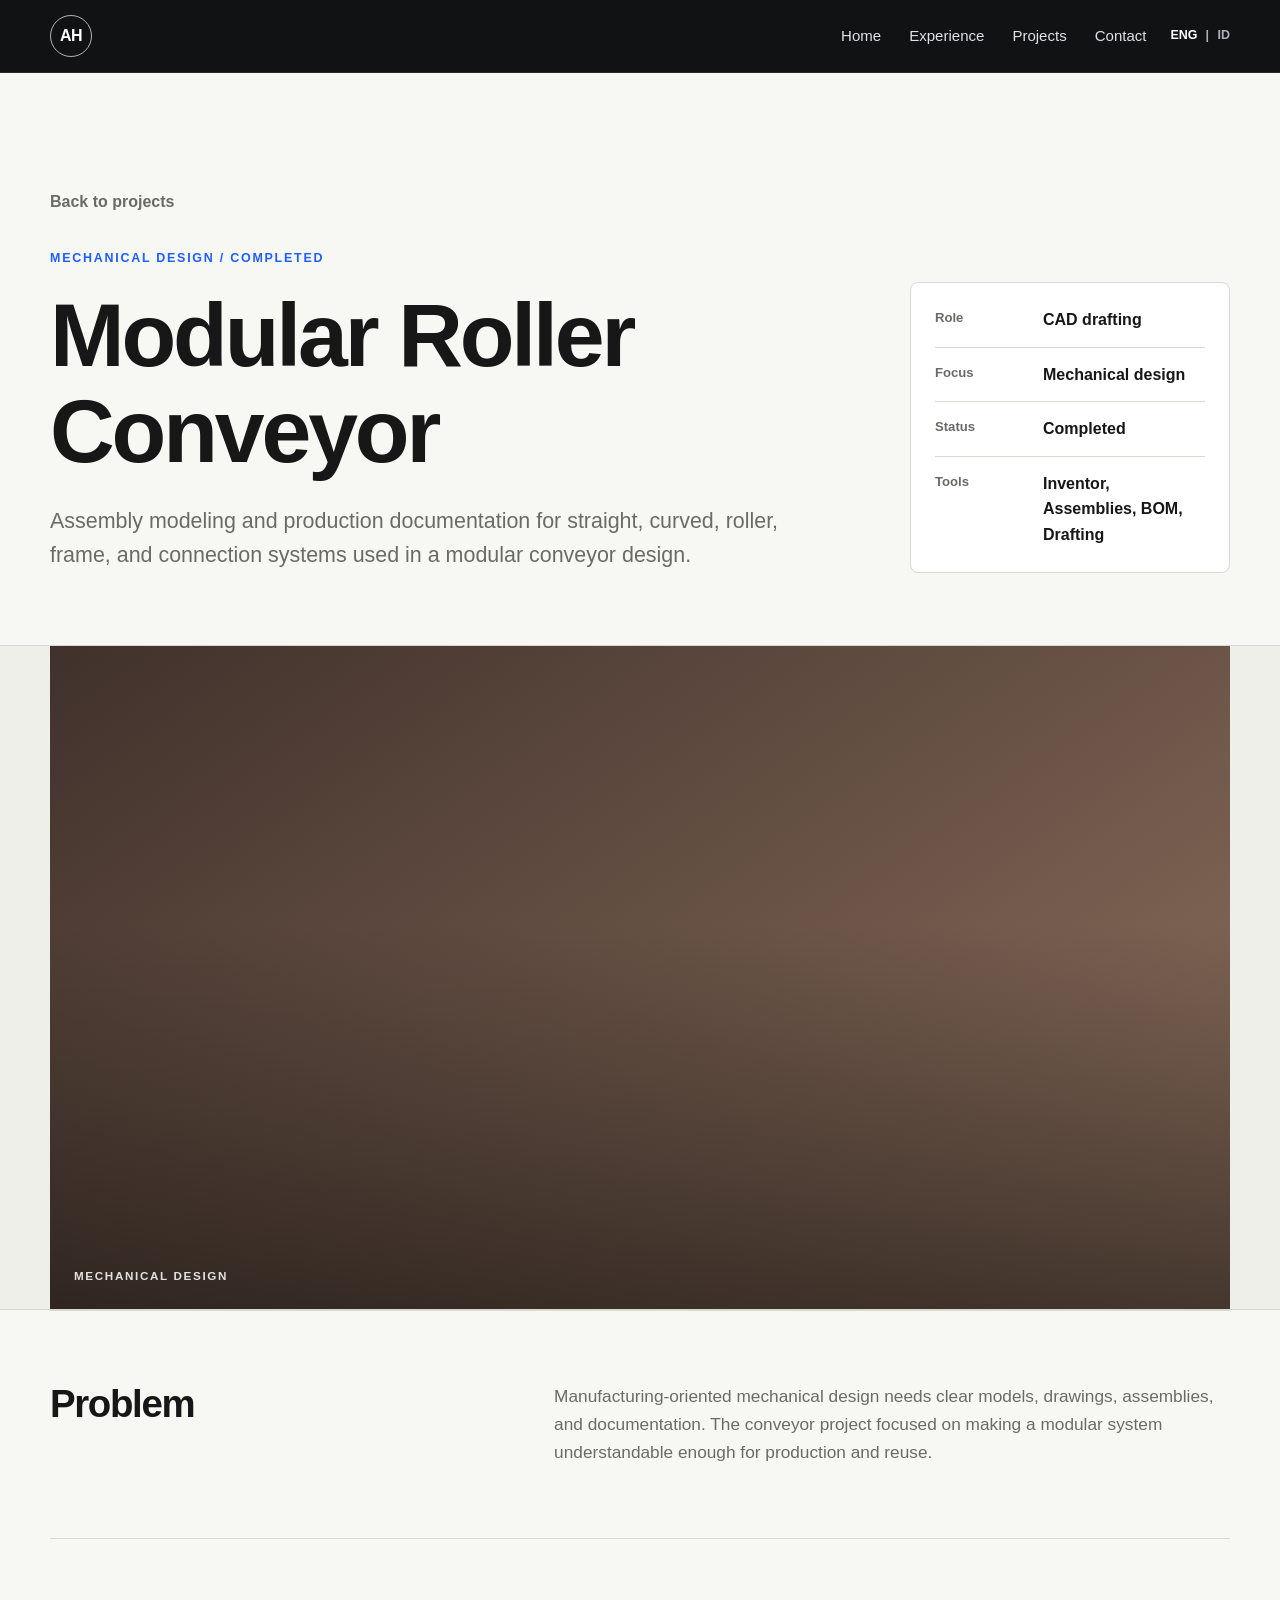
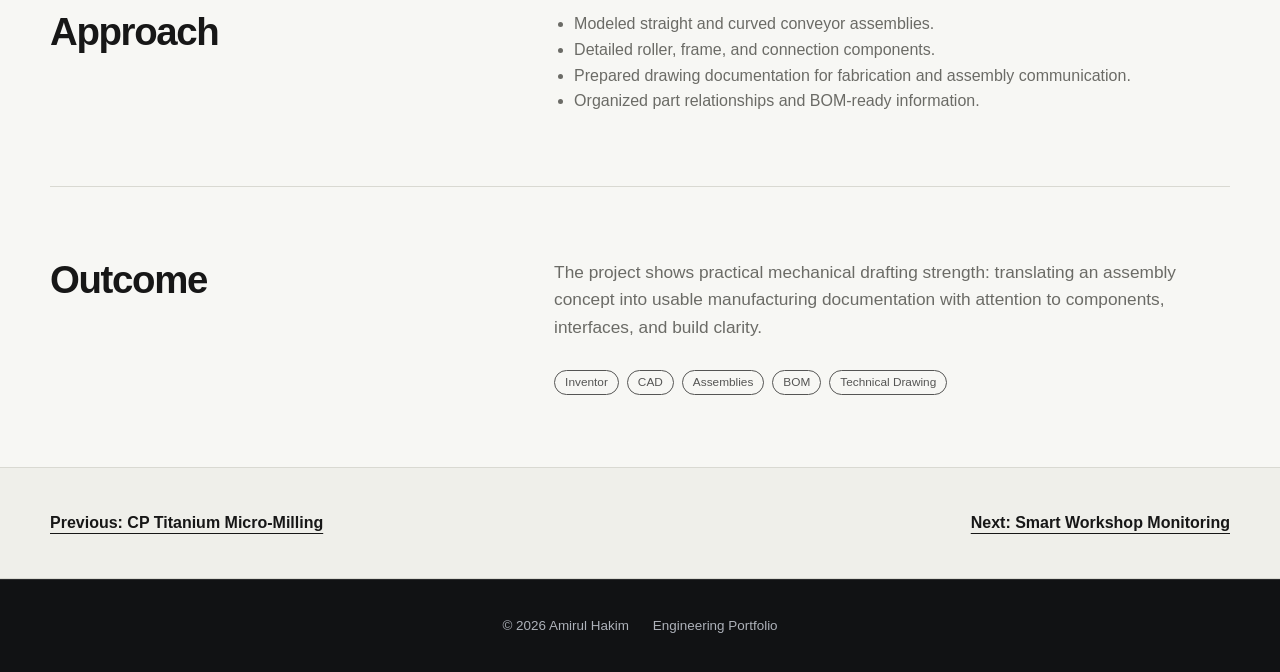
<file: projects/modular-roller-conveyor.html>
<!doctype html>
<html lang="en">
<head>
  <meta charset="utf-8" />
  <meta name="viewport" content="width=device-width, initial-scale=1" />
  <meta name="description" content="Modular Roller Conveyor case study by Amirul Hakim." />
  <title>Modular Roller Conveyor - Amirul Hakim</title>
  <link rel="stylesheet" href="../styles.css" />
</head>
<body>
  <header class="site-header">
    <div class="container nav-wrap">
      <a class="brand" href="../index.html#home" aria-label="Amirul Hakim home">AH</a>
      <button class="nav-toggle" aria-expanded="false" aria-controls="primary-nav" aria-label="Open navigation menu">
        <span></span>
        <span></span>
        <span></span>
      </button>
      <nav id="primary-nav" class="nav" aria-label="Primary navigation">
        <a href="../index.html#home">Home</a>
        <a href="../index.html#experience">Experience</a>
        <a href="../index.html#projects">Projects</a>
        <a href="../index.html#contact">Contact</a>
      </nav>
    </div>
  </header>

  <main>
    <section class="project-hero">
      <div class="container">
        <a class="back-link" href="../index.html#projects">Back to projects</a>
        <div class="project-hero-grid">
          <div>
            <p class="project-kicker">Mechanical Design / Completed</p>
            <h1 class="project-title">Modular Roller Conveyor</h1>
            <p class="project-summary">Assembly modeling and production documentation for straight, curved, roller, frame, and connection systems used in a modular conveyor design.</p>
          </div>
          <dl class="project-facts">
            <div><dt>Role</dt><dd>CAD drafting</dd></div>
            <div><dt>Focus</dt><dd>Mechanical design</dd></div>
            <div><dt>Status</dt><dd>Completed</dd></div>
            <div><dt>Tools</dt><dd>Inventor, Assemblies, BOM, Drafting</dd></div>
          </dl>
        </div>
      </div>
    </section>

    <section class="project-band">
      <div class="container">
        <div class="project-visual visual-conveyor"><span>MECHANICAL DESIGN</span></div>
      </div>
    </section>

    <section class="container case-study">
      <h2>Problem</h2>
      <div class="case-study-content">
        <p>Manufacturing-oriented mechanical design needs clear models, drawings, assemblies, and documentation. The conveyor project focused on making a modular system understandable enough for production and reuse.</p>
      </div>
    </section>

    <section class="container case-study">
      <h2>Approach</h2>
      <div class="case-study-content">
        <ul>
          <li>Modeled straight and curved conveyor assemblies.</li>
          <li>Detailed roller, frame, and connection components.</li>
          <li>Prepared drawing documentation for fabrication and assembly communication.</li>
          <li>Organized part relationships and BOM-ready information.</li>
        </ul>
      </div>
    </section>

    <section class="container case-study">
      <h2>Outcome</h2>
      <div class="case-study-content">
        <p>The project shows practical mechanical drafting strength: translating an assembly concept into usable manufacturing documentation with attention to components, interfaces, and build clarity.</p>
        <div class="tags"><span>Inventor</span><span>CAD</span><span>Assemblies</span><span>BOM</span><span>Technical Drawing</span></div>
      </div>
    </section>

    <section class="project-band">
      <div class="container next-projects">
        <a href="cp-titanium-micro-milling.html">Previous: CP Titanium Micro-Milling</a>
        <a href="smart-workshop-monitoring.html">Next: Smart Workshop Monitoring</a>
      </div>
    </section>
  </main>

  <footer class="footer">
    <div class="container footer-inner">
      <span>&copy; <span id="year"></span> Amirul Hakim</span>
      <span>Engineering Portfolio</span>
    </div>
  </footer>

  <script src="../script.js"></script>
</body>
</html>
</file>
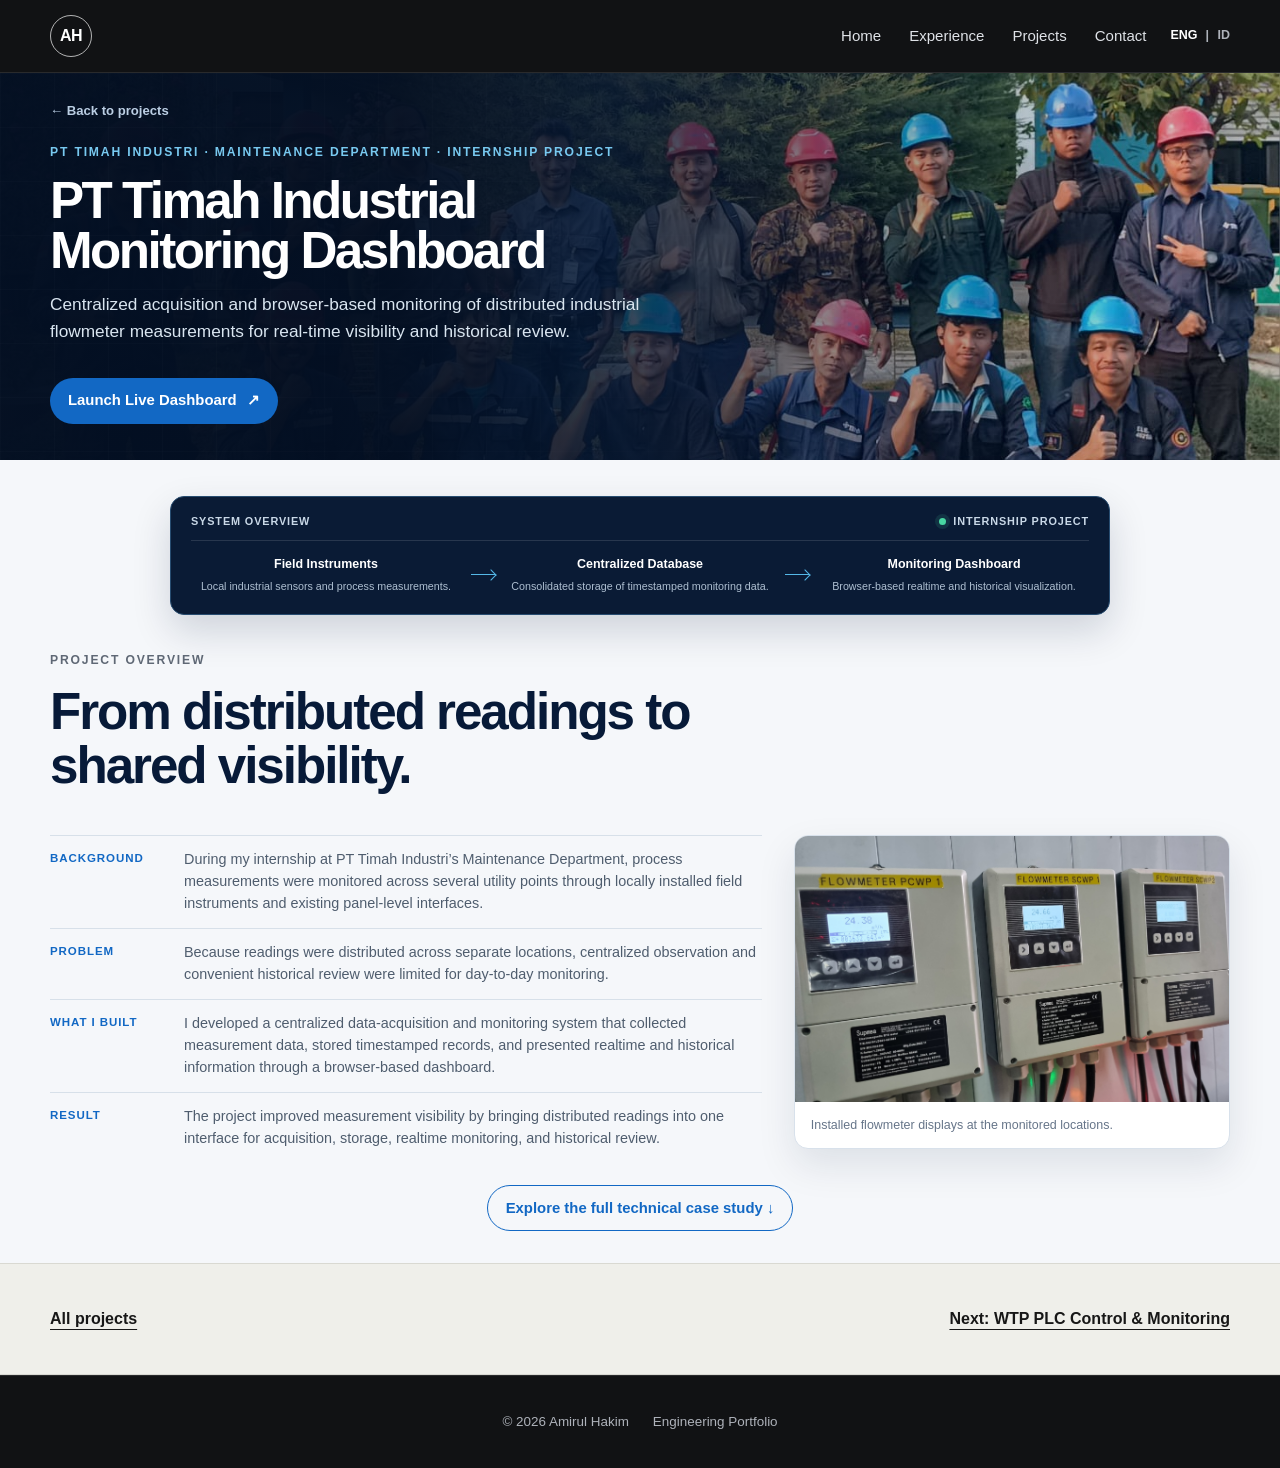
<file: projects/pt-timah-industrial-monitoring.html>
<!doctype html>
<html lang="en">
<head>
  <meta charset="utf-8" />
  <meta name="viewport" content="width=device-width, initial-scale=1" />
  <title>Centralized Data Acquisition and Monitoring System | Amirul Hakim</title>
  <link rel="canonical" href="https://amirulihakim.github.io/projects/centralized-data-acquisition-monitoring-system.html" />
  <meta http-equiv="refresh" content="0; url=centralized-data-acquisition-monitoring-system.html" />
  <script>window.location.replace('centralized-data-acquisition-monitoring-system.html');</script>
</head>
<body>
  <p>This project has moved to <a href="centralized-data-acquisition-monitoring-system.html">Centralized Data Acquisition and Monitoring System</a>.</p>
</body>
</html>
</file>
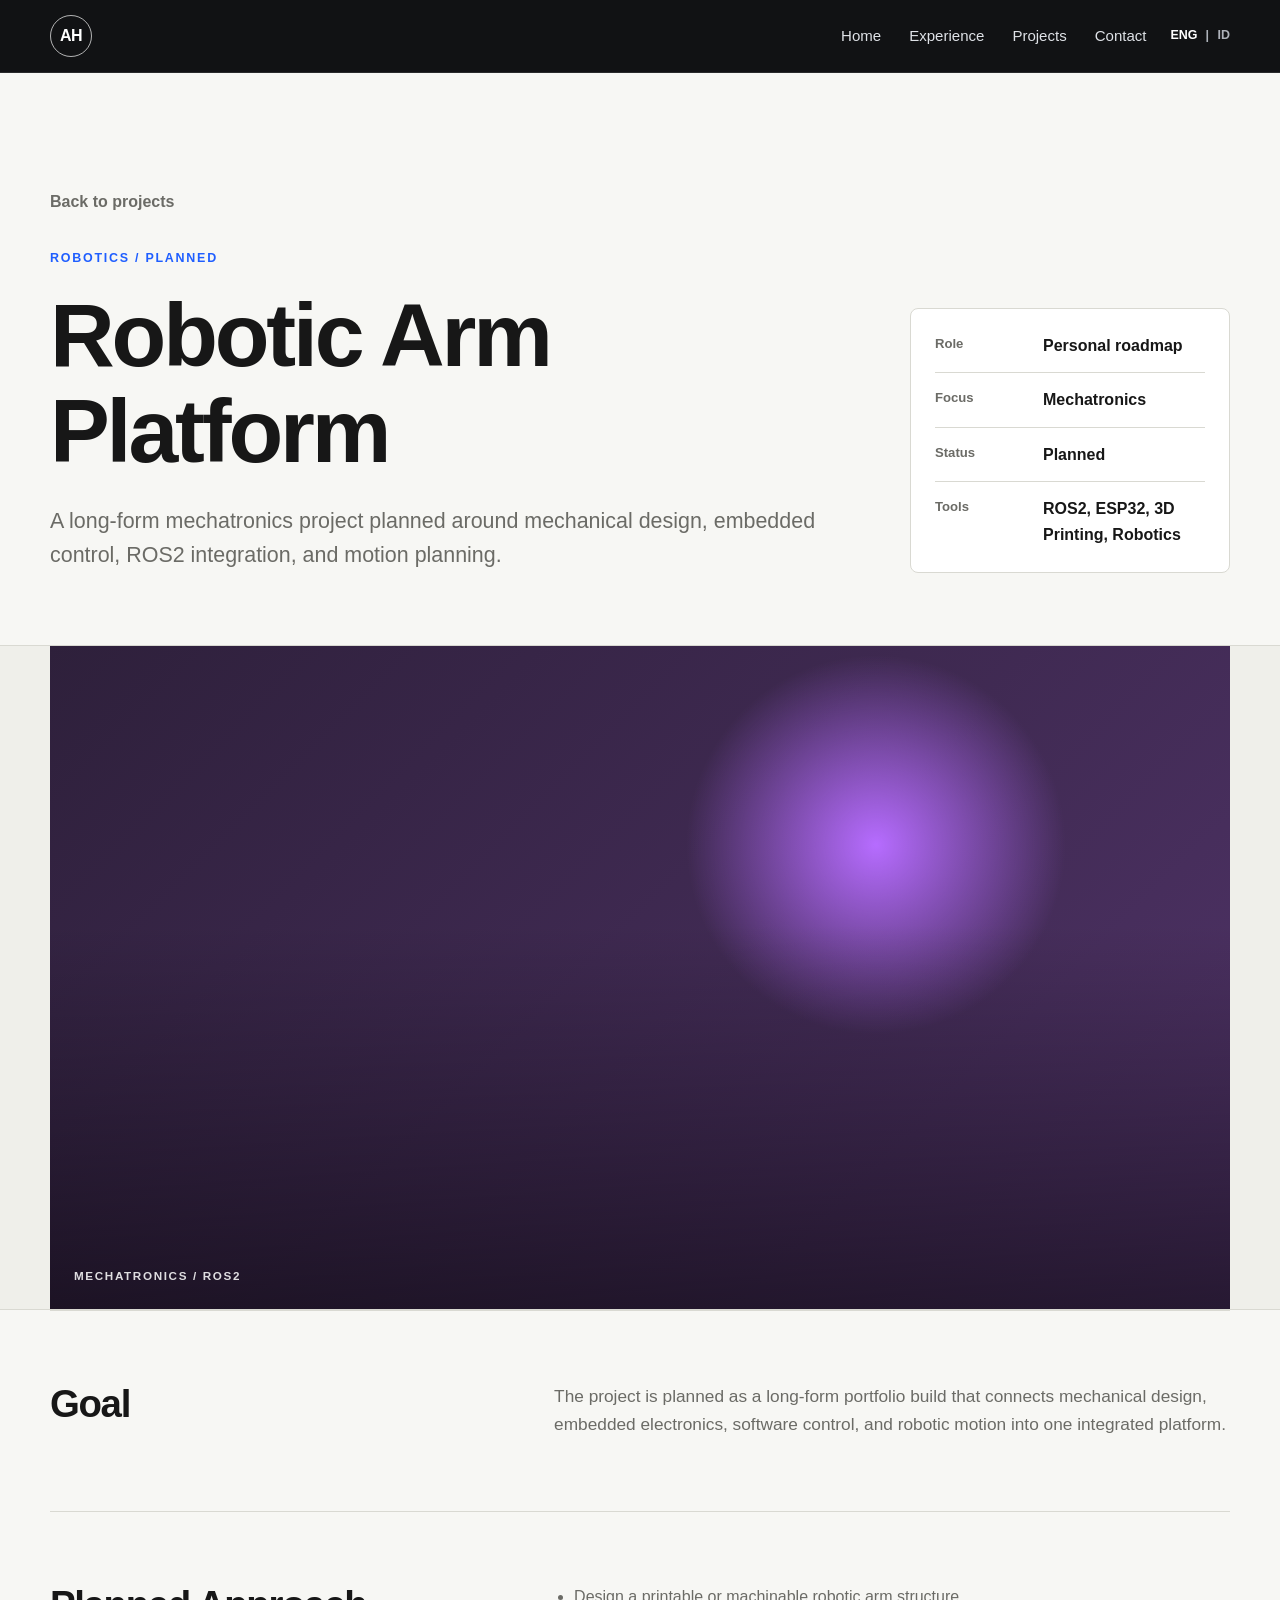
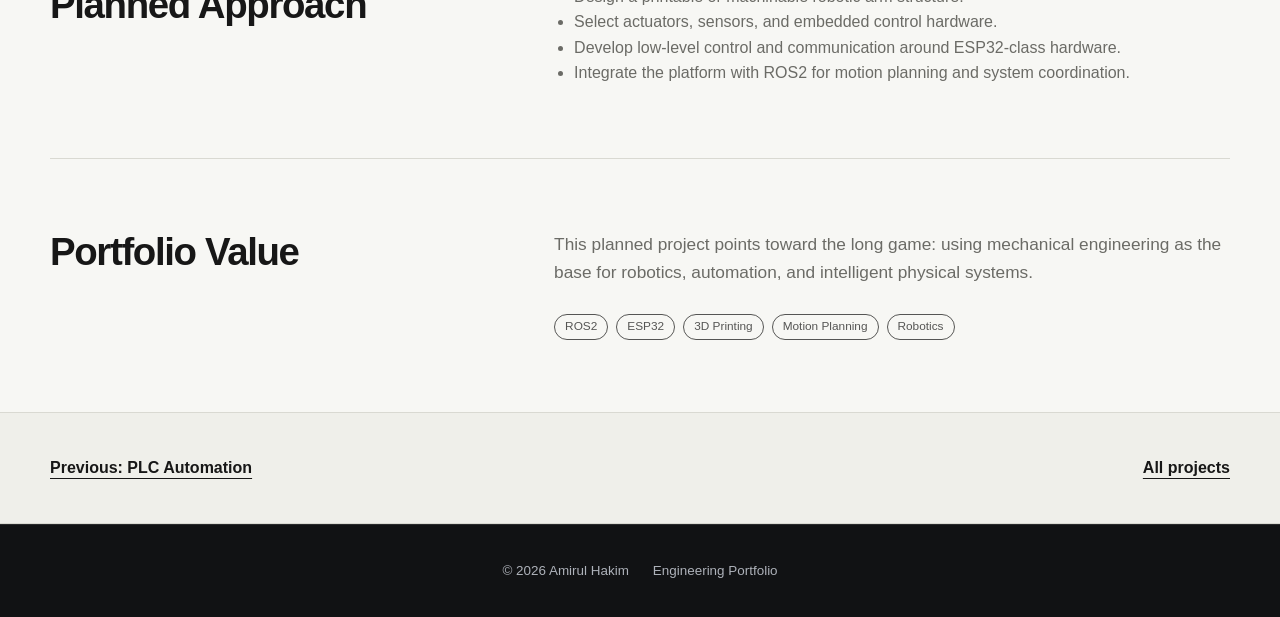
<file: projects/robotic-arm-platform.html>
<!doctype html>
<html lang="en">
<head>
  <meta charset="utf-8" />
  <meta name="viewport" content="width=device-width, initial-scale=1" />
  <meta name="description" content="Robotic Arm Platform case study by Amirul Hakim." />
  <title>Robotic Arm Platform - Amirul Hakim</title>
  <link rel="stylesheet" href="../styles.css" />
</head>
<body>
  <header class="site-header">
    <div class="container nav-wrap">
      <a class="brand" href="../index.html#home" aria-label="Amirul Hakim home">AH</a>
      <button class="nav-toggle" aria-expanded="false" aria-controls="primary-nav" aria-label="Open navigation menu">
        <span></span>
        <span></span>
        <span></span>
      </button>
      <nav id="primary-nav" class="nav" aria-label="Primary navigation">
        <a href="../index.html#home">Home</a>
        <a href="../index.html#experience">Experience</a>
        <a href="../index.html#projects">Projects</a>
        <a href="../index.html#contact">Contact</a>
      </nav>
    </div>
  </header>

  <main>
    <section class="project-hero">
      <div class="container">
        <a class="back-link" href="../index.html#projects">Back to projects</a>
        <div class="project-hero-grid">
          <div>
            <p class="project-kicker">Robotics / Planned</p>
            <h1 class="project-title">Robotic Arm Platform</h1>
            <p class="project-summary">A long-form mechatronics project planned around mechanical design, embedded control, ROS2 integration, and motion planning.</p>
          </div>
          <dl class="project-facts">
            <div><dt>Role</dt><dd>Personal roadmap</dd></div>
            <div><dt>Focus</dt><dd>Mechatronics</dd></div>
            <div><dt>Status</dt><dd>Planned</dd></div>
            <div><dt>Tools</dt><dd>ROS2, ESP32, 3D Printing, Robotics</dd></div>
          </dl>
        </div>
      </div>
    </section>

    <section class="project-band">
      <div class="container">
        <div class="project-visual visual-robot"><span>MECHATRONICS / ROS2</span></div>
      </div>
    </section>

    <section class="container case-study">
      <h2>Goal</h2>
      <div class="case-study-content">
        <p>The project is planned as a long-form portfolio build that connects mechanical design, embedded electronics, software control, and robotic motion into one integrated platform.</p>
      </div>
    </section>

    <section class="container case-study">
      <h2>Planned Approach</h2>
      <div class="case-study-content">
        <ul>
          <li>Design a printable or machinable robotic arm structure.</li>
          <li>Select actuators, sensors, and embedded control hardware.</li>
          <li>Develop low-level control and communication around ESP32-class hardware.</li>
          <li>Integrate the platform with ROS2 for motion planning and system coordination.</li>
        </ul>
      </div>
    </section>

    <section class="container case-study">
      <h2>Portfolio Value</h2>
      <div class="case-study-content">
        <p>This planned project points toward the long game: using mechanical engineering as the base for robotics, automation, and intelligent physical systems.</p>
        <div class="tags"><span>ROS2</span><span>ESP32</span><span>3D Printing</span><span>Motion Planning</span><span>Robotics</span></div>
      </div>
    </section>

    <section class="project-band">
      <div class="container next-projects">
        <a href="plc-process-automation.html">Previous: PLC Automation</a>
        <a href="../index.html#projects">All projects</a>
      </div>
    </section>
  </main>

  <footer class="footer">
    <div class="container footer-inner">
      <span>&copy; <span id="year"></span> Amirul Hakim</span>
      <span>Engineering Portfolio</span>
    </div>
  </footer>

  <script src="../script.js"></script>
</body>
</html>
</file>
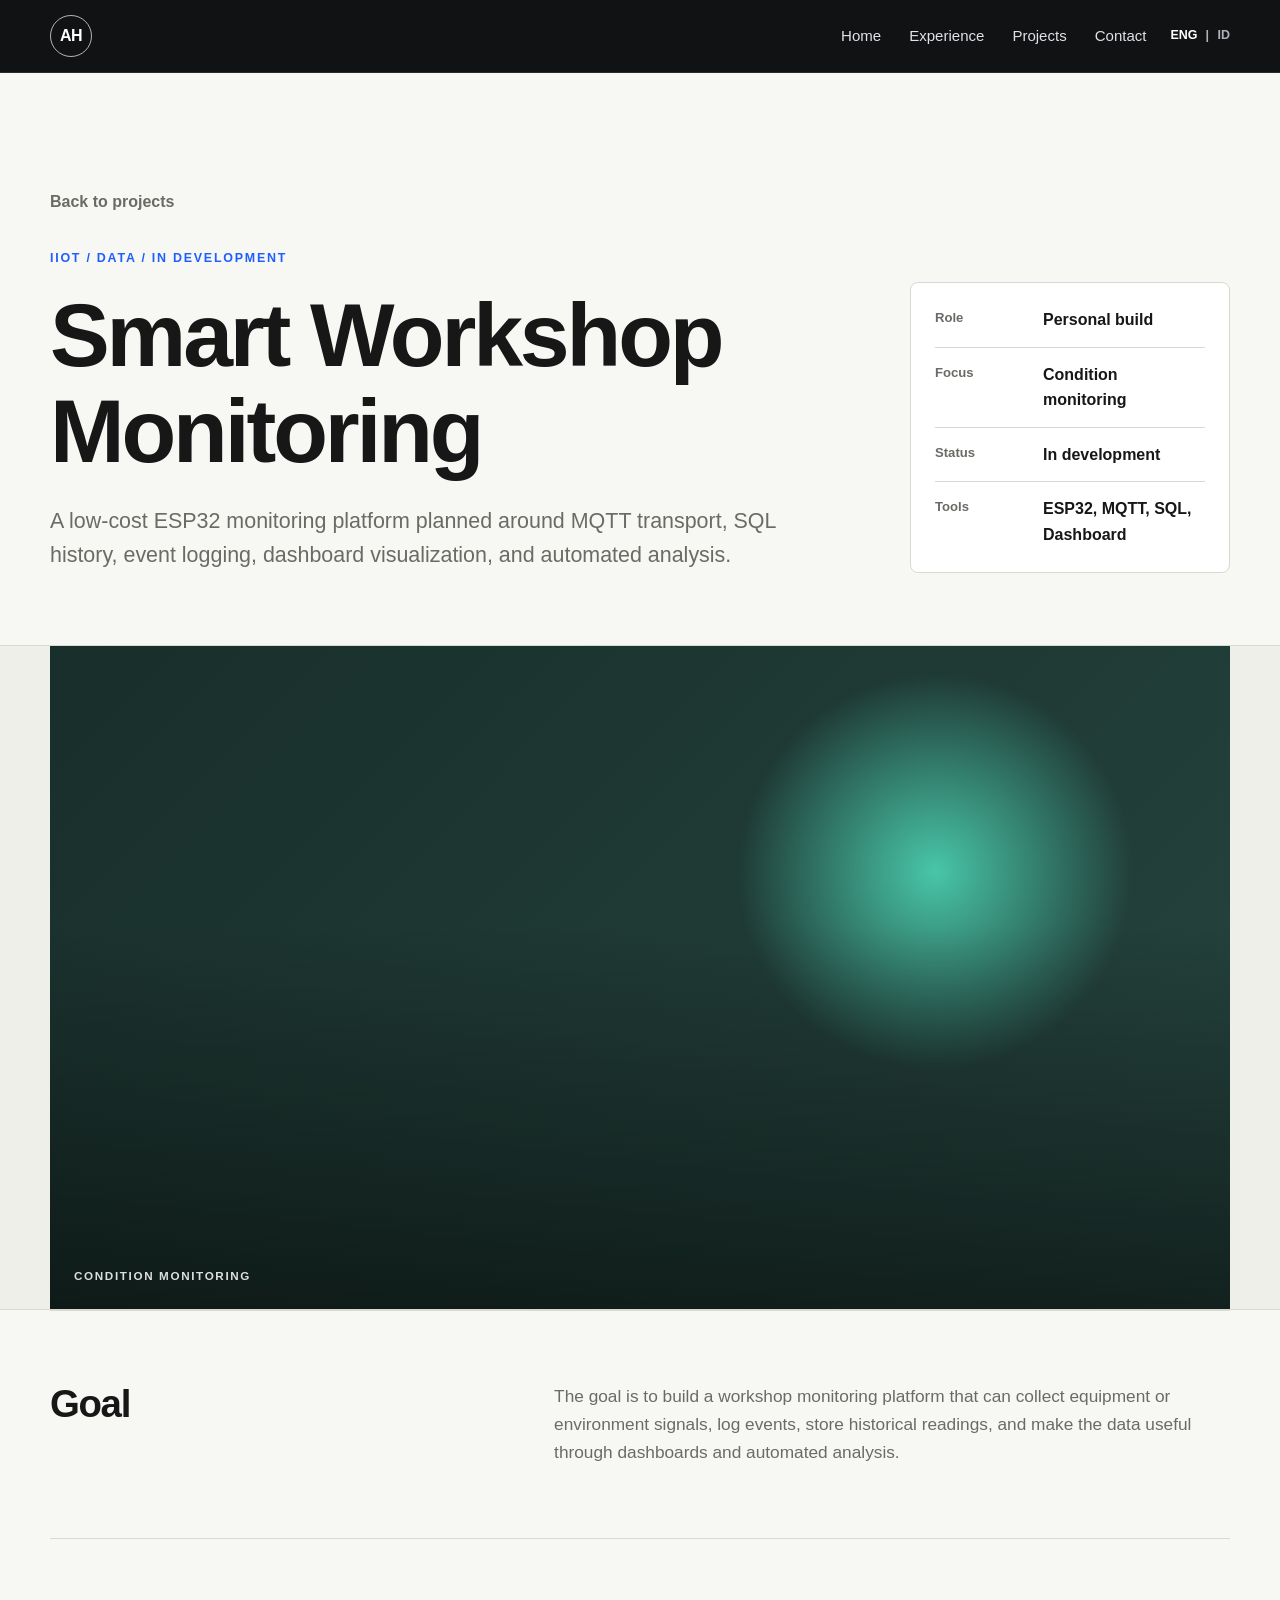
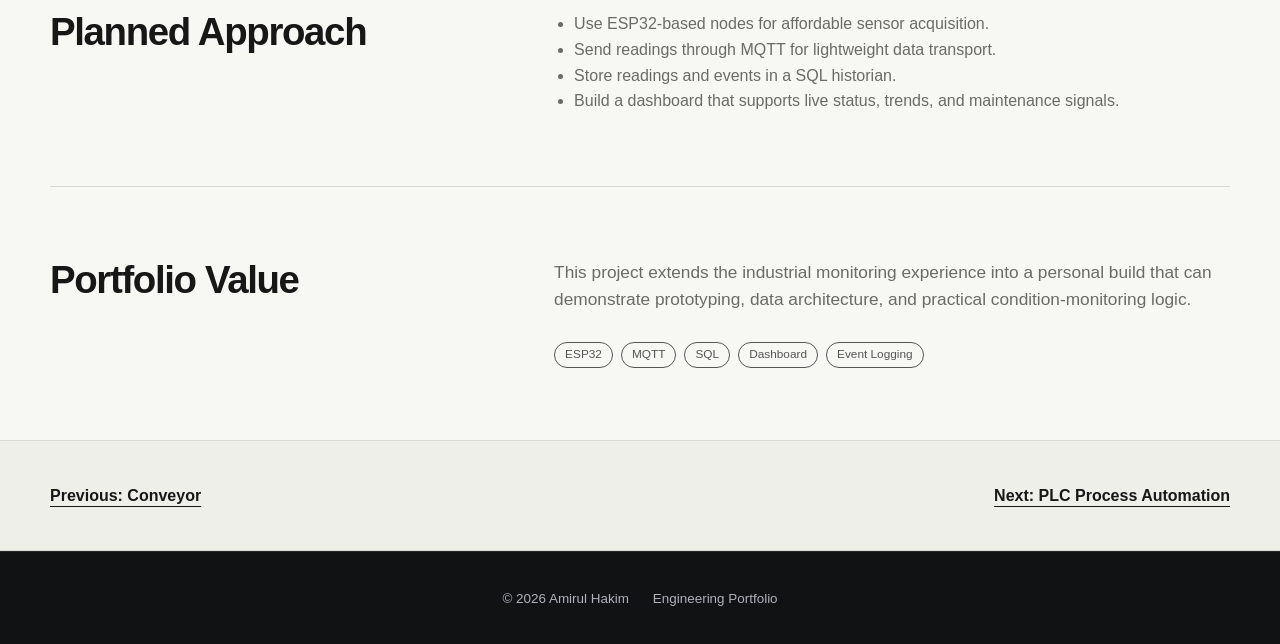
<file: projects/smart-workshop-monitoring.html>
<!doctype html>
<html lang="en">
<head>
  <meta charset="utf-8" />
  <meta name="viewport" content="width=device-width, initial-scale=1" />
  <meta name="description" content="Smart Workshop Monitoring case study by Amirul Hakim." />
  <title>Smart Workshop Monitoring - Amirul Hakim</title>
  <link rel="stylesheet" href="../styles.css" />
</head>
<body>
  <header class="site-header">
    <div class="container nav-wrap">
      <a class="brand" href="../index.html#home" aria-label="Amirul Hakim home">AH</a>
      <button class="nav-toggle" aria-expanded="false" aria-controls="primary-nav" aria-label="Open navigation menu">
        <span></span>
        <span></span>
        <span></span>
      </button>
      <nav id="primary-nav" class="nav" aria-label="Primary navigation">
        <a href="../index.html#home">Home</a>
        <a href="../index.html#experience">Experience</a>
        <a href="../index.html#projects">Projects</a>
        <a href="../index.html#contact">Contact</a>
      </nav>
    </div>
  </header>

  <main>
    <section class="project-hero">
      <div class="container">
        <a class="back-link" href="../index.html#projects">Back to projects</a>
        <div class="project-hero-grid">
          <div>
            <p class="project-kicker">IIoT / Data / In Development</p>
            <h1 class="project-title">Smart Workshop Monitoring</h1>
            <p class="project-summary">A low-cost ESP32 monitoring platform planned around MQTT transport, SQL history, event logging, dashboard visualization, and automated analysis.</p>
          </div>
          <dl class="project-facts">
            <div><dt>Role</dt><dd>Personal build</dd></div>
            <div><dt>Focus</dt><dd>Condition monitoring</dd></div>
            <div><dt>Status</dt><dd>In development</dd></div>
            <div><dt>Tools</dt><dd>ESP32, MQTT, SQL, Dashboard</dd></div>
          </dl>
        </div>
      </div>
    </section>

    <section class="project-band">
      <div class="container">
        <div class="project-visual visual-workshop"><span>CONDITION MONITORING</span></div>
      </div>
    </section>

    <section class="container case-study">
      <h2>Goal</h2>
      <div class="case-study-content">
        <p>The goal is to build a workshop monitoring platform that can collect equipment or environment signals, log events, store historical readings, and make the data useful through dashboards and automated analysis.</p>
      </div>
    </section>

    <section class="container case-study">
      <h2>Planned Approach</h2>
      <div class="case-study-content">
        <ul>
          <li>Use ESP32-based nodes for affordable sensor acquisition.</li>
          <li>Send readings through MQTT for lightweight data transport.</li>
          <li>Store readings and events in a SQL historian.</li>
          <li>Build a dashboard that supports live status, trends, and maintenance signals.</li>
        </ul>
      </div>
    </section>

    <section class="container case-study">
      <h2>Portfolio Value</h2>
      <div class="case-study-content">
        <p>This project extends the industrial monitoring experience into a personal build that can demonstrate prototyping, data architecture, and practical condition-monitoring logic.</p>
        <div class="tags"><span>ESP32</span><span>MQTT</span><span>SQL</span><span>Dashboard</span><span>Event Logging</span></div>
      </div>
    </section>

    <section class="project-band">
      <div class="container next-projects">
        <a href="modular-roller-conveyor.html">Previous: Conveyor</a>
        <a href="plc-process-automation.html">Next: PLC Process Automation</a>
      </div>
    </section>
  </main>

  <footer class="footer">
    <div class="container footer-inner">
      <span>&copy; <span id="year"></span> Amirul Hakim</span>
      <span>Engineering Portfolio</span>
    </div>
  </footer>

  <script src="../script.js"></script>
</body>
</html>
</file>
<file: styles.css>
:root {
  --bg: #f7f7f4;
  --surface: #ffffff;
  --surface-2: #efefea;
  --ink: #171717;
  --muted: #6b6b66;
  --line: #d9d9d2;
  --accent: #1f5eff;
  --dark: #111214;
  --dark-2: #1a1c20;
  --dark-muted: #aeb2ba;
  --max: 1180px;
  --radius: 18px;
  --shadow: 0 18px 50px rgba(0, 0, 0, 0.08);
}

* { box-sizing: border-box; }
html { scroll-behavior: smooth; }
body {
  margin: 0;
  background: var(--bg);
  color: var(--ink);
  font-family: Inter, ui-sans-serif, -apple-system, BlinkMacSystemFont, "Segoe UI", sans-serif;
  line-height: 1.6;
  -webkit-font-smoothing: antialiased;
}

a { color: inherit; }
button, input, textarea { font: inherit; }

.container {
  width: min(calc(100% - 40px), var(--max));
  margin: 0 auto;
}

.narrow { max-width: 860px; }
.section { padding: 104px 0; }
.homepage .hero { padding-block: 84px; }
.homepage .section:not(.hero) { padding-block: 42px; }
.homepage .project-topline > span:last-child { white-space: nowrap; }
.section-muted { background: var(--surface-2); }
.section-dark { background: var(--dark); color: white; }

.site-header {
  position: sticky;
  top: 0;
  z-index: 50;
  background: var(--dark);
  backdrop-filter: blur(16px);
  border-bottom: 1px solid rgba(255, 255, 255, 0.1);
}

.nav-wrap {
  position: relative;
  min-height: 72px;
  display: flex;
  align-items: center;
  justify-content: space-between;
  gap: 24px;
}

.brand {
  width: 42px;
  height: 42px;
  flex: 0 0 42px;
  display: grid;
  place-items: center;
  text-decoration: none;
  color: white;
  border: 1px solid rgba(255, 255, 255, 0.68);
  border-radius: 50%;
  font-weight: 800;
  letter-spacing: -0.03em;
}

.nav {
  display: flex;
  gap: 28px;
  align-items: center;
  margin-left: auto;
}
.nav a {
  text-decoration: none;
  font-size: 0.94rem;
  white-space: nowrap;
  color: #dfe2e7;
}
.nav a:hover { color: white; }
.nav-toggle {
  display: none;
  width: 42px;
  height: 42px;
  flex: 0 0 42px;
  align-items: center;
  justify-content: center;
  flex-direction: column;
  gap: 5px;
  padding: 0;
  color: white;
  background: transparent;
  border: 1px solid rgba(255, 255, 255, 0.24);
  border-radius: 999px;
  cursor: pointer;
}

.nav-toggle span {
  display: block;
  width: 17px;
  height: 2px;
  background: currentColor;
  border-radius: 999px;
}

.lang-switch {
  display: inline-flex;
  align-items: center;
  gap: 8px;
  flex: 0 0 auto;
  color: var(--dark-muted);
  font-size: 0.78rem;
  font-weight: 800;
  letter-spacing: 0.04em;
}

.lang-option {
  display: inline-flex;
  align-items: center;
  gap: 5px;
  padding: 6px 0;
  color: var(--dark-muted);
  background: transparent;
  border: 0;
  cursor: pointer;
  font-weight: 800;
}

.lang-option:hover,
.lang-option.active {
  color: white;
}

.hero {
  position: relative;
  height: clamp(520px, calc(100svh - 72px), 680px);
  display: flex;
  align-items: flex-end;
  overflow: hidden;
  padding: 72px 0 56px;
  color: white;
  background: var(--dark);
  isolation: isolate;
}

.hero::before,
.hero::after {
  content: "";
  position: absolute;
  inset: 0;
  pointer-events: none;
}

.hero::before {
  z-index: 1;
  background:
    linear-gradient(90deg, rgba(17,18,20,.88) 0%, rgba(17,18,20,.62) 48%, rgba(17,18,20,.28) 100%),
    linear-gradient(0deg, rgba(17,18,20,.78) 0%, rgba(17,18,20,.18) 52%, rgba(17,18,20,.58) 100%);
}

.hero::after {
  z-index: 1;
  background: radial-gradient(circle at 18% 82%, rgba(31,94,255,.24), transparent 30%);
  mix-blend-mode: screen;
}

.hero-video {
  position: absolute;
  inset: 0;
  z-index: 0;
  width: 100%;
  height: 100%;
  object-fit: cover;
  object-position: 50% 45%;
  filter: saturate(.88) contrast(1.04);
}

.hero .eyebrow,
.hero .hero-role,
.hero .hero-copy {
  color: rgba(255, 255, 255, 0.86);
}

.hero .eyebrow {
  color: #8fb0ff;
}

.hero .button-primary {
  background: white;
  color: var(--dark);
}

.hero .button-primary:hover {
  background: var(--accent);
  color: white;
}

.hero .button-ghost {
  color: white;
  background: rgba(255, 255, 255, 0.1);
  border-color: rgba(255, 255, 255, 0.34);
}

.hero .hero-panel {
  border-top-color: rgba(255, 255, 255, 0.28);
}

.hero .panel-label,
.hero .focus-list span {
  color: rgba(255, 255, 255, 0.64);
}

.hero .focus-list li {
  border-bottom-color: rgba(255, 255, 255, 0.18);
}

.hero-grid {
  position: relative;
  z-index: 2;
  display: grid;
  grid-template-columns: minmax(0, 1.35fr) minmax(300px, 0.65fr);
  gap: 80px;
  align-items: end;
}

.eyebrow {
  margin: 0 0 18px;
  font-size: 0.76rem;
  font-weight: 800;
  letter-spacing: 0.16em;
  color: var(--accent);
}

h1, h2, h3 { margin-top: 0; line-height: 1.08; letter-spacing: -0.035em; }
h1 {
  margin-bottom: 18px;
  font-size: clamp(4rem, 9vw, 8.4rem);
  font-weight: 800;
}
h2 { font-size: clamp(2.3rem, 5vw, 4.4rem); margin-bottom: 24px; }
h3 { font-size: 1.45rem; }

.hero-role {
  margin: 0 0 26px;
  max-width: 760px;
  font-size: clamp(1.05rem, 2vw, 1.35rem);
  font-weight: 650;
}

.hero-copy, .lead {
  max-width: 780px;
  font-size: clamp(1.05rem, 1.7vw, 1.28rem);
  color: var(--muted);
}

.hero-actions { display: flex; flex-wrap: wrap; gap: 12px; margin-top: 34px; }
.button {
  display: inline-flex;
  align-items: center;
  justify-content: center;
  min-height: 46px;
  padding: 0 18px;
  border-radius: 999px;
  text-decoration: none;
  font-weight: 750;
  font-size: 0.93rem;
}
.button-primary { background: var(--ink); color: white; }
.button-primary:hover { background: var(--accent); }
.button-ghost { border: 1px solid var(--line); background: var(--surface); }

.hero-panel {
  border-top: 1px solid var(--line);
  padding-top: 24px;
}
.panel-label {
  margin: 0 0 18px;
  font-size: 0.72rem;
  font-weight: 800;
  letter-spacing: 0.14em;
  color: var(--muted);
}
.focus-list { margin: 0; padding: 0; list-style: none; }
.focus-list li {
  display: grid;
  grid-template-columns: 38px 1fr;
  gap: 12px;
  padding: 14px 0;
  border-bottom: 1px solid var(--line);
  font-weight: 650;
}
.focus-list span { color: var(--muted); font-size: 0.78rem; }

.section-heading {
  display: grid;
  grid-template-columns: 1.1fr 0.9fr;
  align-items: end;
  gap: 60px;
  margin-bottom: 58px;
}
.section-heading h2 { margin-bottom: 0; }
.section-heading > p { margin: 0; color: var(--muted); max-width: 520px; justify-self: end; }
.section-heading-light > p { color: var(--dark-muted); }

.timeline { border-top: 1px solid var(--line); }
.timeline-item {
  display: grid;
  grid-template-columns: 0.36fr 1fr;
  gap: 52px;
  padding: 42px 0;
  border-bottom: 1px solid var(--line);
}
.timeline-meta { display: flex; flex-direction: column; gap: 6px; color: var(--muted); font-size: 0.9rem; }
.timeline-meta span:first-child { color: var(--ink); font-weight: 750; }
.timeline-body h3 { margin-bottom: 12px; }
.timeline-body p { margin: 0 0 18px; max-width: 780px; color: var(--muted); }
#experience .timeline-body ul {
  margin: 0;
  padding-left: 1.2em;
  max-width: 780px;
  color: var(--muted);
  font-size: 0.95rem;
}
#experience .timeline-body li + li { margin-top: 8px; }

.tags { display: flex; flex-wrap: wrap; gap: 8px; }
.tags span {
  padding: 6px 10px;
  border: 1px solid currentColor;
  border-radius: 999px;
  font-size: 0.74rem;
  line-height: 1;
  opacity: 0.72;
}

.filters { display: flex; gap: 8px; flex-wrap: wrap; margin-bottom: 28px; }
.filter {
  color: #dfe2e7;
  background: transparent;
  border: 1px solid #3b3f46;
  padding: 9px 14px;
  border-radius: 999px;
  cursor: pointer;
}
.filter:hover, .filter.active { background: #fff; color: #111214; border-color: #fff; }

.project-grid {
  display: grid;
  grid-template-columns: repeat(2, minmax(0, 1fr));
  gap: 22px;
}
.project-card { min-width: 0; }
.project-card.hidden { display: none; }
.project-link {
  height: 100%;
  display: block;
  overflow: hidden;
  color: inherit;
  background: var(--dark-2);
  border: 1px solid #2c3036;
  border-radius: var(--radius);
  text-decoration: none;
  transition: transform 180ms ease, border-color 180ms ease;
}
.project-link:hover { transform: translateY(-4px); border-color: #5c6572; }

.project-visual {
  aspect-ratio: 16 / 9;
  display: flex;
  align-items: flex-end;
  padding: 24px;
  overflow: hidden;
  position: relative;
  isolation: isolate;
}
.project-visual::after {
  content: "";
  position: absolute;
  inset: 0;
  background: linear-gradient(to top, rgba(0,0,0,.52), transparent 58%);
  z-index: -1;
}
.project-visual span {
  font-size: 0.73rem;
  letter-spacing: 0.14em;
  font-weight: 800;
  color: rgba(255,255,255,.86);
}
.project-visual > img { position: absolute; inset: 0; z-index: -2; width: 100%; height: 100%; object-fit: cover; }
.project-visual-timah > img { z-index: 0; object-position: center 72%; }
.project-visual-timah::after { z-index: 1; }
.project-visual-timah span { position: relative; z-index: 2; }
.project-visual-wtp > img { object-fit: contain; object-position: center; background:#edf4fa; }
.project-visual-thesis > img { object-position: 62% 52%; }
.visual-iot { background: radial-gradient(circle at 25% 25%, #4d8dff, transparent 27%), linear-gradient(135deg,#1a2131,#31476f); }
.visual-titanium { background: radial-gradient(circle at 70% 25%, #c5ccd5, transparent 20%), linear-gradient(135deg,#50555d,#1c1e21); }
.visual-conveyor { background: linear-gradient(145deg,#40312b,#8f725f); }
.visual-workshop { background: radial-gradient(circle at 75% 34%, #48c6a8, transparent 20%), linear-gradient(135deg,#182e2a,#26453f); }
.visual-plc { background: radial-gradient(circle at 25% 35%, #f5d45e, transparent 18%), linear-gradient(135deg,#343021,#6d6037); }
.visual-robot { background: radial-gradient(circle at 70% 30%, #b66cff, transparent 20%), linear-gradient(135deg,#2e203b,#503368); }

.project-content { padding: 24px; }
.project-topline {
  display: flex;
  justify-content: space-between;
  gap: 20px;
  margin-bottom: 16px;
  color: var(--dark-muted);
  font-size: 0.78rem;
}
.project-content h3 { margin-bottom: 10px; }
.project-content p { margin: 0 0 20px; color: var(--dark-muted); }

.contact-grid {
  display: grid;
  grid-template-columns: minmax(0, 0.8fr) minmax(0, 1.2fr);
  align-items: start;
  gap: 80px;
}
.contact-grid > h2 { margin-bottom: 0; }

.contact-section { background: var(--surface); border-top: 1px solid var(--line); }
.contact-links { display: flex; flex-direction: column; align-items: flex-start; gap: 14px; }
.contact-links a {
  display: inline-flex;
  max-width: 100%;
  overflow-wrap: anywhere;
  align-items: center;
  gap: 14px;
  font-size: clamp(1.2rem, 2vw, 1.8rem);
  font-weight: 750;
  text-decoration-thickness: 1px;
  text-underline-offset: 5px;
}
.contact-links a:hover { color: var(--accent); }

.contact-icon {
  width: 38px;
  height: 38px;
  flex: 0 0 38px;
  display: inline-grid;
  place-items: center;
  color: white;
  border-radius: 8px;
  text-decoration: none;
}

.contact-icon svg {
  width: 22px;
  height: 22px;
  display: block;
  fill: currentColor;
}

.contact-icon-outlook { background: #0078d4; }
.contact-icon-linkedin { background: #0a66c2; }
.contact-icon-github { background: #181717; }

.footer {
  background: var(--dark);
  border-top: 1px solid rgba(255, 255, 255, 0.1);
}
.footer-inner {
  min-height: 92px;
  display: flex;
  justify-content: center;
  align-items: center;
  gap: 24px;
  text-align: center;
  color: var(--dark-muted);
  font-size: 0.84rem;
}

.project-hero {
  padding: 116px 0 72px;
}

.back-link {
  display: inline-flex;
  margin-bottom: 34px;
  color: var(--muted);
  text-decoration: none;
  font-weight: 750;
}

.back-link:hover { color: var(--accent); }

.project-hero-grid {
  display: grid;
  grid-template-columns: minmax(0, 1fr) 320px;
  gap: 72px;
  align-items: end;
}

.project-kicker {
  margin: 0 0 18px;
  color: var(--accent);
  font-size: 0.78rem;
  font-weight: 800;
  letter-spacing: 0.14em;
  text-transform: uppercase;
}

.project-title {
  margin-bottom: 24px;
  font-size: clamp(3.1rem, 7vw, 6.8rem);
}

.project-summary {
  max-width: 820px;
  margin: 0;
  color: var(--muted);
  font-size: clamp(1.08rem, 1.8vw, 1.34rem);
}

.project-facts {
  margin: 0;
  padding: 24px;
  background: var(--surface);
  border: 1px solid var(--line);
  border-radius: 8px;
}

.project-facts div {
  display: grid;
  grid-template-columns: 92px 1fr;
  gap: 16px;
  padding: 14px 0;
  border-bottom: 1px solid var(--line);
}

.project-facts div:first-child { padding-top: 0; }
.project-facts div:last-child { padding-bottom: 0; border-bottom: 0; }
.project-facts dt { color: var(--muted); font-size: 0.82rem; font-weight: 750; }
.project-facts dd { margin: 0; font-weight: 750; }

.case-study {
  display: grid;
  grid-template-columns: minmax(0, 0.78fr) minmax(0, 1.22fr);
  gap: 72px;
  padding: 72px 0;
  border-top: 1px solid var(--line);
}

.case-study h2 {
  margin-bottom: 0;
  font-size: clamp(2rem, 3vw, 3.2rem);
}

.case-study-content {
  display: grid;
  gap: 28px;
}

.case-study-content p,
.case-study-content li {
  color: var(--muted);
}

.case-study-content p {
  margin: 0;
  font-size: 1.08rem;
}

.case-study-content ul {
  margin: 0;
  padding-left: 20px;
}

.project-band {
  background: var(--surface-2);
  border-top: 1px solid var(--line);
  border-bottom: 1px solid var(--line);
}

.next-projects {
  display: flex;
  justify-content: space-between;
  gap: 18px;
  padding: 42px 0;
}

.next-projects a {
  font-weight: 800;
  color: var(--ink);
  text-decoration-thickness: 1px;
  text-underline-offset: 5px;
}

.next-projects a:hover { color: var(--accent); }

@media (max-width: 860px) {
  .section { padding: 78px 0; }
  .homepage .hero { padding-block: 64px; }
  .homepage .section:not(.hero) { padding-block: 32px; }
  .hero {
    height: auto;
    min-height: calc(100svh - 72px);
    padding: 56px 0 42px;
  }
  .hero-video {
    object-position: center;
  }
  .hero-grid, .section-heading, .project-hero-grid, .case-study { grid-template-columns: 1fr; gap: 36px; }
  .contact-grid { gap: 36px; }
  .section-heading > p { justify-self: start; }
  .timeline-item { grid-template-columns: 1fr; gap: 20px; }
  .project-grid { grid-template-columns: 1fr; }
  .project-hero { padding-top: 92px; }
}

@media (max-width: 720px) {
  .contact-grid { grid-template-columns: 1fr; }
  .nav-wrap { gap: 14px; }
  .nav-toggle { display: inline-flex; order: 3; }
  .lang-switch { margin-left: auto; order: 2; }
  .nav {
    display: none;
    position: absolute;
    left: 20px;
    right: 20px;
    top: 64px;
    order: 4;
    flex-direction: column;
    align-items: stretch;
    gap: 0;
    margin-left: 0;
    padding: 10px;
    background: var(--dark-2);
    border: 1px solid #2c3036;
    border-radius: 8px;
    box-shadow: var(--shadow);
  }
  .nav.open { display: flex; }
  .nav a { padding: 12px; }
}

@media (max-width: 560px) {
  .container { width: min(calc(100% - 28px), var(--max)); }
  h1 { font-size: clamp(3.4rem, 18vw, 5.4rem); }
  .hero {
    height: auto;
    min-height: calc(100svh - 72px);
    padding: 44px 0 36px;
  }
  .hero-video {
    object-fit: cover;
    object-position: center;
  }
  .footer-inner { flex-direction: column; align-items: center; justify-content: center; padding: 22px 0; }
}

/* PT Timah case study */
.timah-page { --timah-navy: #071a38; --timah-blue: #1268c4; --timah-cyan: #45b7e8; background: #f5f7fa; }
.timah-hero { position: relative; overflow: hidden; min-height: clamp(320px, 33vh, 440px); padding: 24px 0 36px; color: #fff; background-image: linear-gradient(90deg, rgba(3,15,34,.99) 0%, rgba(3,15,34,.97) 31%, rgba(5,24,50,.82) 48%, rgba(5,24,50,.38) 68%, rgba(6,24,47,.08) 100%), url("assets/projects/timah/hero-team.jpeg"); background-position: center, 68% 45%; background-size: cover; background-repeat: no-repeat; }
.timah-hero::before { content: ""; position: absolute; inset: 0; opacity: .1; background-image: linear-gradient(rgba(255,255,255,.15) 1px, transparent 1px), linear-gradient(90deg, rgba(255,255,255,.15) 1px, transparent 1px); background-size: 54px 54px; mask-image: linear-gradient(to right, #000, transparent); }
.timah-hero .container { position: relative; }
.timah-back { display: inline-block; margin-bottom: 22px; color: #bbcee3; text-decoration: none; font-size: .82rem; font-weight: 700; }
.timah-back:hover { color: #fff; }
.timah-hero-grid { display: grid; grid-template-columns: minmax(0, 850px); align-items: end; }
.timah-eyebrow, .timah-section-label { margin: 0 0 14px; color: var(--timah-blue); font-size: .76rem; font-weight: 850; letter-spacing: .15em; text-transform: uppercase; }
.timah-hero .timah-eyebrow { color: #78c9f0; }
.timah-hero h1 { max-width: 850px; margin: 0 0 16px; font-size: clamp(2.65rem, 4vw, 4.2rem); line-height: .96; letter-spacing: -.05em; }
.timah-hero h1 span { white-space: nowrap; }
[lang="id"] .timah-hero h1 span { white-space: normal; }
.timah-lead { max-width: 650px; margin: 0; color: #d9e5f0; font-size: clamp(.92rem, 1.35vw, 1.08rem); }
.timah-actions { display: flex; flex-wrap: wrap; gap: 12px; margin-top: 32px; }
.timah-disclosure-control { padding-bottom:32px; text-align:center; }
.timah-disclosure-toggle { max-width:100%; white-space:normal; color:var(--timah-blue); border:1px solid var(--timah-blue); background:transparent; }
.timah-disclosure-toggle:hover { background:#eaf1f8; }
.timah-disclosure-toggle:focus-visible { outline:2px solid var(--timah-blue); outline-offset:4px; }
#technical-case-study[hidden] { display:none; }
.timah-summary-system { padding-top:36px; }
.timah-summary-system > .timah-system-overview { margin-bottom:0; }
#project-overview .timah-challenge-layout { grid-template-columns:minmax(0,62fr) minmax(0,38fr); gap:22px 32px; align-items:stretch; }
#project-overview .timah-summary-heading { grid-column:1; }
#project-overview .timah-context-list { grid-column:1; grid-row:2; margin:0; }
#project-overview .timah-context-list > div { grid-template-columns:7rem minmax(0,1fr); gap:22px; }
#project-overview .timah-hardware-media { grid-column:2; grid-row:2; display:flex; flex-direction:column; min-width:0; min-height:0; align-self:stretch; }
#project-overview .timah-hardware-media img { flex:1 1 0; width:100%; height:0; min-height:0; max-height:none; aspect-ratio:auto; object-fit:cover; object-position:center; }
#project-overview .timah-hardware-media figcaption { flex:none; }
@media (max-width:960px) {
  #project-overview .timah-challenge-layout { gap:22px 24px; }
  #project-overview .timah-context-list > div { grid-template-columns:1fr; gap:4px; }
}
@media (max-width:780px) {
  .timah-summary-system { padding-top:28px; }
  #project-overview .timah-challenge-layout { grid-template-columns:minmax(0,1fr); gap:22px; }
  #project-overview .timah-hardware-media { grid-column:1; grid-row:3; }
  #project-overview .timah-hardware-media img { flex:none; height:auto; aspect-ratio:4/3; }
}
.timah-button-primary { gap: 10px; color: #fff; background: var(--timah-blue); }
.timah-button-primary:hover { background: #2587df; }
.timah-button-ghost { gap: 10px; color: #fff; border: 1px solid rgba(255,255,255,.35); }
.timah-button-ghost:hover { border-color: #fff; background: rgba(255,255,255,.08); }
.timah-actions [aria-disabled="true"], .timah-demo-copy [aria-disabled="true"] { opacity: .72; cursor: not-allowed; }
.timah-system-overview { width: min(940px, 100%); margin: 0 auto 32px; }
.timah-system-card { padding: 16px 20px 20px; border: 1px solid #274c70; border-radius: 14px; color: #fff; background: #0a1b35; box-shadow: 0 16px 38px rgba(7,26,56,.16); }
.timah-system-head { display: flex; justify-content: space-between; gap: 16px; padding-bottom: 10px; color: #c9d8e7; font-size: .68rem; font-weight: 800; letter-spacing: .08em; text-transform: uppercase; border-bottom: 1px solid rgba(255,255,255,.12); }
.timah-status-dot::before { content: ""; display: inline-block; width: 7px; height: 7px; margin-right: 7px; border-radius: 50%; background: #48d6a2; box-shadow: 0 0 0 4px rgba(72,214,162,.12); }
.timah-overview-flow { display: grid; grid-template-columns: 1fr 24px 1fr 24px 1fr; gap: 10px; align-items: center; padding-top: 14px; }
.timah-overview-flow article { min-width: 0; text-align: center; }
.timah-overview-flow strong, .timah-overview-flow span { display: block; }
.timah-overview-flow strong { color: #fff; font-size: .78rem; }
.timah-overview-flow span { margin-top: 4px; color: #aebfd1; font-size: .67rem; line-height: 1.4; }
.timah-overview-flow i { position: relative; height: 1px; background: #55b8e7; }
.timah-overview-flow i::after { content: ""; position: absolute; right: 0; top: -3px; width: 7px; height: 7px; border-top: 1px solid #55b8e7; border-right: 1px solid #55b8e7; transform: rotate(45deg); }
.timah-signal i { position: relative; height: 1px; background: #55b8e7; }
.timah-signal i::after { content: ""; position: absolute; right: 0; top: -3px; width: 7px; height: 7px; border-top: 1px solid #55b8e7; border-right: 1px solid #55b8e7; transform: rotate(45deg); }
.timah-mini-grid { display: grid; grid-template-columns: repeat(3, 1fr); gap: 6px; }
.timah-mini-grid span { padding: 7px; color: #b8cce0; font-size: .65rem; text-align: center; border: 1px solid rgba(255,255,255,.11); border-radius: 6px; }
.timah-tech { position: relative; z-index: 2; margin-top: -28px; }
.timah-tech-grid { display: grid; grid-template-columns: repeat(6, 1fr); padding: 12px; color: #fff; background: #0a1b35; border: 1px solid #213f64; border-radius: 14px; box-shadow: 0 18px 50px rgba(7,26,56,.18); }
.timah-tech-grid div { display: flex; min-width: 0; align-items: center; justify-content: center; gap: 10px; padding: 12px 8px; border-right: 1px solid rgba(255,255,255,.12); }
.timah-tech-grid div:last-child { border-right: 0; }
.timah-tech-grid b { display: grid; width: 30px; height: 30px; place-items: center; color: #80d1f1; font-size: .62rem; border: 1px solid #49749d; border-radius: 7px; }
.timah-tech-grid span { font-size: .78rem; font-weight: 750; }
.timah-section { padding-top: 36px; padding-bottom: 36px; }
.timah-section h2 { margin: 0 0 20px; color: var(--timah-navy); font-size: clamp(2.15rem, 4vw, 4rem); line-height: 1.06; letter-spacing: -.04em; }
.timah-section p { color: #5f6875; }
.timah-split { display: grid; grid-template-columns: .88fr 1.12fr; gap: 84px; align-items: center; }
.timah-split > article > p:last-child { max-width: 540px; margin-bottom: 0; font-size: 1.06rem; }
.timah-challenge-section { display: grid; gap: 42px; }
.timah-challenge-layout { display: grid; grid-template-columns: minmax(0, 1.35fr) minmax(300px, .65fr); gap: 52px; align-items: center; }
.timah-challenge-layout > div > p:last-child { max-width: 620px; margin-bottom: 0; font-size: 1.06rem; }
.timah-media-card { margin: 0; overflow: hidden; border: 1px solid #d8e1eb; border-radius: 14px; background: #fff; box-shadow: 0 16px 38px rgba(7,26,56,.1); }
.timah-media-card img, .timah-media-card video { display: block; width: 100%; height: auto; }
.timah-media-card figcaption { padding: 14px 16px; color: #667589; font-size: .78rem; line-height: 1.45; }
.timah-hardware-media { align-self: center; }
.timah-hardware-media img { aspect-ratio: 4 / 3; max-height: 320px; object-fit: cover; object-position: center 69%; background: #e9eef3; }
.timah-context-list { display: grid; gap: 14px; margin: 22px 0 0; }
.timah-context-list div { display: grid; grid-template-columns: minmax(128px, .28fr) minmax(0, 1fr); gap: 20px; padding-top: 13px; border-top: 1px solid #d7e0e9; }
.timah-context-list dt { color: var(--timah-blue); font-size: .72rem; font-weight: 850; letter-spacing: .08em; text-transform: uppercase; }
.timah-context-list dd { margin: 0; color: #4f5d6e; font-size: .9rem; line-height: 1.5; }
.timah-role-card { padding: 36px; background: #eaf2fa; border: 1px solid #d8e6f3; border-radius: 16px; }
.timah-check-list { display: grid; grid-template-columns: repeat(2, 1fr); gap: 13px 24px; margin: 0; padding: 0; list-style: none; }
.timah-check-list li { position: relative; padding-left: 22px; color: #314056; font-size: .9rem; }
.timah-check-list li::before { content: "✓"; position: absolute; left: 0; color: var(--timah-blue); font-weight: 900; }
.timah-section-soft { background: #fff; border-block: 1px solid #e1e6ec; }
.timah-architecture-section { background: var(--timah-navy); border-block-color: #294765; }
.timah-architecture-section h2 { color: #fff; }
.timah-architecture-section .timah-section-label { color: #63c5ed; }
.timah-section-heading { display: grid; grid-template-columns: 1fr .72fr; gap: 70px; align-items: end; margin-bottom: 28px; }
.timah-section-heading h2 { margin-bottom: 0; }
.timah-section-heading > p { max-width: 500px; margin: 0; }
.timah-architecture { display: grid; gap: 22px; align-items: center; }
.timah-architecture-serpent { display: grid; grid-template-columns: 1fr 24px 1fr 24px 1fr 24px 1fr; grid-template-rows: 154px 24px 154px; align-items: center; }
.timah-architecture-serpent > i { position: relative; height: 1px; background: #65bfe8; }
.timah-architecture-serpent > i::after { content: ""; position: absolute; right: 0; top: -3px; width: 6px; height: 6px; border-top: 1px solid #89d4f1; border-right: 1px solid #89d4f1; transform: rotate(45deg); }
.timah-architecture-serpent > em { grid-column: 7; grid-row: 2; justify-self: center; width: 1px; height: 24px; background: #65bfe8; }
.timah-architecture-serpent > em::after { content: ""; display: block; width: 6px; height: 6px; margin: 16px 0 0 -3px; border-right: 1px solid #89d4f1; border-bottom: 1px solid #89d4f1; transform: rotate(45deg); }
.timah-node-05 { grid-column: 7; grid-row: 3; }
.timah-node-06 { grid-column: 5; grid-row: 3; }
.timah-node-07 { grid-column: 3; grid-row: 3; }
.timah-node-08 { grid-column: 1; grid-row: 3; }
.timah-architecture-serpent .timah-arrow-reverse { grid-row: 3; }
.timah-architecture-serpent .timah-arrow-05-06 { grid-column: 6; }
.timah-architecture-serpent .timah-arrow-06-07 { grid-column: 4; }
.timah-architecture-serpent .timah-arrow-07-08 { grid-column: 2; }
.timah-architecture-serpent .timah-arrow-reverse::after { right: auto; left: 0; transform: rotate(225deg); }
.timah-arch-node { display: flex; min-width: 0; height: 154px; flex-direction: column; padding: 20px 10px; text-align: center; border: 1px solid #c5d6e5; border-radius: 11px; background: #eaf1f8; }
.timah-arch-node b { display: grid; width: 34px; height: 34px; margin: 0 auto 12px; place-items: center; color: var(--timah-blue); font-size: .7rem; border-radius: 8px; background: #e2effb; }
.timah-arch-node strong, .timah-arch-node span { display: block; }
.timah-arch-node strong { color: #14253c; font-size: .82rem; }
.timah-arch-node span { margin-top: 3px; color: #637286; font-size: .68rem; }
.timah-measurement-layout { display: grid; grid-template-columns: minmax(0, 1.15fr) minmax(320px, .85fr); gap: 44px; align-items: start; }
.timah-parameter-groups { display: grid; gap: 14px; }
.timah-parameter-groups > section { padding: 20px 22px; border: 1px solid #d7e2ec; border-radius: 12px; background: #f8fafc; }
.timah-parameter-groups h3 { margin: 0 0 12px; color: #1b3857; font-size: .82rem; letter-spacing: .08em; text-transform: uppercase; }
.timah-parameter-grid { display: grid; grid-template-columns: repeat(2, minmax(0, 1fr)); border-top: 1px solid #ced6df; }
.timah-parameter-grid div { padding: 12px 12px 12px 0; border-bottom: 1px solid #ced6df; }
.timah-parameter-grid dt { color: #26384e; font-size: .82rem; font-weight: 800; }
.timah-parameter-grid dt span { color: var(--timah-blue); font-size: .7rem; }
.timah-parameter-grid dt .timah-parameter-name { color: inherit; font-size: inherit; }
.timah-parameter-grid dd { margin: 3px 0 0; color: #697688; font-size: .73rem; line-height: 1.4; }
.timah-formula-grid { display: grid; grid-template-columns: 1fr; gap: 14px; }
.timah-formula-grid article { padding: 20px 22px; border: 1px solid #315577; border-radius: 12px; background: #0d2948; box-shadow: 0 10px 24px rgba(7,26,56,.14); }
.timah-formula-grid .timah-section-label { margin-bottom: 8px; }
.timah-formula-grid .timah-section-label { color: #63c5ed; }
.timah-formula-grid strong { display: block; color: #fff; font-family: Georgia, "Times New Roman", serif; font-size: clamp(1.55rem, 2.5vw, 2.25rem); font-weight: 500; text-align: center; }
.timah-formula-grid article > p:last-child { margin: 7px 0 0; color: #bdccda; font-size: .82rem; }
.timah-formula-grid .timah-validation-value { font-family: inherit; font-size: clamp(1.15rem, 1.8vw, 1.45rem); font-weight: 800; }
.timah-dashboard-section { color: #fff; background: var(--timah-navy); }
.timah-dashboard-section h2, .timah-heading-light h2 { color: #fff; }
.timah-dashboard-section p { color: #aabbd0; }
.timah-heading-light .timah-section-label { color: #63c5ed; }
.timah-evidence-grid { display: grid; grid-template-columns: repeat(2, minmax(0, 1fr)); gap: 20px; align-items: stretch; }
.timah-dashboard-media { border-color: #294765; background: #0d233f; box-shadow: 0 20px 45px rgba(0,0,0,.22); }
.timah-dashboard-media img { aspect-ratio: 16 / 9; object-fit: contain; background: #fff; }
.timah-dashboard-media figcaption { display: grid; gap: 3px; color: #94aac0; }
.timah-dashboard-media figcaption strong { color: #fff; font-size: .85rem; }
.timah-dashboard-media figcaption span { display: block; }
.timah-evidence-hardware img { aspect-ratio: 16 / 9; object-fit: cover; object-position: center 68%; }
.timah-video-media video { aspect-ratio: 16 / 9; object-fit: contain; background: #061326; }
.timah-video-media figcaption { display: grid; gap: 3px; color: #94aac0; }
.timah-video-media figcaption strong { color: #fff; font-size: .85rem; }
.timah-video-media figcaption span { display: block; }
.timah-asset-slot { display: flex; min-height: 220px; flex-direction: column; align-items: center; justify-content: center; padding: 28px; text-align: center; border: 1px dashed #57708c; border-radius: 12px; background: linear-gradient(135deg, rgba(255,255,255,.07), rgba(255,255,255,.025)); }
.timah-asset-wide { grid-row: span 2; min-height: 458px; }
.timah-asset-slot span { color: #88a9c8; font-size: .72rem; font-weight: 800; letter-spacing: .1em; text-transform: uppercase; }
.timah-asset-slot strong { margin: 11px 0 8px; color: #fff; }
.timah-asset-slot code { color: #8ea2b9; font-size: .72rem; overflow-wrap: anywhere; }
.timah-evidence-note { margin: 18px 0 0; font-size: .78rem; }
.timah-outcome { display: grid; grid-template-columns: .42fr 1fr; gap: 70px; }
.timah-outcome > div { max-width: 760px; }
.timah-outcome p { font-size: 1.05rem; }
.timah-demo-layout { display:grid; grid-template-columns:minmax(0,.82fr) minmax(0,1.18fr); gap:32px; align-items:center; }
.timah-demo-copy .timah-button-primary { margin-top:14px; }
.timah-demo-video { display:block; width:100%; height:auto; aspect-ratio:16/9; border-radius:12px; }
.timah-video-media { border-color: #9cbcd4; background: #071a38; box-shadow: 0 20px 44px rgba(7,26,56,.18); }
.timah-video-media video { max-height: 560px; object-fit: contain; background: #061326; }
.timah-video-media figcaption { color: #c1d2e2; }
.timah-disclaimer { margin: 20px 12px 0; font-size: .8rem; }

@media (max-width: 960px) {
  .timah-hero-grid, .timah-split { grid-template-columns: 1fr; gap: 42px; }
  .timah-challenge-layout { grid-template-columns: minmax(0, 1.05fr) minmax(300px, .95fr); gap: 36px; }
  .timah-tech-grid { grid-template-columns: repeat(3, 1fr); }
  .timah-tech-grid div:nth-child(3) { border-right: 0; }
  .timah-tech-grid div:nth-child(-n+3) { border-bottom: 1px solid rgba(255,255,255,.12); }
  .timah-demo-layout { grid-template-columns:minmax(0,1fr); gap:24px; }
}

@media (max-width: 780px) {
  .timah-hero { min-height: 330px; padding: 22px 0 32px; background-image: linear-gradient(90deg, rgba(3,15,34,.94), rgba(5,24,50,.78) 58%, rgba(5,24,50,.48)), url("assets/projects/timah/hero-team.jpeg"); background-position: center, 58% center; }
  .timah-back { margin-bottom: 20px; }
  .timah-hero h1 { font-size: clamp(1.55rem, 6.5vw, 3rem); }
  .timah-hero h1 span { white-space: nowrap; }
  .timah-system-overview { margin-bottom: 28px; }
  .timah-overview-flow { grid-template-columns: 1fr; gap: 0; }
  .timah-overview-flow i { width: 1px; height: 18px; margin: 0 auto; }
  .timah-overview-flow i::after { right: -3px; top: 11px; transform: rotate(135deg); }
  .timah-tech-grid { grid-template-columns: repeat(2, 1fr); }
  .timah-tech-grid div, .timah-tech-grid div:nth-child(3) { border-right: 1px solid rgba(255,255,255,.12); border-bottom: 1px solid rgba(255,255,255,.12); }
  .timah-tech-grid div:nth-child(2n), .timah-tech-grid div:last-child { border-right: 0; }
  .timah-tech-grid div:nth-last-child(-n+2) { border-bottom: 0; }
  .timah-section { padding-top: 28px; padding-bottom: 28px; }
  .timah-check-list, .timah-section-heading, .timah-evidence-grid, .timah-measurement-layout { grid-template-columns: 1fr; gap: 24px; }
  .timah-challenge-layout { grid-template-columns: 1fr; gap: 28px; }
  .timah-hardware-media img { aspect-ratio: 4 / 3; object-position: center 70%; }
  .timah-architecture-serpent { grid-template-columns: 1fr; grid-template-rows: none; }
  .timah-architecture-serpent > .timah-arch-node { grid-column: 1; grid-row: auto; }
  .timah-architecture-serpent > .timah-arch-node { height: auto; min-height: 142px; }
  .timah-architecture-serpent > i, .timah-architecture-serpent .timah-arrow-reverse { grid-column: 1 !important; grid-row: auto !important; width: 1px; height: 20px; margin: 0 auto; }
  .timah-architecture-serpent > i::after, .timah-architecture-serpent .timah-arrow-reverse::after { right: -3px; left: auto; top: 13px; transform: rotate(135deg); }
  .timah-architecture-serpent > em { display: none; }
  .timah-asset-wide { min-height: 300px; }
}

@media (max-width: 440px) {
  .timah-actions .button { width: 100%; }
  .timah-system-card { padding: 15px; }
  .timah-overview-flow { grid-template-columns: 1fr; }
  .timah-context-list div { grid-template-columns: 1fr; gap: 4px; }
  .timah-parameter-grid { grid-template-columns: 1fr; }
}

/* Bachelor thesis case study */
.thesis-page { --thesis-navy:#071a38; --thesis-blue:#1268c4; --thesis-cyan:#45b7e8; background:#f5f7fa; }
.thesis-hero { background-color:#06152e; background-image:linear-gradient(90deg,rgba(3,15,34,.99) 0%,rgba(3,15,34,.97) 31%,rgba(5,24,50,.82) 48%,rgba(5,24,50,.38) 68%,rgba(6,24,47,.08) 100%),url("assets/projects/micromilling/micro-milling-hero.jpg"); background-position:center; }
.thesis-hero .container { position:relative; z-index:1; }
.thesis-hero-grid { grid-template-columns:minmax(0,850px); }
.thesis-hero h1 { font-size:clamp(2.65rem,4vw,4.2rem); }
.thesis-question-intro { max-width:850px; margin-bottom:22px; }
.thesis-question-intro h2 { margin-bottom:0; }
.thesis-question-layout { display:grid; grid-template-columns:minmax(0,1.25fr) minmax(300px,.75fr); gap:52px; align-items:stretch; }
.thesis-question-layout .timah-context-list { margin-top:0; }
.thesis-question-media { display:grid; min-height:0; grid-template-rows:minmax(0,1fr) auto; }
.thesis-question-media img { width:100%; height:100%; min-height:0; object-fit:cover; object-position:center 48%; }
.thesis-dark { color:#fff; background:var(--thesis-navy); border-block:1px solid #294765; }
.thesis-dark h2 { color:#fff; }
.thesis-dark .timah-section-label { color:#63c5ed; }
.thesis-dark p { color:#b8cadb; }
.thesis-workflow { display:grid; grid-template-columns:repeat(6,minmax(0,1fr) 20px) minmax(0,1fr); align-items:center; }
.thesis-workflow article { display:flex; min-width:0; min-height:190px; height:100%; flex-direction:column; padding:16px 10px; text-align:center; border:1px solid #c5d6e5; border-radius:10px; color:#14253c; background:#eaf1f8; }
.thesis-workflow b { display:grid; width:32px; height:32px; margin:0 auto 11px; place-items:center; color:var(--thesis-blue); font-size:.68rem; border-radius:7px; background:#d8eaf7; }
.thesis-workflow strong { font-size:.76rem; }
.thesis-workflow span { margin-top:5px; color:#637286; font-size:.63rem; line-height:1.42; }
.thesis-workflow i { position:relative; height:1px; background:#65bfe8; }
.thesis-workflow i::after { content:""; position:absolute; right:0; top:-3px; width:6px; height:6px; border-top:1px solid #89d4f1; border-right:1px solid #89d4f1; transform:rotate(45deg); }
.thesis-setup-layout { display:grid; grid-template-columns:minmax(0,.92fr) minmax(0,1.08fr); gap:20px; align-items:stretch; }
.thesis-drawing-media { display:flex; min-height:0; }
.thesis-drawing-media img { width:100%; height:100%; object-fit:contain; background:#f5f7f8; }
.thesis-parameter-grid { display:grid; grid-template-columns:repeat(2,minmax(0,1fr)); gap:8px; }
.thesis-parameter-grid article { padding:10px 12px; border:1px solid #d5e0e8; border-radius:9px; background:#fff; }
.thesis-parameter-grid span,.thesis-parameter-grid strong,.thesis-parameter-grid small { display:block; }
.thesis-parameter-grid span { color:var(--thesis-blue); font-size:.62rem; font-weight:850; letter-spacing:.08em; text-transform:uppercase; }
.thesis-parameter-grid strong { margin-top:3px; color:#1b2d43; font-size:.8rem; }
.thesis-parameter-grid small { margin-top:3px; color:#728094; font-size:.67rem; }
.thesis-measure-grid { display:grid; grid-template-columns:repeat(4,minmax(0,1fr)); gap:12px; }
.thesis-measure-grid article,.thesis-equation-grid article { padding:18px; border:1px solid #315577; border-radius:10px; background:#0d2948; }
.thesis-measure-grid strong { color:#fff; font-size:.82rem; }
.thesis-measure-grid ul { margin:11px 0 0; padding-left:16px; color:#b8cadb; font-size:.7rem; line-height:1.6; }
.thesis-measure-note { margin:16px 0; font-size:.76rem; }
.thesis-measure-media-grid { display:grid; grid-template-columns:repeat(3,minmax(0,1fr)); gap:14px; width:min(100%,1050px); margin:16px auto 22px; }
.thesis-measure-media-grid figure { margin:0; overflow:hidden; border:1px solid #315577; border-radius:10px; background:#0d2948; }
.thesis-measure-media-grid img { display:block; width:100%; aspect-ratio:4/3; object-fit:contain; object-position:center; background:#08172a; }
.thesis-measure-media-grid figcaption { padding:11px 13px; color:#b8cadb; font-size:.72rem; line-height:1.45; }
.thesis-equation-grid { display:grid; grid-template-columns:repeat(3,minmax(0,1fr)); gap:12px; }
.thesis-equation-grid span,.thesis-equation-grid strong { display:block; }
.thesis-equation-grid span { color:#63c5ed; font-size:.63rem; font-weight:850; letter-spacing:.08em; text-transform:uppercase; }
.thesis-equation-grid strong { margin-top:13px; color:#fff; font-family:Georgia,"Times New Roman",serif; font-size:clamp(.95rem,1.5vw,1.25rem); font-weight:500; text-align:center; }
.thesis-journal-page .timah-overview-flow { grid-template-columns:1fr 18px 1fr 18px 1fr 18px 1fr; }
.thesis-journal-page .thesis-measure-media-grid { grid-template-columns:repeat(3,minmax(0,1fr)); }
.thesis-journal-page .thesis-measure-media-grid figcaption strong,
.thesis-journal-page .thesis-measure-media-grid figcaption span { display:block; }
.thesis-journal-page .thesis-equation-grid { grid-template-columns:repeat(2,minmax(0,1fr)); }
.thesis-journal-page .thesis-math { line-height:1.8; font-size:clamp(.85rem,1.35vw,1.15rem); }
.thesis-journal-page .thesis-math sub { font-size:.65em; }
.thesis-journal-page .thesis-math span { color:inherit; font:inherit; letter-spacing:normal; text-transform:none; }
.thesis-journal-page .thesis-math .thesis-fraction { display:inline-flex; flex-direction:column; vertical-align:middle; text-align:center; line-height:1.5; }
.thesis-journal-page .thesis-fraction > span { display:block; padding:0 .15em; }
.thesis-journal-page .thesis-fraction > span:first-child { border-bottom:1px solid currentColor; }
.thesis-journal-page .thesis-journal-stats { margin-bottom:22px; }
.thesis-journal-page .thesis-journal-stats > div { grid-template-columns:repeat(4,minmax(0,1fr)); margin:0; }
.thesis-journal-page .thesis-transfer-evidence { grid-column:1/-1; padding-top:18px; border-top:1px solid var(--line); }
@media (max-width:960px) {
  .thesis-journal-page .thesis-measure-media-grid { grid-template-columns:repeat(2,minmax(0,1fr)); }
  .thesis-journal-page .timah-overview-flow { grid-template-columns:1fr; gap:0; }
  .thesis-journal-page .timah-overview-flow i { width:1px; height:18px; margin:0 auto; }
  .thesis-journal-page .timah-overview-flow i::after { right:-3px; top:11px; transform:rotate(135deg); }
  .thesis-journal-page .thesis-journal-stats > div { grid-template-columns:repeat(2,minmax(0,1fr)); }
}
@media (max-width:700px) {
  .thesis-journal-page .thesis-measure-media-grid,
  .thesis-journal-page .thesis-equation-grid,
  .thesis-journal-page .thesis-journal-stats > div { grid-template-columns:1fr; }
}
.thesis-concept { display:grid; grid-template-columns:1fr auto 1fr; gap:16px; align-items:center; margin-top:14px; padding:16px; border:1px solid #315577; border-radius:10px; background:#0b223e; }
.thesis-concept div { text-align:center; }
.thesis-concept strong,.thesis-concept span { display:block; }
.thesis-concept strong { color:#fff; font-size:.78rem; }
.thesis-concept span { margin-top:4px; color:#aebfd0; font-size:.69rem; }
.thesis-concept i { color:#63c5ed; font-style:normal; }
.thesis-results { display:grid; gap:16px; }
.thesis-results .timah-section-heading { margin-bottom:12px; }
.thesis-result-card { display:grid; grid-template-columns:minmax(260px,.68fr) minmax(0,1.32fr); gap:28px; padding:22px; border:1px solid #d7e2ea; border-radius:13px; background:#fff; box-shadow:0 12px 28px rgba(7,26,56,.06); }
.thesis-result-copy p { line-height:1.55; }
.thesis-result-copy p:last-child { margin-bottom:0; }
.thesis-result-headline { display:block; margin:5px 0 13px; color:var(--thesis-navy); font-size:clamp(1.75rem,3.1vw,2.8rem); letter-spacing:-.04em; }
.thesis-secondary-stat { display:inline-block; margin:-4px 0 11px; padding:5px 8px; color:#1268c4; font-size:.7rem; font-weight:850; border-radius:5px; background:#e8f2fa; }
.thesis-chart { min-width:0; container-type:inline-size; }
.thesis-chart .chart-figure { margin:0; }
.thesis-chart .chart-panels { display:grid; grid-template-columns:minmax(0,1fr); gap:20px; }
.thesis-chart .chart-panel { min-width:0; }
.thesis-chart .chart-panel h4 { min-height:2.8em; margin:0 0 6px; color:#173b5c; font-size:.75rem; line-height:1.4; letter-spacing:.035em; text-transform:uppercase; }
.thesis-chart .chart-viewport { position:relative; height:310px; width:100%; background:#fff; }
.thesis-chart svg { display:block; width:100%; height:310px; }
.thesis-chart text { fill:#566574; font-family:inherit; font-size:11px; }
.thesis-chart .chart-panel-label { fill:#171717; font-size:13px; font-weight:700; }
.thesis-chart .chart-axis-label { fill:#344a61; }
.thesis-chart .chart-gridline { stroke:#dde5eb; stroke-width:1; }
.thesis-chart .chart-axis { stroke:#9aacb9; stroke-width:1; }
.thesis-chart .chart-zero { stroke:#344a61; stroke-width:1.8; }
.thesis-chart .chart-line { fill:none; stroke-width:1.2; stroke-linejoin:round; pointer-events:none; }
.thesis-chart .chart-glyph { stroke-width:1; vector-effect:non-scaling-stroke; }
.thesis-chart .chart-hit { fill:transparent; }
.thesis-chart .chart-mark { cursor:crosshair; outline:none; }
.thesis-chart .chart-mark:focus .chart-glyph,.thesis-chart .chart-mark.is-active .chart-glyph { stroke:#071a38; stroke-width:2.5; }
.thesis-chart .chart-legend { display:flex; flex-wrap:wrap; align-content:start; align-items:center; gap:6px 12px; min-height:38px; }
.thesis-chart .chart-legend-item { display:inline-flex; align-items:center; gap:5px; padding:3px 0; color:#344a61; font:inherit; font-size:.72rem; background:none; border:0; }
.thesis-chart button.chart-legend-item { cursor:pointer; padding:5px; border:1px solid transparent; }
.thesis-chart button.chart-legend-item:focus-visible { outline:2px solid var(--thesis-blue); outline-offset:1px; }
.thesis-chart .chart-legend-item[aria-pressed="false"] { opacity:.5; text-decoration:line-through; }
.thesis-chart .chart-swatch { display:inline-block; width:12px; height:3px; background:var(--series-color); }
.thesis-chart .chart-legend-hint { margin:0 0 8px; font-size:.7rem; }
.thesis-chart .chart-figure > figcaption { margin-top:12px; color:#667589; font-size:.75rem; line-height:1.5; }
.thesis-chart .chart-tooltip { position:absolute; z-index:3; display:grid; gap:2px; max-width:calc(100% - 16px); padding:8px 10px; color:#fff; background:#071a38; border:1px solid #315577; border-radius:5px; font-size:.75rem; line-height:1.4; pointer-events:none; }
.thesis-chart .chart-tooltip[hidden] { display:none; }
.thesis-chart .chart-tooltip span:last-child { font-weight:750; }
@media (min-width:961px) {
  @container (min-width:640px) {
    .thesis-chart .chart-panels:not(.chart-panels-single) { grid-template-columns:repeat(2,minmax(0,1fr)); }
  }
}
.thesis-best-result { padding:25px; color:#fff; border:1px solid #315577; border-radius:13px; background:var(--thesis-navy); }
.thesis-best-result > strong { display:block; font-size:clamp(2rem,4vw,3.5rem); }
.thesis-best-result > div { display:grid; grid-template-columns:repeat(3,minmax(0,1fr)); gap:12px; margin:18px 0; }
.thesis-best-result span { padding:13px; color:#b8cadb; font-size:.68rem; border:1px solid #315577; border-radius:8px; background:#0d2948; }
.thesis-best-result b { display:block; margin-bottom:4px; color:#fff; font-size:1.2rem; }
.thesis-best-result > p:last-child { max-width:780px; margin-bottom:0; color:#b8cadb; }
.thesis-evidence-grid { grid-template-columns:repeat(2,minmax(0,1fr)); gap:16px; }
.thesis-takeaway > p { max-width:920px; line-height:1.65; }
.thesis-future-grid { display:grid; grid-template-columns:repeat(4,minmax(0,1fr)); gap:10px; margin-top:22px; }
.thesis-future-grid span { padding:13px; color:#29405a; font-size:.72rem; font-weight:750; text-align:center; border:1px solid #d2e0ea; border-radius:8px; background:#edf4f8; }
.thesis-final-actions { margin-top:22px; }
.thesis-light-button { color:var(--thesis-navy); border:1px solid #b9cbd8; background:#fff; }
.thesis-light-button:hover { border-color:var(--thesis-blue); color:var(--thesis-blue); }
@media (max-width:960px) {
  .thesis-evidence-grid { grid-template-columns:repeat(2,minmax(0,1fr)); }
  .thesis-hero-grid,.thesis-question-layout,.thesis-setup-layout,.thesis-result-card { grid-template-columns:1fr; }
  .thesis-workflow { grid-template-columns:1fr; gap:0; }
  .thesis-workflow article { min-height:0; }
  .thesis-workflow i { width:1px; height:18px; margin:0 auto; }
  .thesis-workflow i::after { right:-3px; top:11px; transform:rotate(135deg); }
  .thesis-measure-grid { grid-template-columns:repeat(2,minmax(0,1fr)); }
}
@media (max-width:700px) {
  .thesis-hero { background-image:linear-gradient(90deg,rgba(6,21,46,.98),rgba(6,21,46,.88) 62%,rgba(6,21,46,.56)),url("assets/projects/micromilling/micro-milling-hero.jpg"); }
  .thesis-hero h1 { font-size:clamp(2.1rem,10vw,3.4rem); }
  .thesis-parameter-grid,.thesis-equation-grid,.thesis-evidence-grid,.thesis-best-result > div,.thesis-future-grid,.thesis-measure-media-grid { grid-template-columns:1fr; }
  .thesis-measure-grid { grid-template-columns:1fr; }
  .thesis-result-card { padding:17px; }
  .thesis-concept { grid-template-columns:1fr; }
  .thesis-concept i { transform:rotate(90deg); }
}

/* Water Treatment Plant automation case study */
.wtp-page { --wtp-navy:#071a38; --wtp-blue:#1268c4; --wtp-cyan:#45b7e8; background:#f5f7fa; }
.wtp-hero { padding:24px 0 36px; color:#fff; background:linear-gradient(120deg,#06152e,#0b2d50 72%,#124d70); }
.wtp-hero-grid { display:grid; grid-template-columns:minmax(0,1.08fr) minmax(320px,.92fr); gap:42px; align-items:center; }
.wtp-hero h1 { max-width:790px; margin:0 0 16px; font-size:clamp(2.45rem,4.5vw,4.5rem); line-height:.97; letter-spacing:-.05em; }
.wtp-tags { display:flex; flex-wrap:wrap; gap:7px; margin-top:20px; }
.wtp-tags span { padding:6px 9px; color:#d6edf8; font-size:.68rem; font-weight:750; border:1px solid rgba(118,196,231,.35); border-radius:999px; background:rgba(255,255,255,.06); }
.wtp-hero-media { margin:0; overflow:hidden; border:1px solid rgba(137,196,231,.34); border-radius:13px; background:#08172a; box-shadow:0 20px 44px rgba(0,0,0,.24); }
.wtp-hero-media img { display:block; width:100%; aspect-ratio:4/3; object-fit:cover; object-position:center 42%; background:#edf2f5; }
.wtp-hero-media figcaption { padding:10px 13px; color:#adc3d3; font-size:.68rem; }
.wtp-problem-grid { display:grid; grid-template-columns:repeat(3,minmax(0,1fr)); gap:12px; }
.wtp-problem-grid article { padding:18px; border:1px solid #d5e1e9; border-radius:10px; background:#fff; }
.wtp-problem-grid strong { color:#1b3552; font-size:.8rem; }
.wtp-problem-grid p { margin:8px 0 0; font-size:.76rem; line-height:1.55; }
.wtp-before-after { display:grid; grid-template-columns:repeat(2,minmax(0,1fr)); gap:16px; margin-top:18px; }
.wtp-media-card { margin:0; overflow:hidden; border:1px solid #d6e1e9; border-radius:12px; background:#fff; box-shadow:0 12px 28px rgba(7,26,56,.07); }
.wtp-image-stage { display:grid; min-height:240px; place-items:center; overflow:hidden; background:#eef3f6; }
.wtp-image-stage img { display:block; width:100%; height:100%; max-height:390px; object-fit:contain; }
.wtp-media-card figcaption { display:grid; gap:3px; padding:12px 14px; color:#68798b; font-size:.7rem; line-height:1.45; }
.wtp-media-card figcaption strong { color:#1a324e; font-size:.78rem; }
.wtp-dark { color:#fff; background:var(--wtp-navy); border-block:1px solid #294765; }
.wtp-dark h2 { color:#fff; }
.wtp-dark .timah-section-label { color:#63c5ed; }
.wtp-dark p { color:#b6c8d8; }
.wtp-architecture { margin:0; overflow:hidden; border:1px solid #345878; border-radius:13px; background:#fff; }
.wtp-architecture img { display:block; width:100%; height:auto; }
.wtp-architecture figcaption { padding:11px 14px; color:#9eb3c5; font-size:.68rem; background:#0d2948; }
.wtp-control-grid { display:grid; grid-template-columns:repeat(4,minmax(0,1fr)); gap:11px; margin-top:16px; }
.wtp-control-grid article { padding:16px; border:1px solid #315577; border-radius:9px; background:#0d2948; }
.wtp-control-grid span,.wtp-control-grid strong { display:block; }
.wtp-control-grid span { color:#63c5ed; font-size:.61rem; font-weight:850; letter-spacing:.08em; text-transform:uppercase; }
.wtp-control-grid strong { margin-top:6px; color:#fff; font-size:.82rem; }
.wtp-control-grid p { margin:6px 0 0; font-size:.69rem; line-height:1.5; }
.wtp-control-note { margin:13px 0 0; font-size:.7rem; }
.wtp-logic-grid,.wtp-electrical-layout { display:grid; grid-template-columns:minmax(0,1.35fr) minmax(280px,.65fr); gap:16px; }
.wtp-hmi-grid { display:grid; grid-template-columns:repeat(3,minmax(0,1fr)); gap:15px; margin-top:15px; }
.wtp-feature-card .wtp-image-stage { min-height:420px; }
.wtp-feature-card .wtp-image-stage img { max-height:620px; }
.wtp-electrical-evidence { display:grid; gap:16px; }
.wtp-electrical-evidence .wtp-image-stage { min-height:190px; }
.wtp-field-grid { display:grid; grid-template-columns:repeat(3,minmax(0,1fr)); gap:15px; }
.wtp-field-grid .wtp-image-stage { height:280px; min-height:0; }
.wtp-field-grid .wtp-image-stage img { max-height:100%; object-fit:cover; }
.wtp-field-grid .wtp-pump-card .wtp-image-stage { height:auto; min-height:280px; }
.wtp-field-grid .wtp-pump-card .wtp-image-stage img { width:auto; height:auto; max-height:420px; object-fit:contain; }
.wtp-result-grid { display:grid; grid-template-columns:repeat(2,minmax(0,1fr)); gap:16px; }
.wtp-result-grid .wtp-image-stage { min-height:330px; background:#fff; }
.wtp-result-grid .wtp-image-stage img { max-height:520px; }
.wtp-validation-grid { display:grid; grid-template-columns:minmax(0,.72fr) minmax(0,.72fr) minmax(280px,1.1fr); gap:14px; margin-top:15px; }
.wtp-validation-grid .wtp-image-stage { height:220px; min-height:0; }
.wtp-validation-grid .wtp-image-stage img { max-height:100%; object-fit:contain; }
.wtp-implementation-grid { display:grid; grid-template-columns:repeat(2,minmax(0,1fr)); gap:15px; }
.wtp-implementation-grid .wtp-image-stage { height:310px; }
.wtp-implementation-grid .wtp-image-stage img { max-height:100%; }
.wtp-pump-card .wtp-image-stage img { width:auto; max-width:100%; }
.wtp-electrical-facts { display:grid; grid-template-columns:repeat(4,minmax(0,1fr)); gap:10px; margin-top:17px; }
.wtp-electrical-facts article { padding:14px; border:1px solid #d5e1e9; border-radius:9px; background:#edf4f8; }
.wtp-electrical-facts span,.wtp-electrical-facts strong,.wtp-electrical-facts small { display:block; }
.wtp-electrical-facts span { color:var(--wtp-blue); font-size:.6rem; font-weight:850; letter-spacing:.08em; text-transform:uppercase; }
.wtp-electrical-facts strong { margin-top:6px; color:#1b324d; font-size:.75rem; }
.wtp-electrical-facts small { margin-top:4px; color:#6c7d8e; font-size:.64rem; line-height:1.4; }
.wtp-reconstruction-note { max-width:900px; margin:13px 0 0; color:#718093; font-size:.67rem; line-height:1.5; }
.wtp-test-layout { display:grid; grid-template-columns:minmax(0,.7fr) minmax(0,.7fr) minmax(280px,1.2fr); gap:14px; }
.wtp-test-card,.wtp-test-takeaway { padding:20px; border:1px solid #315577; border-radius:11px; background:#0d2948; }
.wtp-test-card span,.wtp-test-card strong,.wtp-test-card b { display:block; }
.wtp-test-card span { color:#63c5ed; font-size:.65rem; font-weight:850; letter-spacing:.08em; text-transform:uppercase; }
.wtp-test-card strong { margin-top:12px; color:#fff; font-size:1.1rem; }
.wtp-test-card b { margin-top:8px; color:#d9e7f0; font-size:1.45rem; }
.wtp-test-takeaway strong { display:block; color:#fff; font-size:1.05rem; line-height:1.4; }
.wtp-test-takeaway p:last-child { margin:10px 0 0; font-size:.7rem; line-height:1.5; }
.wtp-role-grid { display:grid; grid-template-columns:repeat(2,minmax(0,1fr)); gap:22px; }
.wtp-role-grid p { margin:0; padding:17px; line-height:1.6; border-left:2px solid var(--wtp-blue); background:#edf4f8; }
@media (max-width:960px) {
  .wtp-hero-grid,.wtp-test-layout,.wtp-logic-grid,.wtp-electrical-layout,.wtp-validation-grid { grid-template-columns:1fr; }
  .wtp-control-grid,.wtp-electrical-facts { grid-template-columns:repeat(2,minmax(0,1fr)); }
  .wtp-field-grid { grid-template-columns:repeat(2,minmax(0,1fr)); }
}
@media (max-width:700px) {
  .wtp-hero h1 { font-size:clamp(2.05rem,10vw,3.35rem); }
  .wtp-problem-grid,.wtp-before-after,.wtp-implementation-grid,.wtp-role-grid,.wtp-hmi-grid,.wtp-field-grid,.wtp-result-grid { grid-template-columns:1fr; }
  .wtp-control-grid,.wtp-electrical-facts { grid-template-columns:1fr; }
  .wtp-implementation-grid .wtp-image-stage { height:auto; min-height:220px; }
  .wtp-image-stage img { height:auto; }
  .wtp-feature-card .wtp-image-stage,.wtp-result-grid .wtp-image-stage { min-height:220px; }
  .wtp-field-grid .wtp-image-stage { height:auto; min-height:220px; }
}

/* WTP template alignment: reuse the PT Timah case-study system */
.wtp-page .wtp-hero {
  min-height:clamp(320px,33vh,440px);
  padding:24px 0 36px;
  background-image:linear-gradient(90deg,rgba(3,15,34,.99) 0%,rgba(3,15,34,.97) 31%,rgba(5,24,50,.82) 48%,rgba(5,24,50,.38) 68%,rgba(6,24,47,.08) 100%),url("assets/projects/wtp/wtp-hero.jpg");
  background-position:center,68% 42%;
  background-size:cover;
}
.wtp-page .wtp-hero h1 { max-width:850px; font-size:clamp(2.65rem,4vw,4.2rem); line-height:.96; }
.wtp-pid-stack,.wtp-hmi-stack { display:grid; gap:14px; }
.wtp-technical-media figcaption { display:grid; gap:3px; }
.wtp-technical-media figcaption strong { color:#1a324e; }
.wtp-technical-media img { width:100%; max-height:360px; object-fit:contain; background:#fff; }
.wtp-pid-stack .wtp-technical-media img { max-height:230px; }
.wtp-architecture-layout { grid-template-columns:minmax(300px,.78fr) minmax(0,1.22fr); gap:48px; }
.wtp-architecture-media img { width:100%; max-height:520px; object-fit:contain; background:#fff; }
.wtp-architecture-media figcaption { color:#9eb3c5; background:#0d2948; }
.wtp-dark-callouts { display:grid; gap:10px; margin:20px 0 0; }
.wtp-dark-callouts div { padding:11px 13px; border:1px solid #315577; border-radius:9px; background:#0d2948; }
.wtp-dark-callouts dt { color:#63c5ed; font-size:.65rem; font-weight:850; letter-spacing:.07em; text-transform:uppercase; }
.wtp-dark-callouts dd { margin:3px 0 0; color:#b6c8d8; font-size:.72rem; line-height:1.45; }
.wtp-plc-layout { grid-template-columns:minmax(0,1.15fr) minmax(300px,.85fr); }
.wtp-ladder-media img { max-height:540px; }
.wtp-electrical-layout { grid-template-columns:minmax(300px,.78fr) minmax(0,1.22fr); gap:48px; }
.wtp-electrical-layout .timah-section-label { color:#63c5ed; }
.wtp-electrical-layout h2 { color:#fff; }
.wtp-electrical-media img { max-height:520px; object-fit:contain; }
.wtp-evidence-note { color:#aabbd0 !important; font-size:.72rem; }
.wtp-result-grid { gap:20px; }
.wtp-result-grid .wtp-technical-media img { max-height:390px; }
.wtp-evidence-grid img { aspect-ratio:16/10; object-fit:cover; background:#fff; }
.wtp-evidence-grid .wtp-contain-media img { object-fit:contain; }
@media (max-width:960px) {
  .wtp-architecture-layout,.wtp-electrical-layout { grid-template-columns:1fr; gap:28px; }
}
@media (max-width:780px) {
  .wtp-page .wtp-hero { background-image:linear-gradient(90deg,rgba(3,15,34,.94),rgba(5,24,50,.78) 58%,rgba(5,24,50,.48)),url("assets/projects/wtp/wtp-hero.jpg"); background-position:center,58% center; }
  .wtp-page .wtp-hero h1 { font-size:clamp(1.55rem,6.5vw,3rem); }
  .wtp-plc-layout,.wtp-result-grid { grid-template-columns:1fr; }
  .wtp-technical-media img,.wtp-ladder-media img,.wtp-architecture-media img,.wtp-electrical-media img { max-height:none; }
}

/* WTP technical-media hierarchy and image viewer */
.wtp-page .wtp-hero {
  isolation:isolate;
  background-color:#06152e;
  background-image:none;
}
.wtp-page .wtp-hero::before,.wtp-page .wtp-hero::after { display:none; }
.wtp-page .wtp-hero .container { z-index:2; }
.wtp-page .timah-hero-grid { grid-template-columns:minmax(0,850px); }
.wtp-hero-media-pair { position:absolute; top:0; right:0; bottom:0; z-index:0; display:grid; width:54%; height:100%; grid-template-columns:repeat(2,minmax(0,1fr)); overflow:hidden; }
.wtp-hero-media-pair::before { content:""; position:absolute; inset:0; z-index:1; pointer-events:none; background:linear-gradient(90deg,#06152e 0%,rgba(6,21,46,.8) 11%,rgba(6,21,46,.28) 23%,transparent 38%); }
.wtp-hero-panel { display:block; min-width:0; background-repeat:no-repeat; background-size:cover; }
.wtp-hero-panel-installation { background-image:url("assets/projects/wtp/wtp-hero.jpg"); background-position:28% center; }
.wtp-hero-panel-dosing { background-image:url("assets/projects/wtp/wtp-soda-ash-loading.jpg"); background-position:center 43%; box-shadow:inset 1px 0 rgba(255,255,255,.1); }
.wtp-process-section { background:#CFE8FF; }
.wtp-plc-section { background:#fff; box-shadow:0 0 0 100vmax #fff; clip-path:inset(0 -100vmax); }
.wtp-problem-section,.wtp-testing-section { background:#fff; box-shadow:0 0 0 100vmax #fff; clip-path:inset(0 -100vmax); }
.wtp-problem-layout { align-items:stretch; }
.wtp-problem-layout > div > p:last-child { max-width:600px; margin-bottom:0; }
.wtp-problem-layout .timah-context-list { margin-top:22px; }
.wtp-problem-media { position:relative; display:block; min-width:0; min-height:0; height:100%; align-self:stretch; overflow:hidden; }
.wtp-problem-media img { position:absolute; inset:0; display:block; width:100%; height:100%; min-height:0; max-height:none; object-fit:cover; object-position:center 54%; background:#e9eef3; }
.wtp-problem-media figcaption { position:absolute; right:0; bottom:0; left:0; z-index:1; color:#dce8f2; background:linear-gradient(transparent,rgba(6,21,46,.9)); }
.wtp-process-compare,.wtp-hmi-pair,.wtp-result-grid { display:grid; grid-template-columns:repeat(2,minmax(0,1fr)); gap:28px; }
.wtp-process-compare article,.wtp-hmi-pair article,.wtp-result-grid article { min-width:0; }
.wtp-process-compare article > span,.wtp-hmi-pair article > span,.wtp-result-grid article > span { display:block; margin-top:11px; color:var(--wtp-blue); font-size:.68rem; font-weight:850; letter-spacing:.1em; text-transform:uppercase; }
.wtp-process-compare p,.wtp-hmi-pair p,.wtp-result-grid p { margin:4px 0 0; font-size:.78rem; line-height:1.45; }
.wtp-process-intro { max-width:760px; margin:-14px 0 24px; }
.wtp-process-summary { max-width:760px; margin:16px auto 0; text-align:center; }
.wtp-technical-visual { display:grid; place-items:center; min-width:0; overflow:hidden; background:transparent; }
.wtp-technical-visual img { display:block; width:100%; height:auto; object-fit:contain; cursor:zoom-in; }
.wtp-process-compare .wtp-technical-visual img { max-height:380px; }
.wtp-architecture-media img,.wtp-electrical-media img { max-height:430px; }
.wtp-architecture-heading { grid-template-columns:1fr; margin-bottom:22px; }
.wtp-architecture-heading h2 { white-space:nowrap; }
.wtp-architecture-layout { grid-template-columns:minmax(260px,.7fr) minmax(0,1.3fr); align-items:start; }
.wtp-architecture-layout .wtp-dark-callouts { height:100%; margin:0; align-content:space-between; }
.wtp-plc-grid { display:grid; grid-template-columns:repeat(2,minmax(0,1fr)); gap:28px 36px; align-items:start; }
.wtp-plc-copy { min-width:0; }
.wtp-plc-top { margin-bottom:16px; }
.wtp-plc-top h2 { margin-bottom:0; }
.wtp-plc-items { display:grid; gap:9px; }
.wtp-plc-copy article { padding-bottom:8px; border-bottom:1px solid rgba(7,26,56,.13); }
.wtp-plc-copy article:last-of-type { border-bottom:0; }
.wtp-plc-copy strong { color:var(--wtp-blue); font-size:.65rem; font-weight:850; letter-spacing:.08em; text-transform:uppercase; }
.wtp-plc-copy article p { max-width:520px; margin:3px 0 0; font-size:.69rem; line-height:1.4; }
.wtp-plc-copy code { display:block; margin-top:5px; color:#1268c4; font-size:.66rem; font-weight:750; white-space:normal; }
.wtp-tag-map { margin-top:12px; }
.wtp-tag-map > strong { display:block; margin-bottom:5px; }
.wtp-tag-map table { width:100%; border-collapse:collapse; color:#344a61; font-size:.61rem; line-height:1.28; }
.wtp-tag-map th,.wtp-tag-map td { padding:4px 5px; text-align:left; vertical-align:top; border-bottom:1px solid #d3dee7; }
.wtp-tag-map th { color:#607187; font-size:.57rem; letter-spacing:.05em; text-transform:uppercase; }
.wtp-tag-map th:nth-child(2),.wtp-tag-map td:nth-child(2) { width:42px; text-align:center; }
.wtp-tag-map td:first-child { color:#173b5c; font-family:"Consolas","Courier New",monospace; font-weight:700; }
.wtp-ladder-media { position:relative; min-height:0; overflow:visible; align-self:stretch; }
.wtp-ladder-media img { position:absolute; right:0; bottom:0; width:auto; max-width:none; height:100%; max-height:100%; object-fit:contain; object-position:right bottom; }
.wtp-hmi-item { display:grid; min-width:0; overflow:hidden; align-self:stretch; grid-template-rows:auto 1fr; border:1px solid #a9cce6; border-radius:11px; background:#fff; }
.wtp-hmi-item .wtp-technical-visual { width:100%; height:clamp(220px,22vw,310px); }
.wtp-hmi-item .wtp-technical-visual img { width:100%; height:100%; max-height:none; object-fit:contain; }
.wtp-hmi-copy { width:100%; padding:13px 16px 15px; border-top:1px solid #d6e4ee; }
.wtp-hmi-copy span { display:block; color:var(--wtp-blue); font-size:.68rem; font-weight:850; letter-spacing:.1em; text-transform:uppercase; }
.wtp-hmi-copy p { margin:4px 0 0; }
.wtp-electrical-layout > div:first-child > p:not(.timah-section-label) { color:#b6c8d8; }
.wtp-fact-list { margin:17px 0; padding-left:18px; color:#d2deea; font-size:.76rem; line-height:1.65; }
.wtp-result-grid article { display:grid; min-width:0; align-content:start; grid-template-rows:auto auto; }
.wtp-result-grid .wtp-technical-visual { width:100%; aspect-ratio:16/10; }
.wtp-result-grid .wtp-technical-visual img { width:100%; height:100%; max-height:390px; object-fit:contain; }
.wtp-result-summary { display:flex; width:min(88%,440px); height:112px; margin:14px auto 0; flex-direction:column; align-items:center; justify-content:center; padding:15px 18px; color:#102f4f; text-align:center; border:1px solid #6cadd9; border-radius:10px; background:#9dcef0; }
.wtp-result-grid .wtp-result-summary span { margin-top:0; color:#0b568f; }
.wtp-result-grid .wtp-result-summary p { margin-top:5px; color:#173b5c; }
.wtp-result-summary strong { color:#071a38; }
.wtp-evidence-grid img,.wtp-page main img { cursor:zoom-in; }
.image-lightbox { position:fixed; inset:0; z-index:200; display:none; overflow:hidden; align-items:center; justify-content:center; padding:54px 24px 70px; background:rgba(2,8,18,.94); }
.image-lightbox.is-open { display:flex; }
.image-lightbox-stage { position:absolute; inset:52px 18px 66px; display:grid; overflow:hidden; place-items:center; touch-action:none; }
.image-lightbox img { display:block; max-width:min(94vw,1500px); max-height:calc(100vh - 130px); width:auto; height:auto; object-fit:contain; transform-origin:center; user-select:none; -webkit-user-drag:none; cursor:zoom-in; will-change:transform; }
.image-lightbox img.is-zoomed { cursor:grab; }
.image-lightbox img.is-dragging { cursor:grabbing; }
.image-lightbox-close { position:absolute; top:15px; right:20px; width:40px; height:40px; padding:0; color:#fff; font-size:2rem; line-height:1; border:1px solid rgba(255,255,255,.35); border-radius:50%; background:rgba(255,255,255,.08); cursor:pointer; }
.image-lightbox-controls { position:absolute; bottom:16px; left:50%; z-index:2; display:flex; overflow:hidden; border:1px solid rgba(255,255,255,.3); border-radius:8px; background:rgba(7,26,56,.9); transform:translateX(-50%); }
.image-lightbox-controls button { min-width:42px; height:34px; padding:0 11px; color:#fff; font:700 .75rem Inter,"Segoe UI",Arial,sans-serif; border:0; border-right:1px solid rgba(255,255,255,.2); background:transparent; cursor:pointer; }
.image-lightbox-controls button:last-child { border-right:0; }
.image-lightbox-controls button:hover,.image-lightbox-controls button:focus-visible { background:rgba(69,183,232,.22); }
body.lightbox-open { overflow:hidden; }
@media (max-width:960px) {
  .wtp-page .timah-hero-grid { grid-template-columns:1fr; }
  .wtp-hero-media-pair { width:58%; min-height:0; opacity:.72; }
}
@media (max-width:780px) {
  .wtp-page .wtp-hero { background-image:none; }
  .wtp-page .timah-hero-grid { grid-template-columns:1fr; }
  .wtp-hero-media-pair { width:72%; min-height:0; opacity:.42; }
  .wtp-hero-media-pair::before { background:linear-gradient(90deg,#06152e 0%,rgba(6,21,46,.84) 30%,rgba(6,21,46,.25) 68%,transparent 100%); }
  .wtp-hero-panel-installation { background-position:24% center; }
  .wtp-hero-panel-dosing { background-position:center 40%; }
  .wtp-process-compare,.wtp-hmi-pair,.wtp-result-grid,.wtp-plc-layout,.wtp-plc-grid { grid-template-columns:1fr; gap:22px; }
  .wtp-technical-visual img,.wtp-process-compare .wtp-technical-visual img,.wtp-architecture-media img,.wtp-ladder-media img,.wtp-hmi-pair .wtp-technical-visual img,.wtp-electrical-media img,.wtp-result-grid .wtp-technical-visual img { max-height:none; }
  .wtp-problem-media { height:auto; }
  .wtp-problem-media img { position:static; height:auto; max-height:none; }
  .wtp-problem-media figcaption { position:static; color:#667589; background:#fff; }
  .wtp-architecture-heading h2 { white-space:normal; }
  .wtp-architecture-layout { grid-template-columns:1fr; }
  .wtp-hmi-pair .wtp-technical-visual,.wtp-result-grid .wtp-technical-visual { aspect-ratio:auto; }
  .wtp-hmi-item .wtp-technical-visual { height:auto; min-height:220px; }
  .wtp-ladder-media { min-height:0; }
  .wtp-ladder-media img { position:static; width:100%; max-width:100%; height:auto; max-height:none; }
  .wtp-result-summary { width:min(92%,440px); }
  .image-lightbox { padding:52px 12px 66px; }
  .image-lightbox-stage { inset:50px 8px 62px; }
}

/* Defa manufacturing internship: reuse the shared project foundation. */
.defa-page .defa-hero { background-image:linear-gradient(90deg,rgba(3,15,34,.97),rgba(5,24,50,.86) 50%,rgba(6,24,47,.3)),url("assets/projects/defa/defa-hero.png"); background-position:center; }
.defa-hero h1 { max-width:850px; }
.defa-role { margin:18px 0 0; color:#bbcee3; font-size:.8rem; }
.defa-content-split { grid-template-columns:repeat(2,minmax(0,1fr)); gap:42px; }
.defa-content-split > * { min-width:0; }
.defa-content-split .timah-section-heading { grid-template-columns:minmax(0,1fr); }
.defa-content-split .defa-media { width:100%; margin:0; }
.defa-page .defa-content-split .defa-media img { height:auto; max-height:620px; aspect-ratio:auto; object-fit:contain; }
.defa-content-split .defa-metrics { grid-template-columns:repeat(3,minmax(0,1fr)); }
.defa-summary-list > div { grid-template-columns:7rem minmax(0,1fr); gap:20px; }
@media (max-width:960px) {
  .defa-content-split { grid-template-columns:minmax(0,1fr); }
}
@media (max-width:700px) {
  .defa-summary-list > div { grid-template-columns:minmax(0,1fr); gap:4px; }
  .defa-content-split .defa-metrics { grid-template-columns:repeat(2,minmax(0,1fr)); }
}
.defa-cards { display:grid; grid-template-columns:repeat(3,minmax(0,1fr)); gap:16px; margin-top:22px; }
.defa-cards article { padding:20px; border:1px solid #d7e0e9; border-radius:10px; background:#fff; }
.defa-cards h3 { margin:0 0 10px; color:var(--timah-blue); font-size:.82rem; }
.defa-cards p { margin:0; color:#4f5d6e; font-size:.9rem; line-height:1.55; }
.defa-status { display:flex; flex-wrap:wrap; gap:8px 18px; margin:20px 0; padding:14px 18px; border-left:3px solid var(--timah-blue); background:#eaf1f8; color:var(--timah-navy); }
.defa-status strong { color:var(--timah-blue); }
.defa-page .defa-media { min-width:0; }
.defa-page .defa-media img { width:100%; aspect-ratio:16/10; object-fit:contain; object-position:center; background:#f2f5f8; cursor:zoom-in; }
.defa-page .defa-photo img { object-fit:cover; }
.defa-page .defa-feature img,.defa-page .defa-cad-top img { aspect-ratio:auto; height:auto; }
.defa-page .defa-opc { max-width:1000px; margin-inline:auto; }
.defa-page .defa-opc img { aspect-ratio:auto; height:auto; max-height:850px; background:#fff; }
.defa-facts { display:flex; flex-wrap:wrap; gap:8px 24px; padding-left:20px; margin:20px 0; }
.defa-metrics { display:grid; grid-template-columns:repeat(5,minmax(0,1fr)); gap:12px; margin:22px 0; }
.defa-metrics > div { display:flex; flex-direction:column-reverse; justify-content:flex-end; padding:15px; border:1px solid #d7e0e9; border-radius:9px; background:#fff; }
.defa-metrics dt { color:#4f5d6e; font-size:.78rem; }
.defa-metrics dd { margin:0 0 5px; color:var(--timah-blue); font-size:1.5rem; font-weight:800; }
.defa-cad-layout { margin-top:22px; align-items:start; }
.defa-cad-layout .wtp-dark-callouts { margin:0; }
.defa-limitations { display:grid; grid-template-columns:repeat(3,minmax(0,1fr)); gap:12px 26px; padding-left:20px; }
.defa-disclosure { display:flex; justify-content:center; padding-block:24px 32px; list-style:none; cursor:pointer; }
.defa-disclosure::-webkit-details-marker { display:none; }
.defa-disclosure .button { gap:12px; padding-block:12px; text-align:center; }
.defa-disclosure:focus-visible { outline:2px solid var(--timah-blue); outline-offset:-4px; }
.defa-collapse-label,.defa-case-study[open] .defa-expand-label { display:none; }
.defa-case-study[open] .defa-collapse-label { display:inline; }
.defa-case-study[open] .defa-chevron { transform:rotate(180deg); }
.defa-page main img:focus-visible { outline:3px solid var(--timah-cyan); outline-offset:-3px; }
.project-visual-defa > img { object-fit:contain; object-position:center; background:#edf2f5; }
@media (max-width:960px) {
  .defa-cards,.defa-limitations { grid-template-columns:repeat(2,minmax(0,1fr)); }
  .defa-metrics { grid-template-columns:repeat(3,minmax(0,1fr)); }
}
@media (max-width:700px) {
  .defa-cards,.defa-limitations,.defa-page .timah-evidence-grid { grid-template-columns:minmax(0,1fr); }
  .defa-metrics { grid-template-columns:repeat(2,minmax(0,1fr)); }
  .defa-page .defa-hero { background-image:linear-gradient(90deg,rgba(3,15,34,.94),rgba(5,24,50,.8)),url("assets/projects/defa/defa-hero.png"); }
}

/* Native technical-study disclosure, matching the portfolio disclosure button. */
.thesis-disclosure, .project-details-summary { display:flex; justify-content:center; padding-block:24px 32px; list-style:none; cursor:pointer; }
.thesis-disclosure::-webkit-details-marker, .project-details-summary::-webkit-details-marker { display:none; }
.thesis-disclosure-toggle, .project-details-toggle { max-width:100%; white-space:normal; gap:12px; padding-block:12px; text-align:center; color:var(--timah-blue); border:1px solid var(--timah-blue); background:transparent; }
.thesis-disclosure:hover .thesis-disclosure-toggle, .project-details-summary:hover .project-details-toggle, button.project-details-toggle:hover { background:#eaf1f8; }
.thesis-disclosure:focus-visible, .project-details-summary:focus-visible, button.project-details-toggle:focus-visible { outline:2px solid var(--timah-blue); outline-offset:-4px; }
.thesis-collapse-label, .thesis-case-study[open] .thesis-expand-label, .project-details-collapse, .project-details[open] .project-details-expand { display:none; }
.thesis-case-study[open] .thesis-collapse-label, .project-details[open] .project-details-collapse { display:inline; }
.thesis-case-study[open] .thesis-chevron, .project-details[open] .project-details-chevron { transform:rotate(180deg); }

/* Robotic arm: reuse the Timah/CP-Ti sections, cards and disclosure. */
.robot-hero { min-height:0; padding:20px 0 24px; background:#071a38; }
.robot-hero::before { inset:0; opacity:1; mask-image:none; background:#fff url("assets/projects/robotic-arm/arm-model-1.jpg") right center / auto 100% no-repeat; }
.robot-hero::after { content:""; position:absolute; inset:0; pointer-events:none; background:linear-gradient(90deg,#071a38 0%,#071a38 42%,rgba(7,26,56,.9) 49%,rgba(7,26,56,.38) 59%,rgba(7,26,56,.08) 67%,rgba(7,26,56,0) 73%); }
.robot-hero .container { z-index:1; }
.robot-hero .timah-back { margin-bottom:16px; }
.robot-hero .timah-hero-grid { grid-template-columns:minmax(0,46%); align-items:center; }
.robot-hero .timah-eyebrow { margin-bottom:12px; }
.robot-hero h1 { margin-bottom:12px; font-size:clamp(2.65rem,3.7vw,4rem); line-height:1.02; }
.robot-subtitle { margin:0 0 12px; color:#78c9f0; font-weight:700; }
.robot-hero .timah-lead { font-size:1rem; line-height:1.6; }
.robot-overview { grid-template-columns:1fr 18px 1fr 18px 1fr 18px 1fr; padding-top:0; }
.robot-overview strong { font-size:.85rem; }
.robot-overview span { font-size:.78rem; line-height:1.55; }

.robot-architecture-grid { grid-template-columns:repeat(3,minmax(0,1fr)); }
.robot-architecture-grid h3 { margin:0 0 10px; color:#fff; font-size:1rem; }
.robot-architecture-grid p { margin:0; font-size:.9rem; }
.robot-page .thesis-dark h2 { color:#fff; }
.robot-page .thesis-dark p { color:#b8cadb; }
.robot-page .thesis-dark .timah-section-label { color:#63c5ed; }
.robot-joint-grid { display:grid; grid-template-columns:repeat(6,minmax(0,1fr)); gap:20px; }
.robot-joint-grid figure { grid-column:span 2; }
.robot-joint-grid figure:nth-child(-n+2) { grid-column:span 3; }
.robot-joint-grid img { aspect-ratio:4/3; object-fit:contain; background:#c5d3e4; }
.robot-joint-grid h3 { margin:0 0 8px; color:var(--timah-blue); font-size:.84rem; text-transform:uppercase; letter-spacing:.04em; }
.robot-joint-grid figcaption { font-size:.88rem; }
.robot-reduction-heading { margin-top:32px; color:var(--timah-navy); }
.robot-integration-flow { display:grid; grid-template-columns:repeat(6,minmax(0,1fr)); gap:24px; padding:0; list-style:none; }
.robot-integration-flow li { position:relative; padding:18px 10px; text-align:center; border:1px solid #315577; border-radius:10px; background:#0d2948; font-size:.85rem; font-weight:700; }
.robot-integration-flow li:not(:last-child)::after { content:"→"; position:absolute; left:100%; width:24px; color:#63c5ed; }
.robot-development-grid { display:grid; grid-template-columns:repeat(2,minmax(0,1fr)); gap:20px; }
.robot-development-grid h3 { margin-top:0; color:var(--timah-blue); }
.robot-development-grid ul { margin-bottom:0; padding-left:20px; color:#4f5d6e; }
.robot-development-grid li+li { margin-top:7px; }
.robot-page main img { cursor:zoom-in; }
.robot-page main img:focus-visible { outline:3px solid var(--timah-cyan); outline-offset:-3px; }
.robot-page section[id] { scroll-margin-top:90px; }
.project-visual-robot > img { object-fit:contain; object-position:center; background:#fff; }
@media (max-width:960px) {
  .robot-hero .timah-hero-grid { grid-template-columns:minmax(0,58%); }
  .robot-hero::after { background:linear-gradient(90deg,#071a38 0%,rgba(7,26,56,.96) 45%,rgba(7,26,56,.38) 66%,rgba(7,26,56,0) 90%); }
  .robot-overview { grid-template-columns:1fr; gap:0; }
  .robot-overview i { width:1px; height:18px; margin:0 auto; }
  .robot-overview i::after { right:-3px; top:11px; transform:rotate(135deg); }
  .robot-architecture-grid { grid-template-columns:repeat(2,minmax(0,1fr)); }
  .robot-joint-grid { grid-template-columns:repeat(2,minmax(0,1fr)); }
  .robot-joint-grid figure,.robot-joint-grid figure:nth-child(-n+2) { grid-column:auto; }
  .robot-integration-flow { grid-template-columns:1fr; gap:24px; }
  .robot-integration-flow li:not(:last-child)::after { content:"↓"; left:calc(50% - 12px); top:100%; height:24px; }
}
@media (max-width:700px) {
  .robot-architecture-grid,.robot-joint-grid,.robot-development-grid { grid-template-columns:minmax(0,1fr); }
  .robot-hero { padding:16px 0 190px; }
  .robot-hero::before { background-position:center bottom; background-size:auto 205px; }
  .robot-hero::after { background:linear-gradient(to bottom,#071a38 0%,#071a38 calc(100% - 205px),rgba(7,26,56,.8) calc(100% - 175px),rgba(7,26,56,.08) calc(100% - 115px),rgba(7,26,56,0) 100%); }
  .robot-hero .timah-hero-grid { grid-template-columns:1fr; }
  .robot-hero .timah-back { margin-bottom:12px; }
  .robot-hero .timah-eyebrow { margin-bottom:10px; font-size:.68rem; }
  .robot-hero h1 { font-size:clamp(2rem,8.8vw,3rem); }
  .robot-subtitle { font-size:.87rem; }
  .robot-hero .timah-lead { font-size:.88rem; line-height:1.5; }
  .robot-development-grid .timah-role-card { padding:22px; }
}
/* Align the visible robot design copy and rear assembly as one block. */
.robot-design-section { padding-bottom:24px; }
.robot-design-layout { display:grid; grid-template-columns:minmax(0,.9fr) minmax(0,1.1fr); gap:72px; align-items:start; }
.robot-design-layout > div { min-width:0; max-width:620px; }
.robot-design-layout .timah-section-label { margin:0 0 12px; }
.robot-design-layout h2 { margin:0 0 16px; font-size:clamp(2.15rem,3.6vw,3.5rem); }
.robot-design-layout p:not(.timah-section-label) { margin:0 0 14px; }
.robot-design-layout p:last-child { margin-bottom:0; }
.robot-design-layout .robot-rear-visual { display:grid; grid-template-rows:minmax(0,1fr); align-self:stretch; justify-self:center; contain:size; min-height:0; width:100%; max-width:480px; margin:32px 0 6px; }
.robot-design-layout .robot-rear-visual img { display:block; width:100%; height:100%; min-height:0; object-fit:contain; mix-blend-mode:multiply; }
.robot-design-section + .thesis-case-study > .thesis-disclosure { padding-top:32px; }
@media (max-width:960px) {
  .robot-design-layout { grid-template-columns:minmax(0,1fr); gap:24px; }
  .robot-design-layout .robot-rear-visual { display:block; contain:none; margin:0; }
  .robot-design-layout .robot-rear-visual img { height:auto; }
}

/* Compact hardware evidence and positioning results. */
.robot-hardware-grid { display:grid; grid-template-columns:repeat(3,minmax(0,1fr)); gap:16px; }
.robot-hardware-grid img { width:100%; height:220px; object-fit:contain; background:#edf1f5; }
.robot-hardware-grid h4 { margin:0 0 6px; color:var(--timah-blue); font-size:.9rem; }
.robot-hardware-grid figcaption { font-size:.82rem; }
.robot-position-study { margin-top:28px; }
.robot-motion-section h3 { color:var(--timah-navy); }
.robot-result-grid { display:grid; grid-template-columns:repeat(2,minmax(0,1fr)); gap:16px; margin-top:20px; align-items:start; }
.robot-result { min-width:0; margin:0; padding:16px; border:1px solid #d7e0e9; border-radius:10px; background:#fff; }
.robot-result > figcaption { margin-bottom:10px; color:var(--timah-navy); font-size:.85rem; font-weight:700; }
.robot-result-data { width:100%; font-size:.8rem; text-align:left; border-collapse:collapse; }
.robot-result-data td,.robot-result-data th { padding:3px 8px; }
@media (min-width:1200px) {
  .robot-hero .timah-hero-grid { grid-template-columns:minmax(0,78%); }
  .robot-hero h1 { max-width:none; white-space:nowrap; font-size:clamp(2.65rem,3.4vw,3.1rem); }
  .robot-hero .timah-lead { max-width:530px; }
}
@media (max-width:960px) {
  .robot-hardware-grid,.robot-result-grid { grid-template-columns:minmax(0,1fr); }
  .robot-hardware-grid img { height:auto; max-height:320px; }
}

.robot-motion-section .robot-data-note { margin:8px 0 0; color:#5f6875; font-size:.8rem; }
</file>
<file: energy-monitoring.css>
/* Additions scoped to the CNC energy-monitoring case study. */
.energy-page .thesis-hero {
  background-image: linear-gradient(90deg,rgba(3,15,34,.99) 0%,rgba(3,15,34,.97) 31%,rgba(5,24,50,.82) 48%,rgba(5,24,50,.38) 68%,rgba(6,24,47,.08) 100%),url("assets/projects/micro-milling-energy-monitoring/energy-monitoring-hero.jpg?v=20260916");
  background-size: cover;
  background-position: center;
}
.energy-page main img { cursor: zoom-in; }
.energy-page main img:focus-visible { outline: 3px solid var(--thesis-cyan); outline-offset: -3px; }
.energy-page .energy-core-facts { margin:17px 0; padding-left:18px; color:#4f5d6e; font-size:.9rem; line-height:1.6; }
.energy-page .energy-core-facts li + li { margin-top:8px; }
.energy-page .energy-media { min-width: 0; }
.energy-page .energy-media img { aspect-ratio: 16 / 9; object-fit: contain; }
.energy-page .energy-wide img { aspect-ratio: auto; height: auto; }
.energy-page .energy-photo img { object-fit: cover; }
.energy-page .energy-layer-grid, .energy-page .energy-dashboard-grid { margin-top: 16px; }
.energy-page .energy-layer-grid p { margin-bottom: 0; color: #b8cadb; font-size: .76rem; }
.energy-page .energy-validation { display: grid; grid-template-columns: minmax(0,1fr) minmax(0,1fr); gap: 36px; align-items: center; }
.energy-page .energy-state-flow { color: var(--thesis-cyan); font-size: .85rem; font-weight: 750; line-height: 1.8; }
.energy-page .energy-experiment-grid { width: 100%; }
.energy-page .energy-capability-grid { display: grid; grid-template-columns: repeat(2,minmax(0,1fr)); gap: 16px; }
.energy-page .energy-capability { display: block; }
.energy-page .energy-capability h3 { margin-bottom: 12px; color: var(--thesis-navy); font-size: 1.2rem; }
.energy-page .energy-capability p { margin: 0; }
.energy-page .energy-future-label { margin-top: 28px; }
@media (max-width: 960px) {
  .energy-page .energy-validation { grid-template-columns: 1fr; gap: 24px; }
}
@media (max-width: 700px) {
  .energy-page .thesis-hero { background-image: linear-gradient(90deg,rgba(6,21,46,.98),rgba(6,21,46,.88) 62%,rgba(6,21,46,.56)),url("assets/projects/micro-milling-energy-monitoring/energy-monitoring-hero.jpg?v=20260916"); }
  .energy-page .energy-capability-grid, .energy-page .energy-experiment-grid { grid-template-columns: 1fr; }
}
</file>
